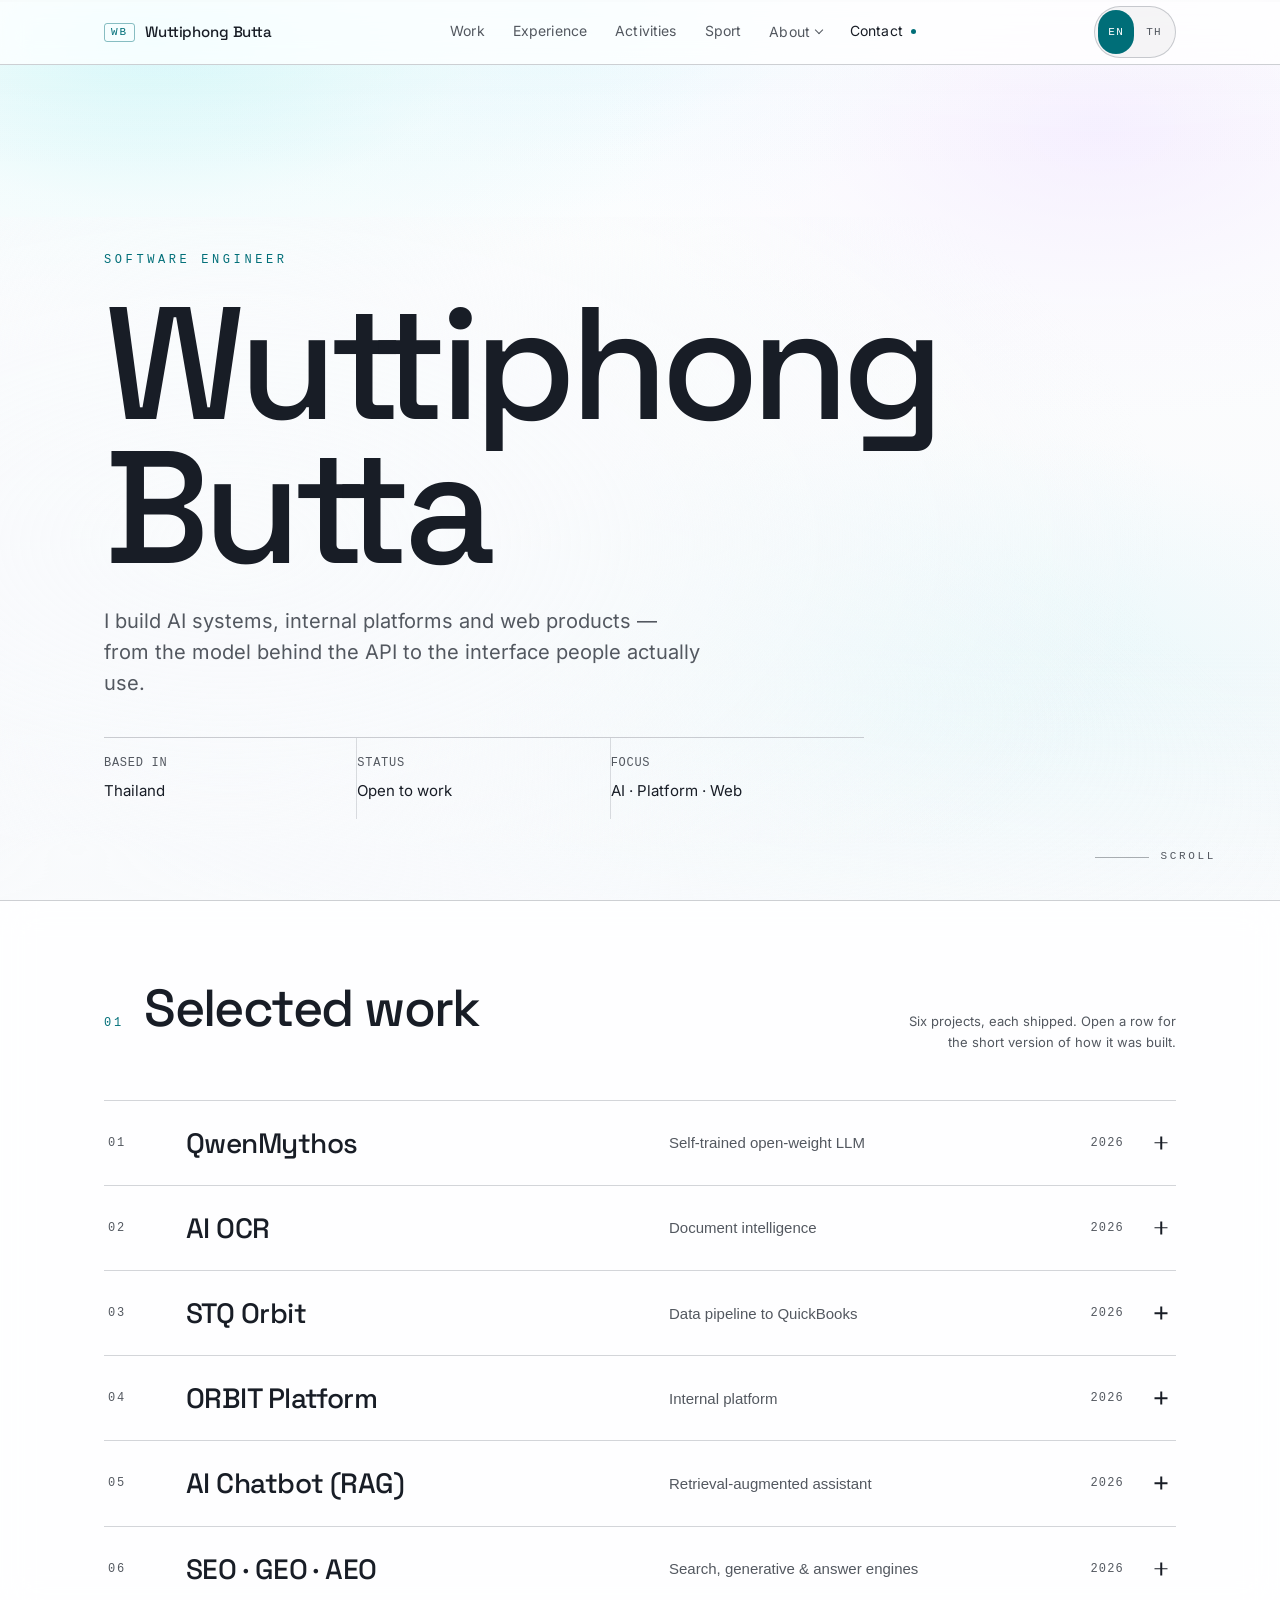
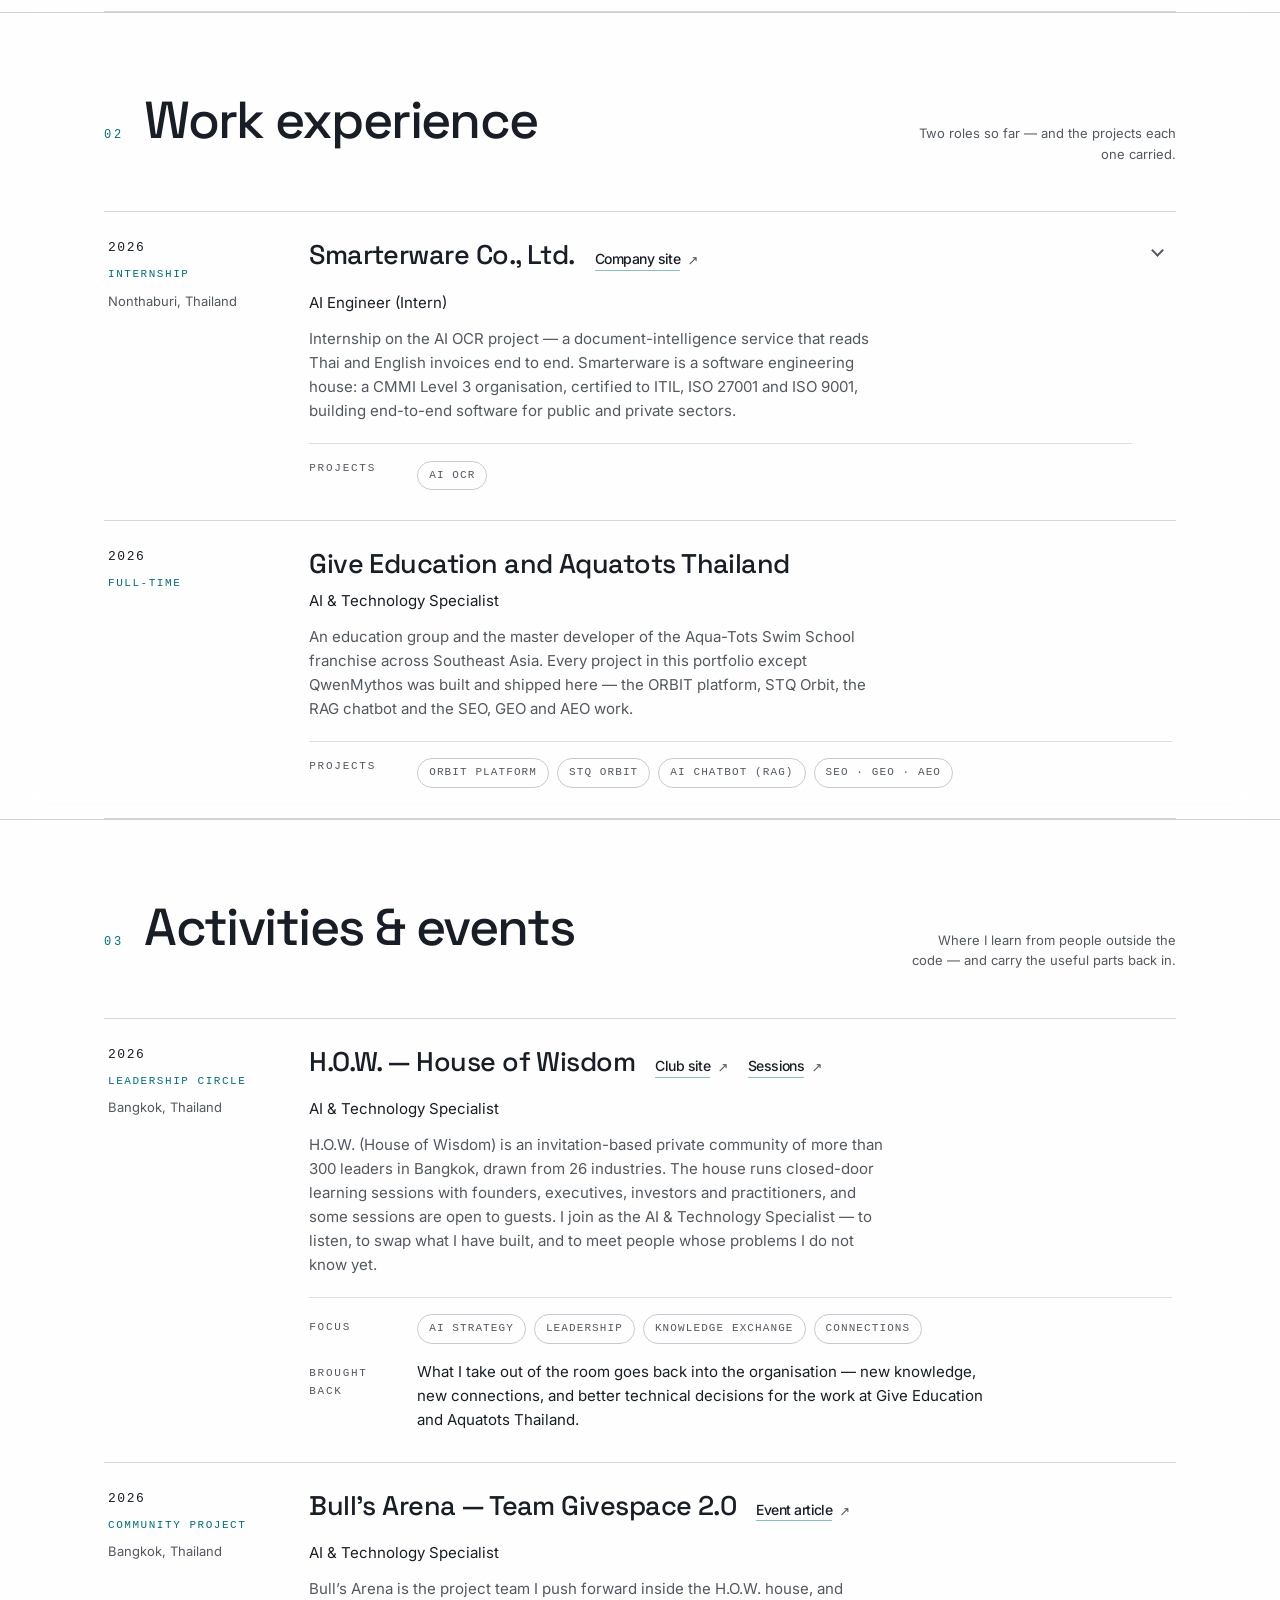
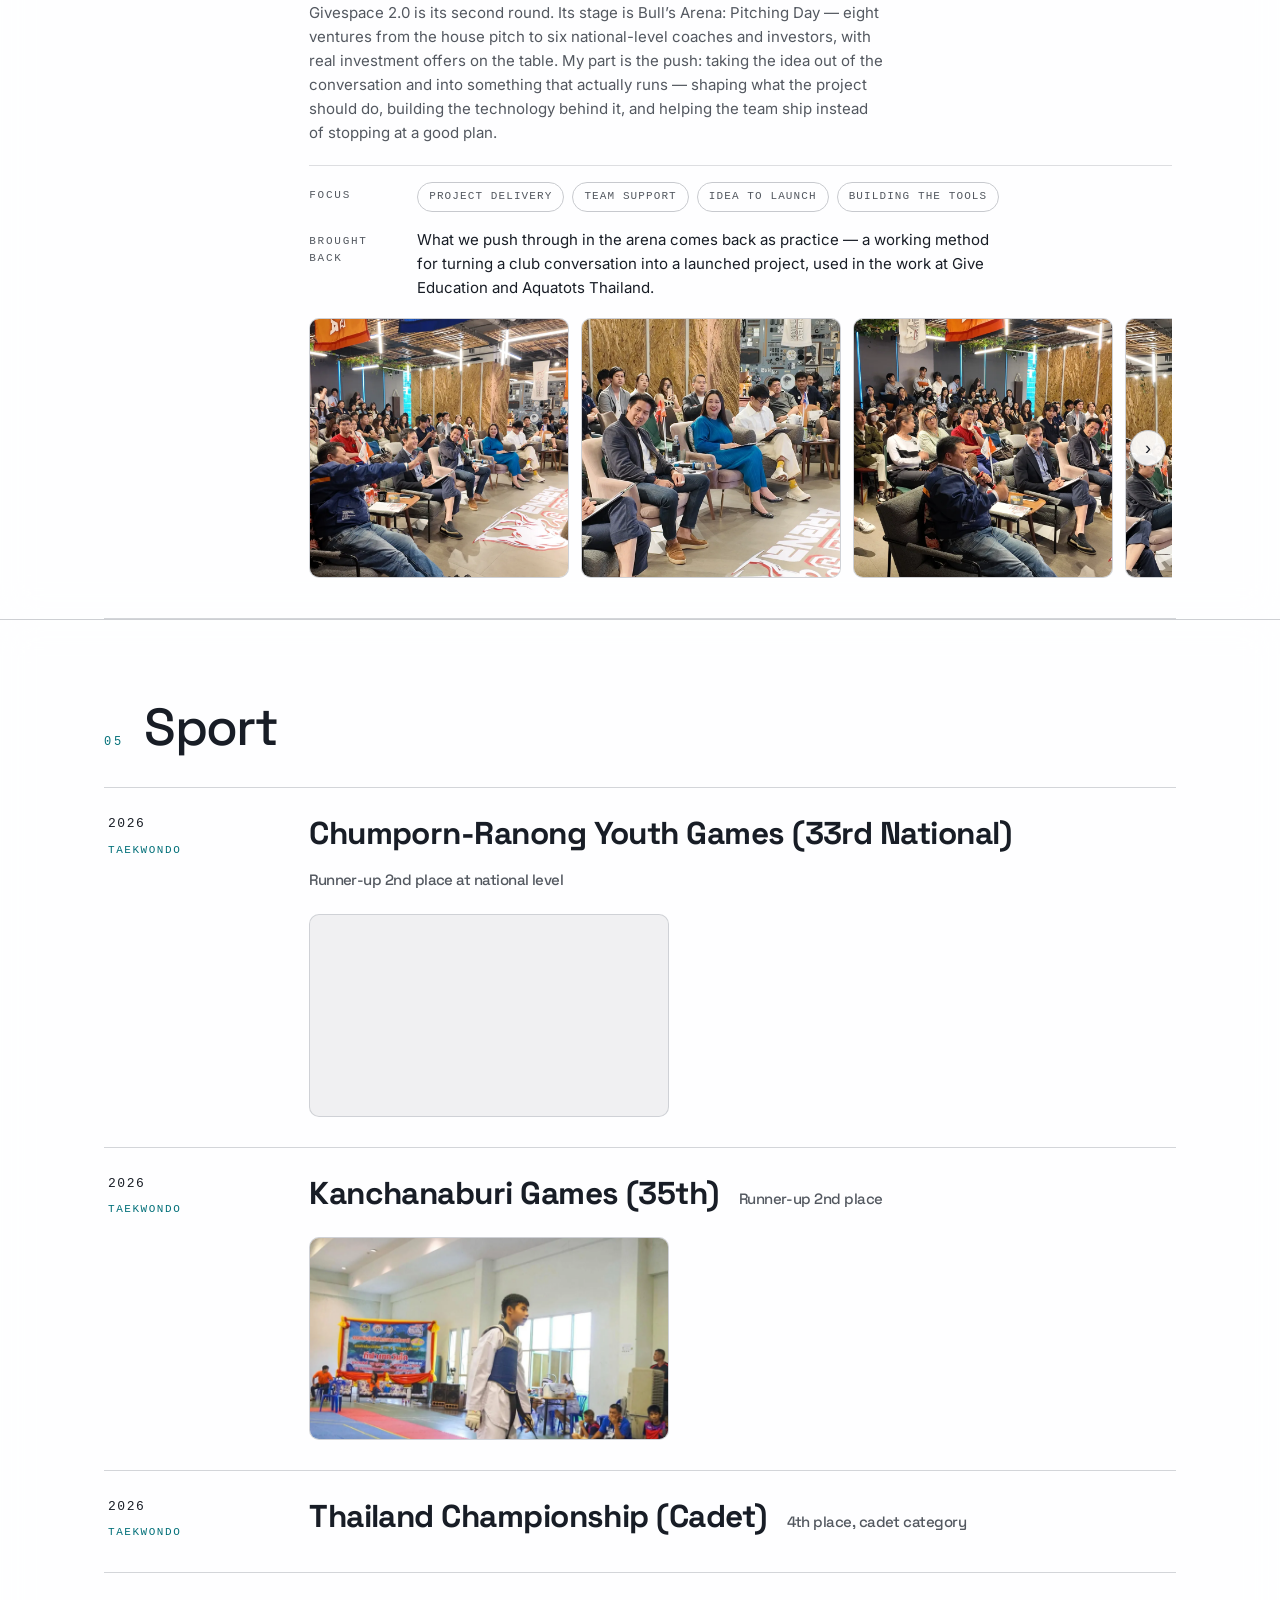
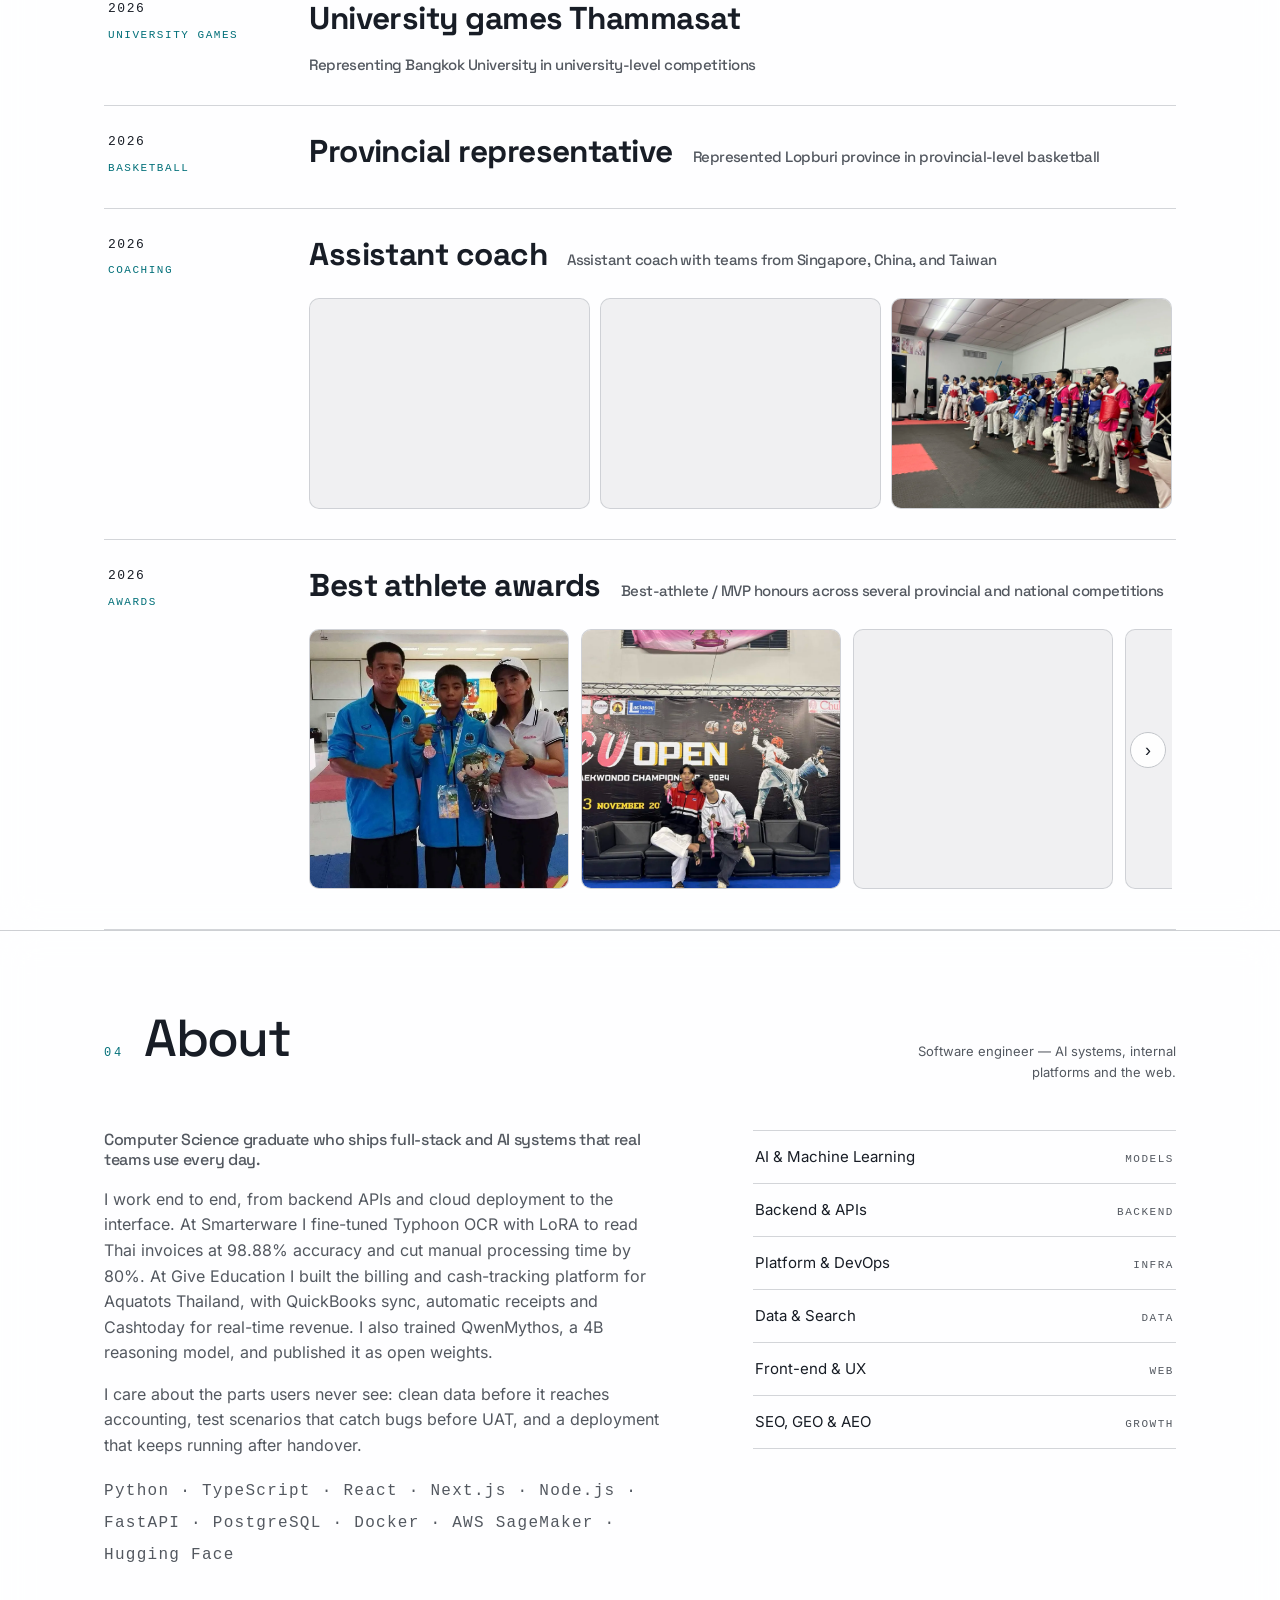
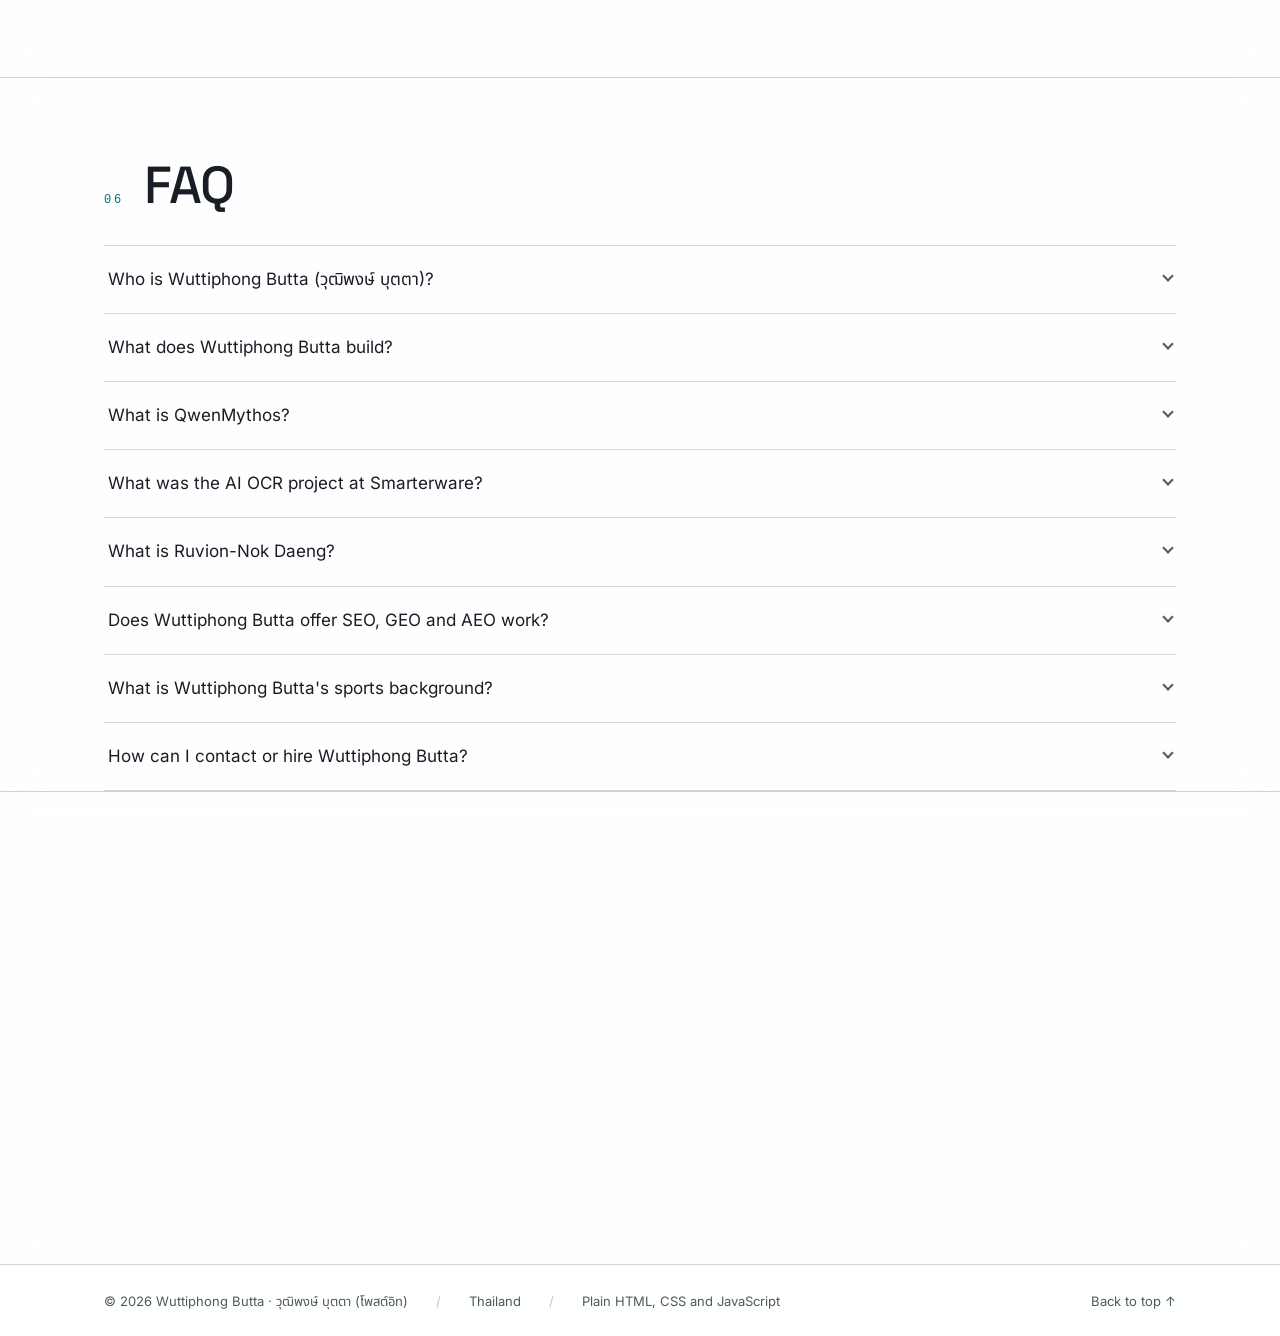
<file: index.html>
<!doctype html>
<html lang="en">
<head>
<meta charset="utf-8" />
<meta name="viewport" content="width=device-width, initial-scale=1" />
<link rel="canonical" href="https://wuttiphongbutta.netlify.app/" />
<title>Wuttiphong Butta (วุฒิพงษ์ บุตตา) — Software Engineer</title>
<meta name="description" content="Portfolio of Wuttiphong Butta (วุฒิพงษ์ บุตตา, โพสต์อิท) — AI systems, a self-trained open-weights LLM, an accounting pipeline that corrects and validates data before QuickBooks and issues receipts automatically, RAG chatbots and search visibility work across SEO, GEO and AEO." />
<meta name="author" content="Wuttiphong Butta" />
<meta name="robots" content="index, follow, max-image-preview:large" />
<meta name="theme-color" content="#f9fafc" />
<meta name="color-scheme" content="light" />
<meta property="og:type" content="profile" />
<meta property="og:site_name" content="Wuttiphong Butta" />
<meta property="og:title" content="Wuttiphong Butta (วุฒิพงษ์ บุตตา) — Software Engineer" />
<meta property="og:description" content="Portfolio of Wuttiphong Butta (วุฒิพงษ์ บุตตา, โพสต์อิท) — AI systems, a self-trained open-weights LLM, an accounting pipeline that corrects and validates data before QuickBooks and issues receipts automatically, RAG chatbots and search visibility work across SEO, GEO and AEO." />
<meta property="og:locale" content="en_US" />
<meta property="og:locale:alternate" content="th_TH" />
<meta name="twitter:card" content="summary" />
<meta name="twitter:title" content="Wuttiphong Butta (วุฒิพงษ์ บุตตา) — Software Engineer" />
<meta name="twitter:description" content="Portfolio of Wuttiphong Butta (วุฒิพงษ์ บุตตา, โพสต์อิท) — AI systems, a self-trained open-weights LLM, an accounting pipeline that corrects and validates data before QuickBooks and issues receipts automatically, RAG chatbots and search visibility work across SEO, GEO and AEO." />
<script type="application/ld+json">
{
"@context": "https://schema.org",
"@type": "Person",
"name": "Wuttiphong Butta",
  "alternateName": ["วุฒิพงษ์ บุตตา", "โพสต์อิท วุฒิพงษ์ บุตตา", "โพสต์อิท"],
"jobTitle": "Software Engineer",
  "description": "Software engineer working on AI systems, open-weights LLM training, an accounting pipeline that corrects and validates data before QuickBooks and issues receipts automatically, RAG chatbots and search visibility work across SEO, GEO and AEO.",
  "knowsAbout": [
    "Artificial Intelligence",
    "Machine Learning",
    "Large Language Models",
    "Model Fine-tuning",
    "Optical Character Recognition",
    "Retrieval-Augmented Generation",
    "Backend Engineering",
    "Platform Engineering",
    "DevOps",
    "Search Engine Optimization",
    "Generative Engine Optimization",
    "Answer Engine Optimization"
  ],
  "knowsLanguage": ["en", "th"],
  "email": "mailto:wuttiphong4work@gmail.com",
  "affiliation": [
    {
      "@type": "Organization",
      "name": "Smarterware Co., Ltd.",
      "url": "https://www.smarterware.co.th/"
    },
    {
      "@type": "Organization",
      "name": "Give Education and Aquatots Thailand"
    }
  ],
  "sameAs": [
    "https://huggingface.co/Wuttiphong23",
    "https://www.facebook.com/wuttiphong.butta.2024/",
    "https://fastwork.com/th/user/wuttiphongbutta",
    "https://www.linkedin.com/in/wuttiphong-butta",
    "https://github.com/WinnerX36"
  ],
  "founder": {
    "@type": "Organization",
    "name": "Ruvion-Nok Daeng",
    "url": "https://ruvionnokdaeng.vercel.app/"
  },
  "memberOf": {
    "@type": "Organization",
    "name": "H.O.W. — House of Wisdom, Bangkok",
    "url": "https://www.howbangkok.com/"
  }
}
</script>
<!-- head:start -->
<link rel="alternate" hreflang="en" href="https://wuttiphongbutta.netlify.app/" />
<link rel="alternate" hreflang="th" href="https://wuttiphongbutta.netlify.app/th/" />
<link rel="alternate" hreflang="x-default" href="https://wuttiphongbutta.netlify.app/" />
<script type="application/ld+json">
{
  "@context": "https://schema.org",
  "@type": "FAQPage",
  "inLanguage": "en",
  "mainEntity": [
    {
      "@type": "Question",
      "name": "Who is Wuttiphong Butta (วุฒิพงษ์ บุตตา)?",
      "acceptedAnswer": {
        "@type": "Answer",
        "text": "Wuttiphong Butta (Thai: วุฒิพงษ์ บุตตา, nickname โพสต์อิท) is a software engineer in Bangkok, Thailand. He is a Computer Science graduate of Bangkok University (2026) and works as AI & Technology Specialist at Give Education, building full-stack and AI systems."
      }
    },
    {
      "@type": "Question",
      "name": "What does Wuttiphong Butta build?",
      "acceptedAnswer": {
        "@type": "Answer",
        "text": "He builds production web apps and AI systems end to end: a billing and cash-tracking platform with QuickBooks sync for Aquatots Thailand, an AI OCR system for Thai invoices, a LINE OA chatbot, and QwenMythos, a 4B open-weight reasoning model. His stack includes React, Next.js, Node.js, FastAPI, Docker and AWS."
      }
    },
    {
      "@type": "Question",
      "name": "What is QwenMythos?",
      "acceptedAnswer": {
        "@type": "Answer",
        "text": "QwenMythos is a 4B-parameter open-weight reasoning model built by Wuttiphong Butta. It uses a looped (Recurrent-Depth) transformer fine-tuned from a Qwen base on a curated Thai reasoning dataset, and ships as safetensors and a Q4_K_M GGUF that runs locally with llama.cpp or Ollama."
      }
    },
    {
      "@type": "Question",
      "name": "What was the AI OCR project at Smarterware?",
      "acceptedAnswer": {
        "@type": "Answer",
        "text": "During his internship at Smarterware Co., Ltd. (a member of SAMART TELCOMS), Wuttiphong fine-tuned Typhoon OCR with LoRA adapters through Unsloth. The system reached 98.88% text-extraction accuracy on Thai invoices, cut manual processing time by 80%, and was deployed with FastAPI, Docker and AWS SageMaker."
      }
    },
    {
      "@type": "Question",
      "name": "What is Ruvion-Nok Daeng?",
      "acceptedAnswer": {
        "@type": "Answer",
        "text": "Ruvion-Nok Daeng is a startup founded by Wuttiphong Butta. Its website is ruvionnokdaeng.vercel.app."
      }
    },
    {
      "@type": "Question",
      "name": "Does Wuttiphong Butta offer SEO, GEO and AEO work?",
      "acceptedAnswer": {
        "@type": "Answer",
        "text": "Yes. He works as a freelance consultant on technical SEO, GEO (generative engine optimisation) and AEO (answer engine optimisation): audits, structured data and AI search intelligence tools. He takes freelance work through Fastwork and by email."
      }
    },
    {
      "@type": "Question",
      "name": "What is Wuttiphong Butta's sports background?",
      "acceptedAnswer": {
        "@type": "Answer",
        "text": "He was a rising TaeKwonDo prospect with two national podiums (runner-up at the 33rd National Youth Games and the 35th Kanchanaburi Games) and 4th place at the Thailand Championship (cadet). A left-knee injury ended his shot at the national team. He later represented Bangkok University and Lopburi province in basketball, and coached alongside teams from Singapore, China and Taiwan."
      }
    },
    {
      "@type": "Question",
      "name": "How can I contact or hire Wuttiphong Butta?",
      "acceptedAnswer": {
        "@type": "Answer",
        "text": "Email wuttiphong4work@gmail.com, or reach him on LinkedIn (linkedin.com/in/wuttiphong-butta) or Fastwork. He is open to software engineering work on AI systems, platforms and web products."
      }
    }
  ]
}
</script>
<!-- head:end -->
<link rel="stylesheet" href="assets/css/fonts.css">
<link rel="stylesheet" href="assets/css/site.css">
</head>

<body>

  <div class="aurora" aria-hidden="true"></div>
  <div class="scrim" aria-hidden="true"></div>
  <div class="progress" aria-hidden="true"><i id="progressBar"></i></div>

  <a class="skip" href="#work" data-i18n="skip">Skip to work</a>

  <header class="nav" data-od-id="site-header">
  <div class="nav-inner">
    <a class="brand" href="#top" data-od-id="brand-link">
      <span class="mark">WB</span>
      <span class="brand-name">Wuttiphong Butta</span>
    </a>
    <nav class="nav-links" id="navLinks" aria-label="Primary" data-i18n-aria="nav.primary">
      <a href="#work" data-od-id="nav-work" data-i18n="nav.work">Work</a>
      <a href="#experience" data-od-id="nav-experience" data-i18n="nav.experience">Experience</a>
      <a href="#activities" data-od-id="nav-activities" data-i18n="nav.activities">Activities</a>
      <a href="#sports" data-od-id="nav-sports" data-i18n="nav.sports">Sport</a>
      <details class="nav-drop" data-od-id="nav-about">
        <summary data-i18n="nav.about">About</summary>
        <div class="nav-drop-menu">
          <a href="#about" data-i18n="nav.aboutMe">About me</a>
          <a href="about.html" data-i18n="nav.sportStory">Sport story</a>
        </div>
      </details>
      <a href="#contact" data-od-id="nav-contact" data-i18n="nav.contact">Contact</a>
    </nav>
    <div class="nav-tools">
      <div class="lang" role="group" aria-label="Language" data-i18n-aria="nav.language" data-od-id="lang-switch">
        <button type="button" data-lang="en" aria-pressed="true">EN</button>
        <button type="button" data-lang="th" aria-pressed="false">TH</button>
      </div>
      <button class="menu-btn" type="button" id="menuBtn" aria-expanded="false" aria-controls="navLinks" data-od-id="menu-toggle">
        <span class="bars" aria-hidden="true"></span><span data-i18n="nav.menu">Menu</span>
      </button>
    </div>
  </div>
  </header>

  <main>
  <section class="hero" id="top" data-od-id="hero">
    <div class="wrap hero-inner">
      <p class="kicker" data-reveal style="--d:80ms" data-i18n="hero.kicker">Software Engineer</p>
      <h1 data-reveal style="--d:160ms">Wuttiphong<br />Butta</h1>
      <p class="sub" data-reveal style="--d:240ms" data-i18n="hero.sub">I build AI systems, internal platforms and web products — from the model behind the API to the interface people actually use.</p>
      <ul class="hero-meta" data-reveal style="--d:320ms">
        <li><span data-i18n="hero.based">Based in</span><b data-i18n="hero.city">Thailand</b></li>
        <li><span data-i18n="hero.available">Status</span><b data-i18n="hero.when">Open to work</b></li>
        <li><span data-i18n="hero.focus">Focus</span><b data-i18n="hero.focusVal">AI · Platform · Web</b></li>
      </ul>
    </div>
    <div class="scroll-cue" aria-hidden="true"><span class="cue-line"></span><span data-i18n="hero.scroll">Scroll</span></div>
  </section>

  <section class="panel" id="work" data-od-id="work-section">
    <div class="wrap">
      <div class="section-head" data-reveal>
        <span class="num">01</span>
        <h2 data-i18n="work.title">Selected work</h2>
        <p class="hint" data-i18n="work.hint">Six projects, each shipped. Open a row for the short version of how it was built.</p>
      </div>

      <div class="work-list" data-od-id="work-list">
        <article class="work-item" data-open="false" data-od-id="work-item-qwenmythos">
          <button class="work-btn" type="button" aria-expanded="false">
            <span class="work-idx">01</span>
            <span class="work-title" data-i18n="item.qwenmythos.title">QwenMythos</span>
            <span class="work-desc" data-i18n="item.qwenmythos.desc">Self-trained open-weight LLM</span>
            <span class="work-year">2026</span>
            <span class="work-toggle" aria-hidden="true"></span>
          </button>
          <div class="work-panel"><div><div class="work-detail">
            <dl>
              <div><dt data-i18n="work.role">Role</dt><dd data-i18n="item.qwenmythos.role">AI Engineer and model owner</dd></div>
              <div><dt data-i18n="work.approach">Approach</dt><dd data-i18n="item.qwenmythos.approach">Curated a Thai reasoning dataset (OpenMythos), fine-tuned a Qwen3.5 text base into a 4.2B Recurrent-Depth model, then published the safetensors weights and a Q4_K_M GGUF quantisation for a 262k context window</dd></div>
              <div><dt data-i18n="work.outcome">Outcome</dt><dd data-i18n="item.qwenmythos.outcome">Open weights anyone can download and run locally through llama.cpp or Ollama, with the training method written up in Thai</dd></div>
            </dl>
            <div class="work-tags"><span data-i18n="item.qwenmythos.t1">Qwen3.5</span><span data-i18n="item.qwenmythos.t2">Recurrent-Depth</span><span data-i18n="item.qwenmythos.t3">OpenMythos</span><span data-i18n="item.qwenmythos.t4">GGUF</span><span data-i18n="item.qwenmythos.t5">262k context</span></div>
            <div class="work-links">
              <span class="work-links-label" data-i18n="work.links">Links</span>
              <div class="work-links-list">
                <a class="work-link" href="https://huggingface.co/Wuttiphong23/qwenmythos_Version_1.0" target="_blank" rel="noopener noreferrer" data-od-id="work-link-qwenmythos-model" data-i18n-aria="item.qwenmythos.linkModelAria">
                  <span class="work-link-text" data-i18n="item.qwenmythos.linkModel">Model card</span><span class="work-link-arrow" aria-hidden="true">&#8599;</span>
                </a>
                <a class="work-link" href="https://huggingface.co/Wuttiphong23/qwenmythos_Version_1.0/tree/main" target="_blank" rel="noopener noreferrer" data-od-id="work-link-qwenmythos-files" data-i18n-aria="item.qwenmythos.linkFilesAria">
                  <span class="work-link-text" data-i18n="item.qwenmythos.linkFiles">Weights &amp; files</span><span class="work-link-arrow" aria-hidden="true">&#8599;</span>
                </a>
              </div>
            </div>
          </div></div></div>
        </article>

        <article class="work-item" data-open="false" data-od-id="work-item-ai-ocr">
          <button class="work-btn" type="button" aria-expanded="false">
            <span class="work-idx">02</span>
            <span class="work-title" data-i18n="item.aiOcr.title">AI OCR</span>
            <span class="work-desc" data-i18n="item.aiOcr.desc">Document intelligence</span>
            <span class="work-year">2026</span>
            <span class="work-toggle" aria-hidden="true"></span>
          </button>
          <div class="work-panel"><div><div class="work-detail">
            <dl>
              <div><dt data-i18n="work.role">Role</dt><dd data-i18n="item.aiOcr.role">AI Engineer</dd></div>
              <div><dt data-i18n="work.approach">Approach</dt><dd data-i18n="item.aiOcr.approach">Fine-tuned Typhoon OCR, an open-source Thai OCR model, with LoRA adapters through Unsloth, then served it with FastAPI and Docker on AWS SageMaker</dd></div>
              <div><dt data-i18n="work.outcome">Outcome</dt><dd data-i18n="item.aiOcr.outcome">98.88% text-extraction accuracy on Thai invoices and 80% less manual processing time</dd></div>
            </dl>
            <div class="work-tags"><span data-i18n="item.aiOcr.t1">Typhoon OCR</span><span data-i18n="item.aiOcr.t2">LoRA</span><span data-i18n="item.aiOcr.t3">FastAPI</span></div>
          </div></div></div>
        </article>

        <article class="work-item" data-open="false" data-od-id="work-item-stq-orbit">
          <button class="work-btn" type="button" aria-expanded="false">
            <span class="work-idx">03</span>
            <span class="work-title" data-i18n="item.stqOrbit.title">STQ Orbit</span>
            <span class="work-desc" data-i18n="item.stqOrbit.desc">Data pipeline to QuickBooks</span>
            <span class="work-year">2026</span>
            <span class="work-toggle" aria-hidden="true"></span>
          </button>
          <div class="work-panel"><div><div class="work-detail">
            <dl>
              <div><dt data-i18n="work.role">Role</dt><dd data-i18n="item.stqOrbit.role">AI &amp; Technology Specialist</dd></div>
              <div><dt data-i18n="work.approach">Approach</dt><dd data-i18n="item.stqOrbit.approach">A correction and validation layer in front of QuickBooks — every record can be edited and checked before it syncs, and receipts issue themselves once the data passes</dd></div>
              <div><dt data-i18n="work.outcome">Outcome</dt><dd data-i18n="item.stqOrbit.outcome">The accounting team spends up to 50% less time correcting data, filing receipts and chasing invoices</dd></div>
            </dl>
            <div class="work-tags"><span data-i18n="item.stqOrbit.t1">QuickBooks</span><span data-i18n="item.stqOrbit.t2">Data validation</span><span data-i18n="item.stqOrbit.t3">Receipt automation</span></div>
          </div></div></div>
        </article>

        <article class="work-item" data-open="false" data-od-id="work-item-orbit-platform">
          <button class="work-btn" type="button" aria-expanded="false">
            <span class="work-idx">04</span>
            <span class="work-title" data-i18n="item.orbit.title">ORBIT Platform</span>
            <span class="work-desc" data-i18n="item.orbit.desc">Internal platform</span>
            <span class="work-year">2026</span>
            <span class="work-toggle" aria-hidden="true"></span>
          </button>
          <div class="work-panel"><div><div class="work-detail">
            <dl>
              <div><dt data-i18n="work.role">Role</dt><dd data-i18n="item.orbit.role">AI &amp; Technology Specialist</dd></div>
              <div><dt data-i18n="work.approach">Approach</dt><dd data-i18n="item.orbit.approach">Shared services with one schema and a typed SDK, so every internal tool talks to the same data</dd></div>
              <div><dt data-i18n="work.outcome">Outcome</dt><dd data-i18n="item.orbit.outcome">Internal tools for the Give Education team built on one platform instead of separate systems</dd></div>
            </dl>
            <div class="work-tags"><span data-i18n="item.orbit.t1">TypeScript</span><span data-i18n="item.orbit.t2">Kubernetes</span><span data-i18n="item.orbit.t3">PostgreSQL</span></div>
          </div></div></div>
        </article>

        <article class="work-item" data-open="false" data-od-id="work-item-ai-chatbot-rag">
          <button class="work-btn" type="button" aria-expanded="false">
            <span class="work-idx">05</span>
            <span class="work-title" data-i18n="item.chatbot.title">AI Chatbot (RAG)</span>
            <span class="work-desc" data-i18n="item.chatbot.desc">Retrieval-augmented assistant</span>
            <span class="work-year">2026</span>
            <span class="work-toggle" aria-hidden="true"></span>
          </button>
          <div class="work-panel"><div><div class="work-detail">
            <dl>
              <div><dt data-i18n="work.role">Role</dt><dd data-i18n="item.chatbot.role">AI &amp; Technology Specialist</dd></div>
              <div><dt data-i18n="work.approach">Approach</dt><dd data-i18n="item.chatbot.approach">An AI chatbot on LINE OA for Aquatots Swimming School Pinkalo, connected to backend services and automated workflows</dd></div>
              <div><dt data-i18n="work.outcome">Outcome</dt><dd data-i18n="item.chatbot.outcome">FAQs, service information and customer support answered automatically on the channel parents already use</dd></div>
            </dl>
            <div class="work-tags"><span data-i18n="item.chatbot.t1">LINE OA</span><span data-i18n="item.chatbot.t2">RAG</span><span data-i18n="item.chatbot.t3">Automation</span></div>
          </div></div></div>
        </article>

        <article class="work-item" data-open="false" data-od-id="work-item-seo">
          <button class="work-btn" type="button" aria-expanded="false">
            <span class="work-idx">06</span>
            <span class="work-title" data-i18n="item.seo.title">SEO · GEO · AEO</span>
            <span class="work-desc" data-i18n="item.seo.desc">Search, generative &amp; answer engines</span>
            <span class="work-year">2026</span>
            <span class="work-toggle" aria-hidden="true"></span>
          </button>
          <div class="work-panel"><div><div class="work-detail">
            <dl>
              <div><dt data-i18n="work.role">Role</dt><dd data-i18n="item.seo.role">AI &amp; Technology Specialist</dd></div>
              <div><dt data-i18n="work.approach">Approach</dt><dd data-i18n="item.seo.approach">Technical SEO, GEO and AEO audits, structured data and AI search intelligence tools for automated analysis</dd></div>
              <div><dt data-i18n="work.outcome">Outcome</dt><dd data-i18n="item.seo.outcome">Better visibility and ranking trends for clients across Google and AI search, explained in plain reports</dd></div>
            </dl>
            <div class="work-tags"><span data-i18n="item.seo.t1">GEO</span><span data-i18n="item.seo.t2">AEO</span><span data-i18n="item.seo.t3">Schema.org</span></div>
          </div></div></div>
        </article>
      </div>
    </div>
  </section>

  <section class="panel" id="experience" data-od-id="experience-section">
    <div class="wrap">
      <div class="section-head" data-reveal>
        <span class="num">02</span>
        <h2 data-i18n="exp.title">Work experience</h2>
        <p class="hint" data-i18n="exp.hint">Two roles so far — and the projects each one carried.</p>
      </div>

      <ul class="exp-list" data-od-id="experience-list">
        <li class="exp-item" data-reveal style="--d:80ms" data-od-id="exp-smarterware">
          <div class="exp-meta">
            <span class="exp-period" data-i18n="exp.smarterware.period">2026</span>
            <span class="exp-type" data-i18n="exp.smarterware.type">Internship</span>
            <span class="exp-place" data-i18n="exp.smarterware.place">Nonthaburi, Thailand</span>
          </div>
          <div class="exp-main">
            <h3 class="exp-company">
              <span data-i18n="exp.smarterware.company">Smarterware Co., Ltd.</span>
              <a class="exp-site" href="https://www.smarterware.co.th/" target="_blank" rel="noopener noreferrer" data-od-id="exp-link-smarterware" data-i18n-aria="exp.smarterware.linkAria">
                <span class="exp-site-text" data-i18n="exp.smarterware.linkText">Company site</span><span class="exp-site-arrow" aria-hidden="true">&#8599;</span>
              </a>
            </h3>
            <p class="exp-role" data-i18n="exp.smarterware.role">AI Engineer (Intern)</p>
            <p class="exp-desc" data-i18n="exp.smarterware.desc">Internship on the AI OCR project — a document-intelligence service that reads Thai and English invoices end to end. Smarterware is a software engineering house: a CMMI Level 3 organisation, certified to ITIL, ISO 27001 and ISO 9001, building end-to-end software for public and private sectors.</p>
            <div class="exp-projects">
              <span class="exp-projects-label" data-i18n="exp.projects">Projects</span>
              <div class="exp-projects-list">
                <details class="exp-proj">
                  <summary><span data-i18n="item.aiOcr.title">AI OCR</span></summary>
                <div class="sport-media sport-media--strip" role="region" tabindex="0" aria-label="รูปภาพช่วงฝึกงานที่ Smarterware — เลื่อนหรือปัดเพื่อดูรูปถัดไป">
                  <img src="assets/img/experience/smarterware-certificate.webp" alt="รับเกียรติบัตรการฝึกงานจาก Smarterware Co., Ltd." loading="lazy" decoding="async">
                  <img src="assets/img/experience/smarterware-interns.webp" alt="นักศึกษาฝึกงานถือเกียรติบัตรถ่ายภาพร่วมกับทีม Smarterware" loading="lazy" decoding="async">
                  <img src="assets/img/experience/smarterware-team.webp" alt="ทีม Smarterware และนักศึกษาฝึกงานถือป้าย SMARTERWARE" loading="lazy" decoding="async">
                  <img src="assets/img/experience/smarterware-ocr-api.webp" alt="ผลลัพธ์ JSON จาก OCR API อ่านเลขที่และยอดรวมของใบแจ้งหนี้" loading="lazy" decoding="async">
                  <img src="assets/img/experience/smarterware-pipeline.webp" alt="ไฟล์ตั้งค่า data pipeline สำหรับเทรนโมเดลเลย์เอาต์เอกสาร" loading="lazy" decoding="async">
                  <img src="assets/img/experience/smarterware-training.webp" alt="หน้าจอเทรนโมเดล YOLO สำหรับตรวจจับเลย์เอาต์เอกสารบน SageMaker" loading="lazy" decoding="async">
                </div>
                </details>
              </div>
            </div>
          </div>
        </li>

        <li class="exp-item" data-reveal style="--d:160ms" data-od-id="exp-give-education">
          <div class="exp-meta">
            <span class="exp-period" data-i18n="exp.give.period">2026</span>
            <span class="exp-type" data-i18n="exp.give.type">Full-time</span>
          </div>
          <div class="exp-main">
            <h3 class="exp-company"><span data-i18n="exp.give.company">Give Education and Aquatots Thailand</span></h3>
            <p class="exp-role" data-i18n="exp.give.role">AI &amp; Technology Specialist</p>
            <p class="exp-desc" data-i18n="exp.give.desc">An education group and the master developer of the Aqua-Tots Swim School franchise across Southeast Asia. Every project in this portfolio except QwenMythos was built and shipped here — the ORBIT platform, STQ Orbit, the RAG chatbot and the SEO, GEO and AEO work.</p>
            <div class="exp-projects">
              <span class="exp-projects-label" data-i18n="exp.projects">Projects</span>
              <div class="exp-projects-list">
                <span data-i18n="item.orbit.title">ORBIT Platform</span>
                <span data-i18n="item.stqOrbit.title">STQ Orbit</span>
                <span data-i18n="item.chatbot.title">AI Chatbot (RAG)</span>
                <span data-i18n="item.seo.title">SEO · GEO · AEO</span>
              </div>
            </div>
          </div>
        </li>
      </ul>
    </div>
  </section>

  <section class="panel" id="activities" data-od-id="activities-section">
    <div class="wrap">
      <div class="section-head" data-reveal>
        <span class="num">03</span>
        <h2 data-i18n="act.title">Activities &amp; events</h2>
        <p class="hint" data-i18n="act.hint">Where I learn from people outside the code — and carry the useful parts back in.</p>
      </div>

      <ul class="act-list" data-od-id="activity-list">
        <li class="act-item" data-reveal style="--d:80ms" data-od-id="act-how">
          <div class="act-meta">
            <span class="act-period" data-i18n="act.how.period">2026</span>
            <span class="act-type" data-i18n="act.how.type">Leadership circle</span>
            <span class="act-place" data-i18n="act.how.place">Bangkok, Thailand</span>
          </div>
          <div class="act-main">
            <h3 class="act-name">
              <span data-i18n="act.how.name">H.O.W. — House of Wisdom</span>
              <a class="act-link" href="https://www.howbangkok.com/" target="_blank" rel="noopener noreferrer" data-od-id="act-link-how" data-i18n-aria="act.how.linkAria">
                <span class="act-link-text" data-i18n="act.how.linkText">Club site</span><span class="act-link-arrow" aria-hidden="true">&#8599;</span>
              </a>
              <a class="act-link" href="https://www.howbangkok.com/learning.html" target="_blank" rel="noopener noreferrer" data-od-id="act-link-how-sessions" data-i18n-aria="act.how.sessionsAria">
                <span class="act-link-text" data-i18n="act.how.sessionsText">Sessions</span><span class="act-link-arrow" aria-hidden="true">&#8599;</span>
              </a>
            </h3>
            <p class="act-role" data-i18n="act.how.role">AI &amp; Technology Specialist</p>
            <p class="act-desc" data-i18n="act.how.desc">H.O.W. (House of Wisdom) is an invitation-based private community of more than 300 leaders in Bangkok, drawn from 26 industries. The house runs closed-door learning sessions with founders, executives, investors and practitioners, and some sessions are open to guests. I join as the AI &amp; Technology Specialist — to listen, to swap what I have built, and to meet people whose problems I do not know yet.</p>
            <div class="act-detail">
              <span class="act-detail-label" data-i18n="act.focus">Focus</span>
              <div class="act-focus-list">
                <span data-i18n="act.how.f1">AI strategy</span>
                <span data-i18n="act.how.f2">Leadership</span>
                <span data-i18n="act.how.f3">Knowledge exchange</span>
                <span data-i18n="act.how.f4">Connections</span>
              </div>
              <span class="act-detail-label" data-i18n="act.bringBack">Brought back</span>
              <p class="act-back" data-i18n="act.how.back">What I take out of the room goes back into the organisation — new knowledge, new connections, and better technical decisions for the work at Give Education and Aquatots Thailand.</p>
            </div>
          </div>
        </li>

<li class="act-item" data-reveal style="--d:160ms" data-od-id="act-bulls-arena">
          <div class="act-meta">
            <span class="act-period" data-i18n="act.bulls.period">2026</span>
            <span class="act-type" data-i18n="act.bulls.type">Community project</span>
            <span class="act-place" data-i18n="act.bulls.place">Bangkok, Thailand</span>
          </div>
          <div class="act-main">
            <h3 class="act-name">
              <span data-i18n="act.bulls.name">Bull&rsquo;s Arena — Team Givespace 2.0</span>
              <a class="act-link" href="https://creativetalkconference.com/8-pitching-techniques-win-investors-bulls-arena/" target="_blank" rel="noopener noreferrer" data-od-id="act-link-bulls-arena" data-i18n-aria="act.bulls.linkAria">
                <span class="act-link-text" data-i18n="act.bulls.linkText">Event article</span><span class="act-link-arrow" aria-hidden="true">&#8599;</span>
              </a>
            </h3>
            <p class="act-role" data-i18n="act.bulls.role">AI & Technology Specialist</p>
            <p class="act-desc" data-i18n="act.bulls.desc">Bull&rsquo;s Arena is the project team I push forward inside the H.O.W. house, and Givespace 2.0 is its second round. Its stage is Bull&rsquo;s Arena: Pitching Day — eight ventures from the house pitch to six national-level coaches and investors, with real investment offers on the table. My part is the push: taking the idea out of the conversation and into something that actually runs — shaping what the project should do, building the technology behind it, and helping the team ship instead of stopping at a good plan.</p>
            <div class="act-detail">
              <span class="act-detail-label" data-i18n="act.focus">Focus</span>
              <div class="act-focus-list">
                <span data-i18n="act.bulls.f1">Project delivery</span>
                <span data-i18n="act.bulls.f2">Team support</span>
                <span data-i18n="act.bulls.f3">Idea to launch</span>
                <span data-i18n="act.bulls.f4">Building the tools</span>
              </div>
              <span class="act-detail-label" data-i18n="act.bringBack">Brought back</span>
              <p class="act-back" data-i18n="act.bulls.back">What we push through in the arena comes back as practice — a working method for turning a club conversation into a launched project, used in the work at Give Education and Aquatots Thailand.</p>
            </div>
            <div class="sport-media sport-media--strip" role="region" tabindex="0" aria-label="รูปภาพงาน Bull’s Arena: Pitching Day — เลื่อนหรือปัดเพื่อดูรูปถัดไป">
              <img src="assets/img/activities/how-1.webp" alt="โค้ชยกมือถามผู้พิชระหว่างงาน Bull’s Arena: Pitching Day" loading="lazy" decoding="async">
              <img src="assets/img/activities/how-2.webp" alt="คณะโค้ชและนักลงทุนนั่งฟังการพิชในงาน Bull’s Arena" loading="lazy" decoding="async">
              <img src="assets/img/activities/how-3.webp" alt="ผู้เข้าร่วมเต็มห้องในงาน Bull’s Arena: Pitching Day" loading="lazy" decoding="async">
              <img src="assets/img/activities/how-4.webp" alt="พิธีกรดำเนินรายการบนเวที Bull’s Arena ต่อหน้าผู้เข้าร่วม" loading="lazy" decoding="async">
            </div>
          </div>
        </li>

      </ul>
    </div>
  </section>

  <section class="panel" id="sports" data-od-id="sports-section">
    <div class="wrap">
      <div class="section-head" data-reveal>
        <span class="num">05</span>
        <h2 data-i18n="sports.title">Sport</h2>
      </div>

      <ul class="sport-list">
        <li class="sport-item" data-reveal style="--d:80ms">
          <div class="sport-meta">
            <span class="sport-period" data-i18n="sports.period1">2026</span>
            <span class="sport-type" data-i18n="sports.type1">TaeKwonDo</span>
          </div>
          <div class="sport-main">
            <h3 class="sport-name" data-i18n="sports.name1">Chumporn-Ranong Youth Games (33rd National)</h3>
            <p class="sport-desc" data-i18n="sports.desc1">Runner-up 2nd place at national level</p>
            <figure class="sport-media sport-media--single">
              <img src="assets/img/sports/chumporn-ranong-33rd.webp" alt="เหรียญรางวัลและเกียรติบัตรเทควันโด กีฬาเยาวชนแห่งชาติ ครั้งที่ 33 ชุมพร-ระนอง" loading="lazy" decoding="async">
            </figure>
          </div>
        </li>

        <li class="sport-item" data-reveal style="--d:160ms">
          <div class="sport-meta">
            <span class="sport-period" data-i18n="sports.period2">2026</span>
            <span class="sport-type" data-i18n="sports.type2">TaeKwonDo</span>
          </div>
          <div class="sport-main">
            <h3 class="sport-name" data-i18n="sports.name2">Kanchanaburi Games (35th)</h3>
            <p class="sport-desc" data-i18n="sports.desc2">Runner-up 2nd place</p>
            <figure class="sport-media sport-media--single">
              <img src="assets/img/sports/kanchanaburi-35th.webp" alt="นักกีฬาเทควันโดในชุดป้องกันยืนบนสนามแข่ง กาญจนบุรีเกมส์ ครั้งที่ 35" loading="lazy" decoding="async">
            </figure>
          </div>
        </li>

        <li class="sport-item" data-reveal style="--d:240ms">
          <div class="sport-meta">
            <span class="sport-period" data-i18n="sports.period3">2026</span>
            <span class="sport-type" data-i18n="sports.type3">TaeKwonDo</span>
          </div>
          <div class="sport-main">
            <h3 class="sport-name" data-i18n="sports.name3">Thailand Championship (Cadet)</h3>
            <p class="sport-desc" data-i18n="sports.desc3">4th place, cadet category</p>
          </div>
        </li>

        <li class="sport-item" data-reveal style="--d:320ms">
          <div class="sport-meta">
            <span class="sport-period" data-i18n="sports.period4">2026</span>
            <span class="sport-type" data-i18n="sports.type4">University games</span>
          </div>
          <div class="sport-main">
            <h3 class="sport-name" data-i18n="sports.name4">University games Thammasat</h3>
            <p class="sport-desc" data-i18n="sports.desc4">Representing Bangkok University in university-level competitions</p>
          </div>
        </li>

        <li class="sport-item" data-reveal style="--d:400ms">
          <div class="sport-meta">
            <span class="sport-period" data-i18n="sports.period5">2026</span>
            <span class="sport-type" data-i18n="sports.type5">Basketball</span>
          </div>
          <div class="sport-main">
            <h3 class="sport-name" data-i18n="sports.name5">Provincial representative</h3>
            <p class="sport-desc" data-i18n="sports.desc5">Represented Lopburi province in provincial-level basketball</p>
          </div>
        </li>

        <li class="sport-item" data-reveal style="--d:1040ms">
          <div class="sport-meta">
            <span class="sport-period" data-i18n="sports.period13">2026</span>
            <span class="sport-type" data-i18n="sports.type13">Coaching</span>
          </div>
          <div class="sport-main">
            <h3 class="sport-name" data-i18n="sports.name13">Assistant coach</h3>
            <p class="sport-desc" data-i18n="sports.desc13">Assistant coach with teams from Singapore, China, and Taiwan</p>
            <div class="sport-media">
              <img src="assets/img/sports/coaching-role-1.webp" alt="ฝึกซ้อมเทควันโดกับทีมจากต่างประเทศ — ผู้ฝึกสอนให้จังหวะการเตะ" loading="lazy" decoding="async">
              <img src="assets/img/sports/coaching-role-2.webp" alt="บรรยายและให้คำแนะนำนักกีฬาในโรงยิมเทควันโด" loading="lazy" decoding="async">
              <img src="assets/img/sports/coaching-role-3.webp" alt="นักกีฬาเข้าแถวซ้อมในชุดป้องกันครบเซ็ต" loading="lazy" decoding="async">
            </div>
          </div>
        </li>

        <li class="sport-item" data-reveal style="--d:1200ms">
          <div class="sport-meta">
            <span class="sport-period" data-i18n="sports.period15">2026</span>
            <span class="sport-type" data-i18n="sports.type15">Awards</span>
          </div>
          <div class="sport-main">
            <h3 class="sport-name" data-i18n="sports.name15">Best athlete awards</h3>
            <p class="sport-desc" data-i18n="sports.desc15">Best-athlete / MVP honours across several provincial and national competitions</p>
            <div class="sport-media sport-media--strip" role="region" tabindex="0" aria-label="รูปภาพรางวัลนักกีฬาดีเด่น — เลื่อนหรือปัดเพื่อดูรูปถัดไป">
              <img src="assets/img/sports/best-athlete-1.webp" alt="นักกีฬาดีเด่นถือเหรียญรางวัลและมาสคอต ถ่ายคู่กับผู้ฝึกสอน" loading="lazy" decoding="async">
              <img src="assets/img/sports/best-athlete-2.webp" alt="นักกีฬาสองคนถือเหรียญและถ้วยรางวัลหน้างาน CU Open Taekwondo Championship 2024" loading="lazy" decoding="async">
              <img src="assets/img/sports/best-athlete-3.webp" alt="นักกีฬารับเกียรติบัตรพร้อมมาสคอตบนเวทีพิธีมอบรางวัล" loading="lazy" decoding="async">
              <img src="assets/img/sports/best-athlete-4.webp" alt="นักกีฬาและผู้ฝึกสอนถ่ายภาพหมู่บนเวทีโครงการ Sports Hero ประจำปี 2560" loading="lazy" decoding="async">
              <img src="assets/img/sports/best-athlete-5.webp" alt="พิธีมอบเหรียญรางวัลบนแท่นรับรางวัลในการแข่งขันเทควันโด" loading="lazy" decoding="async">
              <img src="assets/img/sports/best-athlete-6.webp" alt="การแข่งขันเทควันโดช่วงต่อสู้จริงบนสนาม" loading="lazy" decoding="async">
            </div>
          </div>
        </li>
      </ul>
    </div>
  </section>

  <section class="panel" id="about" data-od-id="about-section">
    <div class="wrap">
      <div class="section-head" data-reveal>
        <span class="num">04</span>
        <h2 data-i18n="about.title">About</h2>
        <p class="hint" data-i18n="about.hint">Software engineer — AI systems, internal platforms and the web.</p>
      </div>
      <div class="about-grid">
        <div class="about-body" data-reveal style="--d:80ms">
          <p class="about-lead" data-i18n="about.lead">Computer Science graduate who ships full-stack and AI systems that real teams use every day.</p>
          <p data-i18n="about.p1">I work end to end, from backend APIs and cloud deployment to the interface. At Smarterware I fine-tuned Typhoon OCR with LoRA to read Thai invoices at 98.88% accuracy and cut manual processing time by 80%. At Give Education I built the billing and cash-tracking platform for Aquatots Thailand, with QuickBooks sync, automatic receipts and Cashtoday for real-time revenue. I also trained QwenMythos, a 4B reasoning model, and published it as open weights.</p>
          <p data-i18n="about.p2">I care about the parts users never see: clean data before it reaches accounting, test scenarios that catch bugs before UAT, and a deployment that keeps running after handover.</p>
          <p class="tool-row" data-i18n="about.tools">Python · TypeScript · React · Next.js · Node.js · FastAPI · PostgreSQL · Docker · AWS SageMaker · Hugging Face</p>
        </div>
        <div data-reveal style="--d:160ms">
          <ul class="cap-list">
            <li><span data-i18n="cap.1">AI &amp; Machine Learning</span><em data-i18n="cap.1t">Models</em></li>
            <li><span data-i18n="cap.2">Backend &amp; APIs</span><em data-i18n="cap.2t">Backend</em></li>
            <li><span data-i18n="cap.3">Platform &amp; DevOps</span><em data-i18n="cap.3t">Infra</em></li>
            <li><span data-i18n="cap.4">Data &amp; Search</span><em data-i18n="cap.4t">Data</em></li>
            <li><span data-i18n="cap.5">Front-end &amp; UX</span><em data-i18n="cap.5t">Web</em></li>
            <li><span data-i18n="cap.6">SEO, GEO &amp; AEO</span><em data-i18n="cap.6t">Growth</em></li>
          </ul>
        </div>
      </div>
    </div>
  </section>

  <!-- faq:start -->
  <section class="panel" id="faq" data-od-id="faq-section">
    <div class="wrap">
      <div class="section-head" data-reveal>
        <span class="num">06</span>
        <h2 data-i18n="faq.title">FAQ</h2>
      </div>
      <div class="faq-list">
        <details class="faq-item">
          <summary data-i18n="faq.q1">Who is Wuttiphong Butta (วุฒิพงษ์ บุตตา)?</summary>
          <p data-i18n="faq.a1">Wuttiphong Butta (Thai: วุฒิพงษ์ บุตตา, nickname โพสต์อิท) is a software engineer in Bangkok, Thailand. He is a Computer Science graduate of Bangkok University (2026) and works as AI &amp; Technology Specialist at Give Education, building full-stack and AI systems.</p>
        </details>
        <details class="faq-item">
          <summary data-i18n="faq.q2">What does Wuttiphong Butta build?</summary>
          <p data-i18n="faq.a2">He builds production web apps and AI systems end to end: a billing and cash-tracking platform with QuickBooks sync for Aquatots Thailand, an AI OCR system for Thai invoices, a LINE OA chatbot, and QwenMythos, a 4B open-weight reasoning model. His stack includes React, Next.js, Node.js, FastAPI, Docker and AWS.</p>
        </details>
        <details class="faq-item">
          <summary data-i18n="faq.q3">What is QwenMythos?</summary>
          <p data-i18n="faq.a3">QwenMythos is a 4B-parameter open-weight reasoning model built by Wuttiphong Butta. It uses a looped (Recurrent-Depth) transformer fine-tuned from a Qwen base on a curated Thai reasoning dataset, and ships as safetensors and a Q4_K_M GGUF that runs locally with llama.cpp or Ollama.</p>
        </details>
        <details class="faq-item">
          <summary data-i18n="faq.q4">What was the AI OCR project at Smarterware?</summary>
          <p data-i18n="faq.a4">During his internship at Smarterware Co., Ltd. (a member of SAMART TELCOMS), Wuttiphong fine-tuned Typhoon OCR with LoRA adapters through Unsloth. The system reached 98.88% text-extraction accuracy on Thai invoices, cut manual processing time by 80%, and was deployed with FastAPI, Docker and AWS SageMaker.</p>
        </details>
        <details class="faq-item">
          <summary data-i18n="faq.q5">What is Ruvion-Nok Daeng?</summary>
          <p data-i18n="faq.a5">Ruvion-Nok Daeng is a startup founded by Wuttiphong Butta. Its website is ruvionnokdaeng.vercel.app.</p>
        </details>
        <details class="faq-item">
          <summary data-i18n="faq.q6">Does Wuttiphong Butta offer SEO, GEO and AEO work?</summary>
          <p data-i18n="faq.a6">Yes. He works as a freelance consultant on technical SEO, GEO (generative engine optimisation) and AEO (answer engine optimisation): audits, structured data and AI search intelligence tools. He takes freelance work through Fastwork and by email.</p>
        </details>
        <details class="faq-item">
          <summary data-i18n="faq.q7">What is Wuttiphong Butta&#x27;s sports background?</summary>
          <p data-i18n="faq.a7">He was a rising TaeKwonDo prospect with two national podiums (runner-up at the 33rd National Youth Games and the 35th Kanchanaburi Games) and 4th place at the Thailand Championship (cadet). A left-knee injury ended his shot at the national team. He later represented Bangkok University and Lopburi province in basketball, and coached alongside teams from Singapore, China and Taiwan.</p>
        </details>
        <details class="faq-item">
          <summary data-i18n="faq.q8">How can I contact or hire Wuttiphong Butta?</summary>
          <p data-i18n="faq.a8">Email wuttiphong4work@gmail.com, or reach him on LinkedIn (linkedin.com/in/wuttiphong-butta) or Fastwork. He is open to software engineering work on AI systems, platforms and web products.</p>
        </details>
      </div>
    </div>
  </section>
  <!-- faq:end -->

  <section class="panel contact" id="contact" data-od-id="contact-section">
    <div class="wrap">
      <p class="kicker" data-reveal data-i18n="contact.kicker">05 — Contact</p>
      <h2 data-reveal style="--d:80ms" data-i18n="contact.title">Let’s build something that works.</h2>
      <p data-reveal style="--d:160ms" data-i18n="contact.body">Open to software engineering work on AI systems, platforms and web products. Tell me what you are building and where it is stuck.</p>
      <a class="btn" href="mailto:wuttiphong4work@gmail.com" data-od-id="contact-cta" data-reveal style="--d:240ms">
        wuttiphong4work@gmail.com
        <svg viewBox="0 0 16 16" fill="none" aria-hidden="true"><path d="M2 8h11M9 4l4 4-4 4" stroke="currentColor" stroke-width="1.5" stroke-linecap="round" stroke-linejoin="round"/></svg>
      </a>
      <div class="contact-links" data-reveal style="--d:320ms">
        <a class="exp-site" href="assets/Resume_WuttiphongButta.pdf" target="_blank" rel="noopener" type="application/pdf"><span class="exp-site-text">Resume (PDF)</span><span class="exp-site-arrow" aria-hidden="true">&#8599;</span></a>
        <a class="exp-site" href="https://www.linkedin.com/in/wuttiphong-butta" target="_blank" rel="me noopener noreferrer"><span class="exp-site-text">LinkedIn</span><span class="exp-site-arrow" aria-hidden="true">&#8599;</span></a>
        <a class="exp-site" href="https://github.com/WinnerX36" target="_blank" rel="me noopener noreferrer"><span class="exp-site-text">GitHub</span><span class="exp-site-arrow" aria-hidden="true">&#8599;</span></a>
        <a class="exp-site" href="https://ruvionnokdaeng.vercel.app/" target="_blank" rel="me noopener noreferrer"><span class="exp-site-text">Ruvion-Nok Daeng (startup)</span><span class="exp-site-arrow" aria-hidden="true">&#8599;</span></a>
        <a class="exp-site" href="https://fastwork.com/th/user/wuttiphongbutta" target="_blank" rel="me noopener noreferrer"><span class="exp-site-text">Fastwork</span><span class="exp-site-arrow" aria-hidden="true">&#8599;</span></a>
        <a class="exp-site" href="https://www.facebook.com/wuttiphong.butta.2024/" target="_blank" rel="me noopener noreferrer"><span class="exp-site-text">Facebook</span><span class="exp-site-arrow" aria-hidden="true">&#8599;</span></a>
        <a class="exp-site" href="https://huggingface.co/Wuttiphong23" target="_blank" rel="me noopener noreferrer"><span class="exp-site-text">Hugging Face</span><span class="exp-site-arrow" aria-hidden="true">&#8599;</span></a>
      </div>
    </div>
  </section>
  </main>

  <footer data-od-id="site-footer">
  <div class="foot-inner">
    <span>© 2026 Wuttiphong Butta · <span lang="th">วุฒิพงษ์ บุตตา (โพสต์อิท)</span></span>
    <span class="sep">/</span>
    <span data-i18n="foot.city">Thailand</span>
    <span class="sep">/</span>
    <span data-i18n="foot.render">Plain HTML, CSS and JavaScript</span>
    <a class="push" href="#top" data-od-id="back-to-top" data-i18n="foot.top">Back to top ↑</a>
  </div>
  </footer>

<script src="assets/js/core.js" defer></script>
<script src="assets/js/faq-i18n.js" defer></script>
<script src="assets/js/i18n.js" defer></script>
<script src="assets/js/site.js" defer></script>
</body>
</html>
</file>
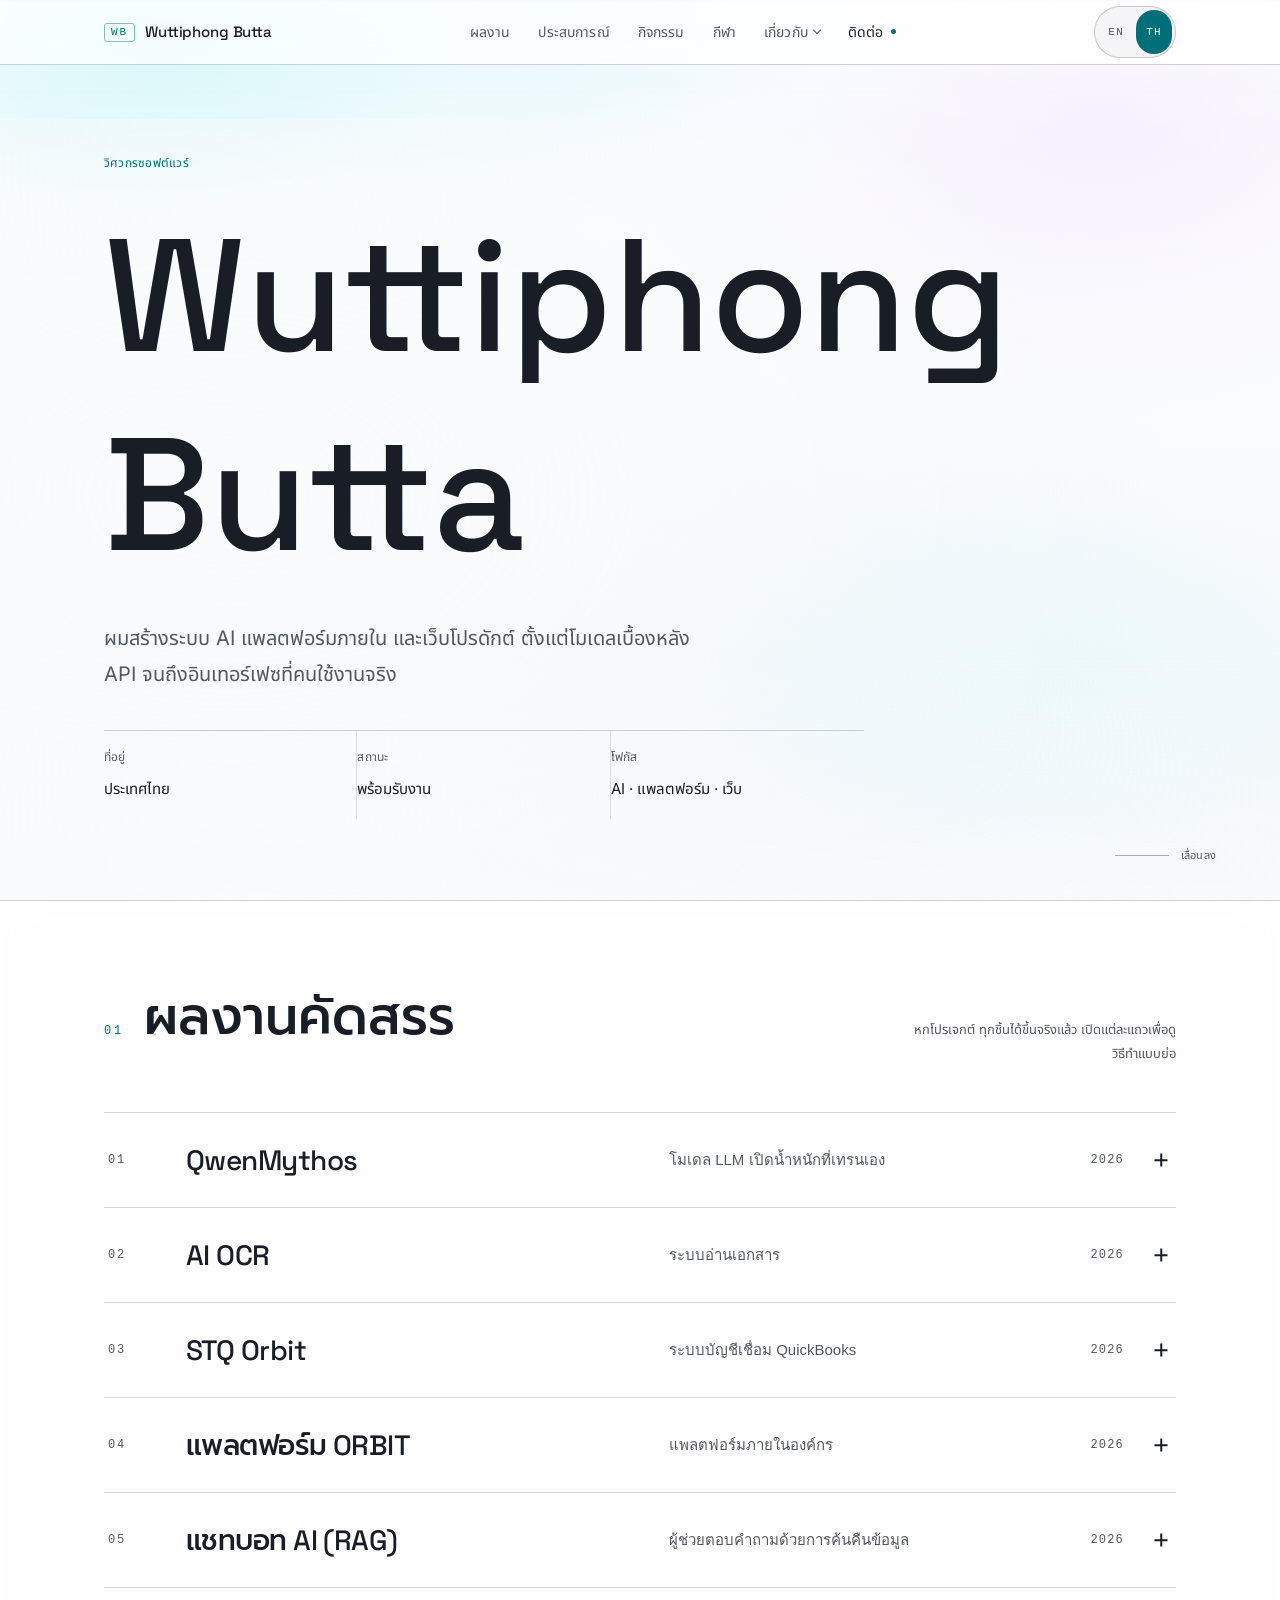
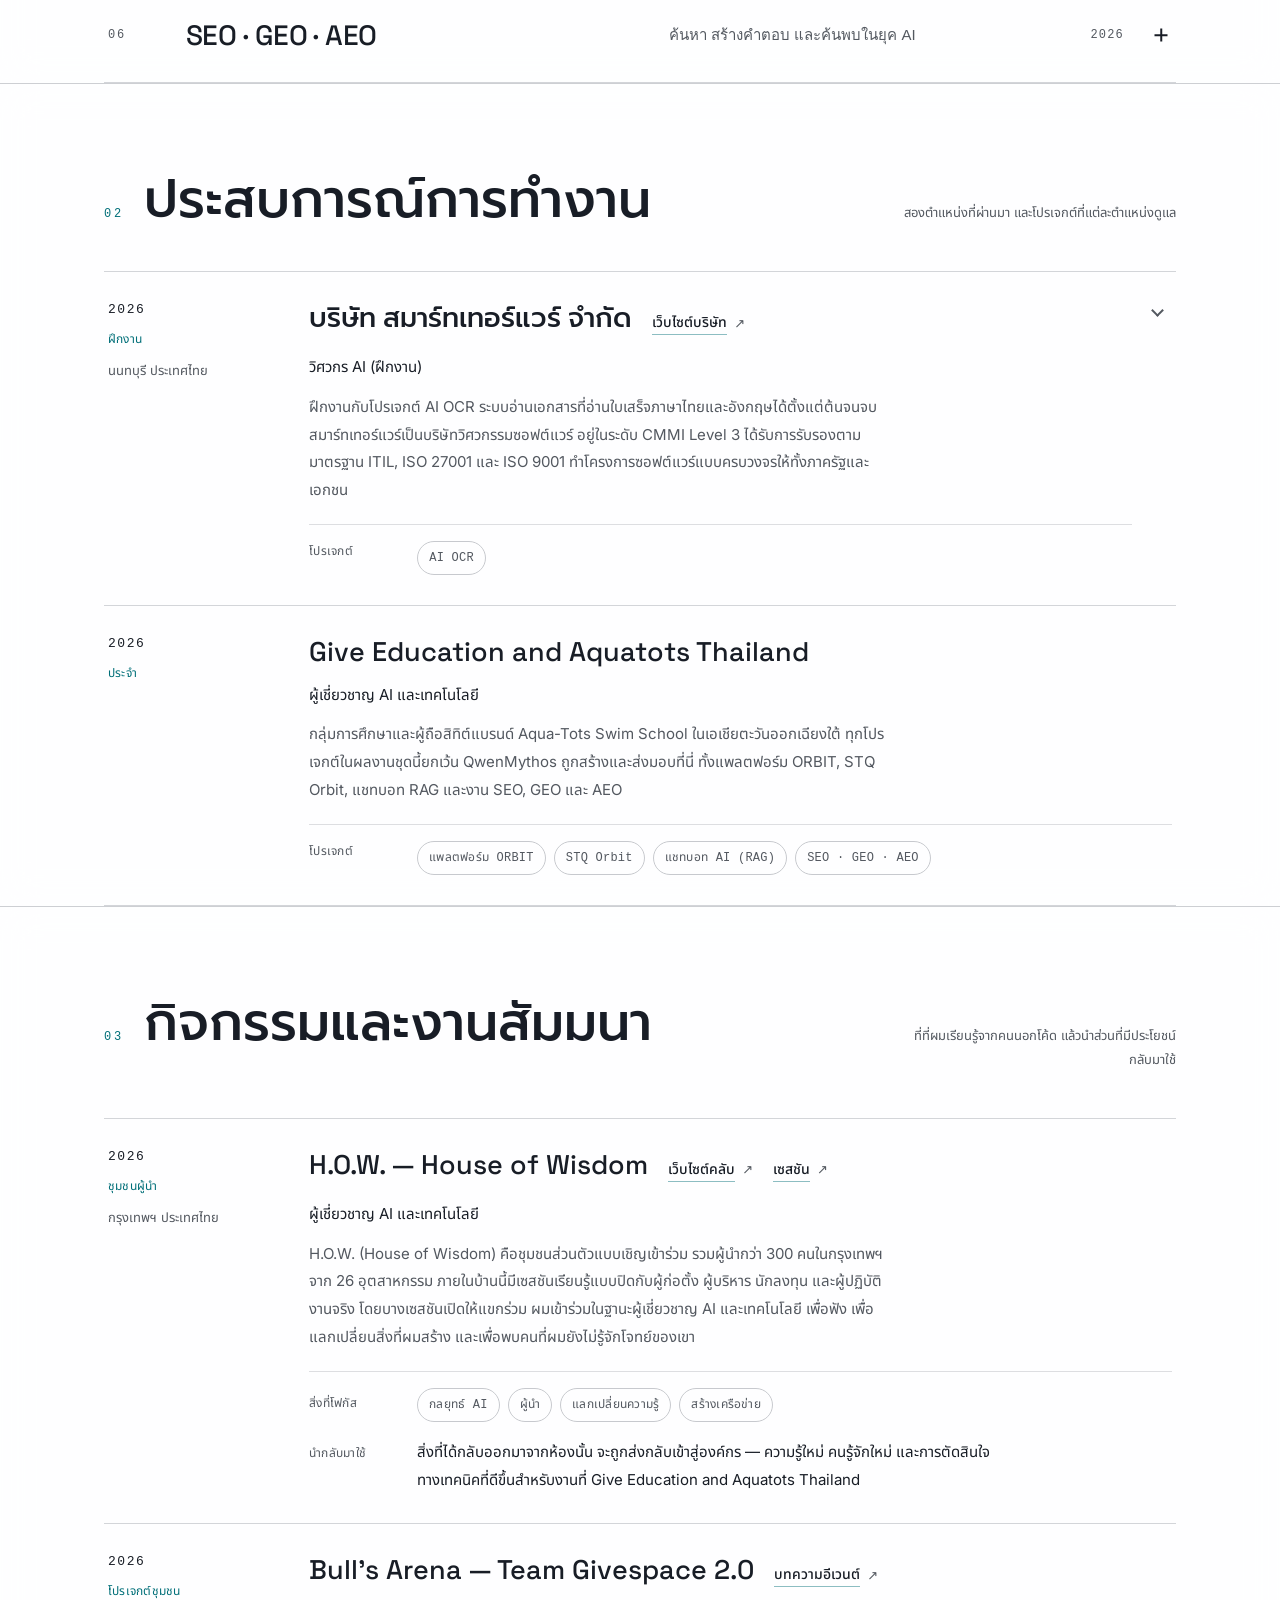
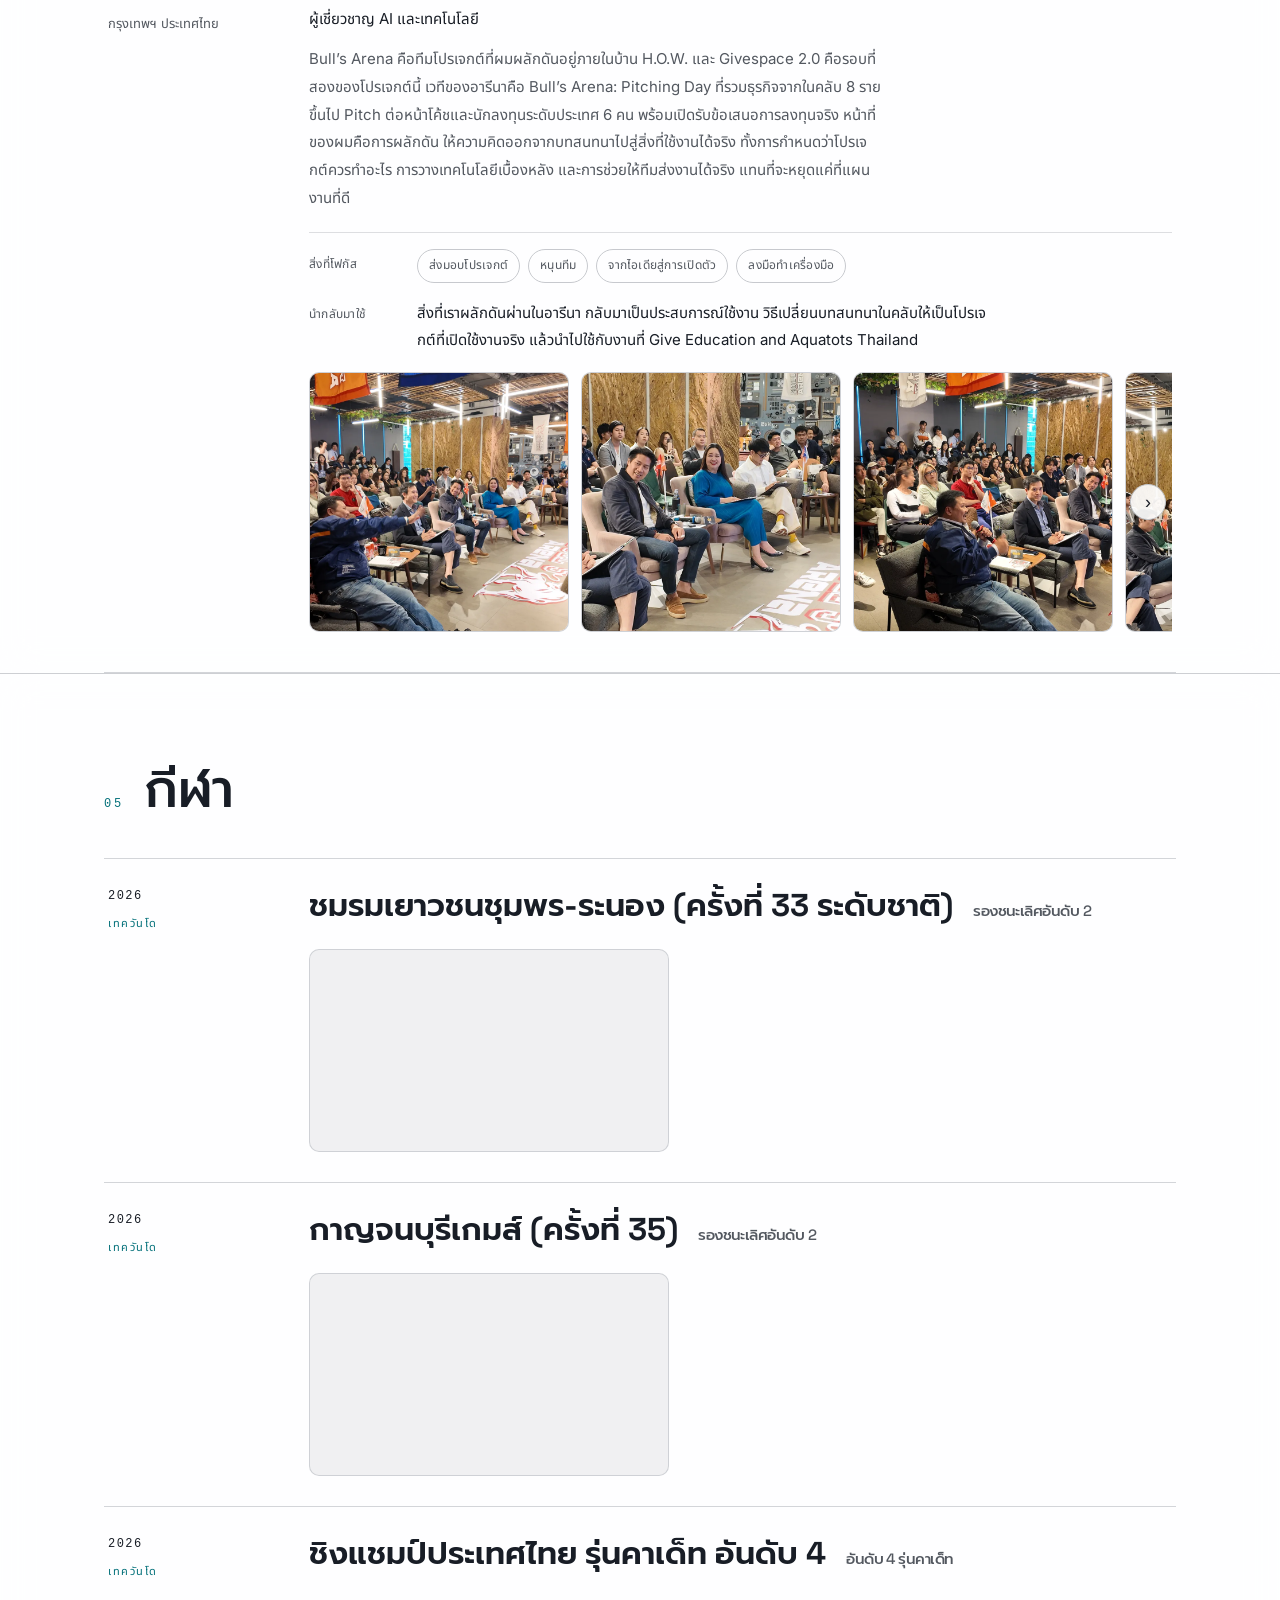
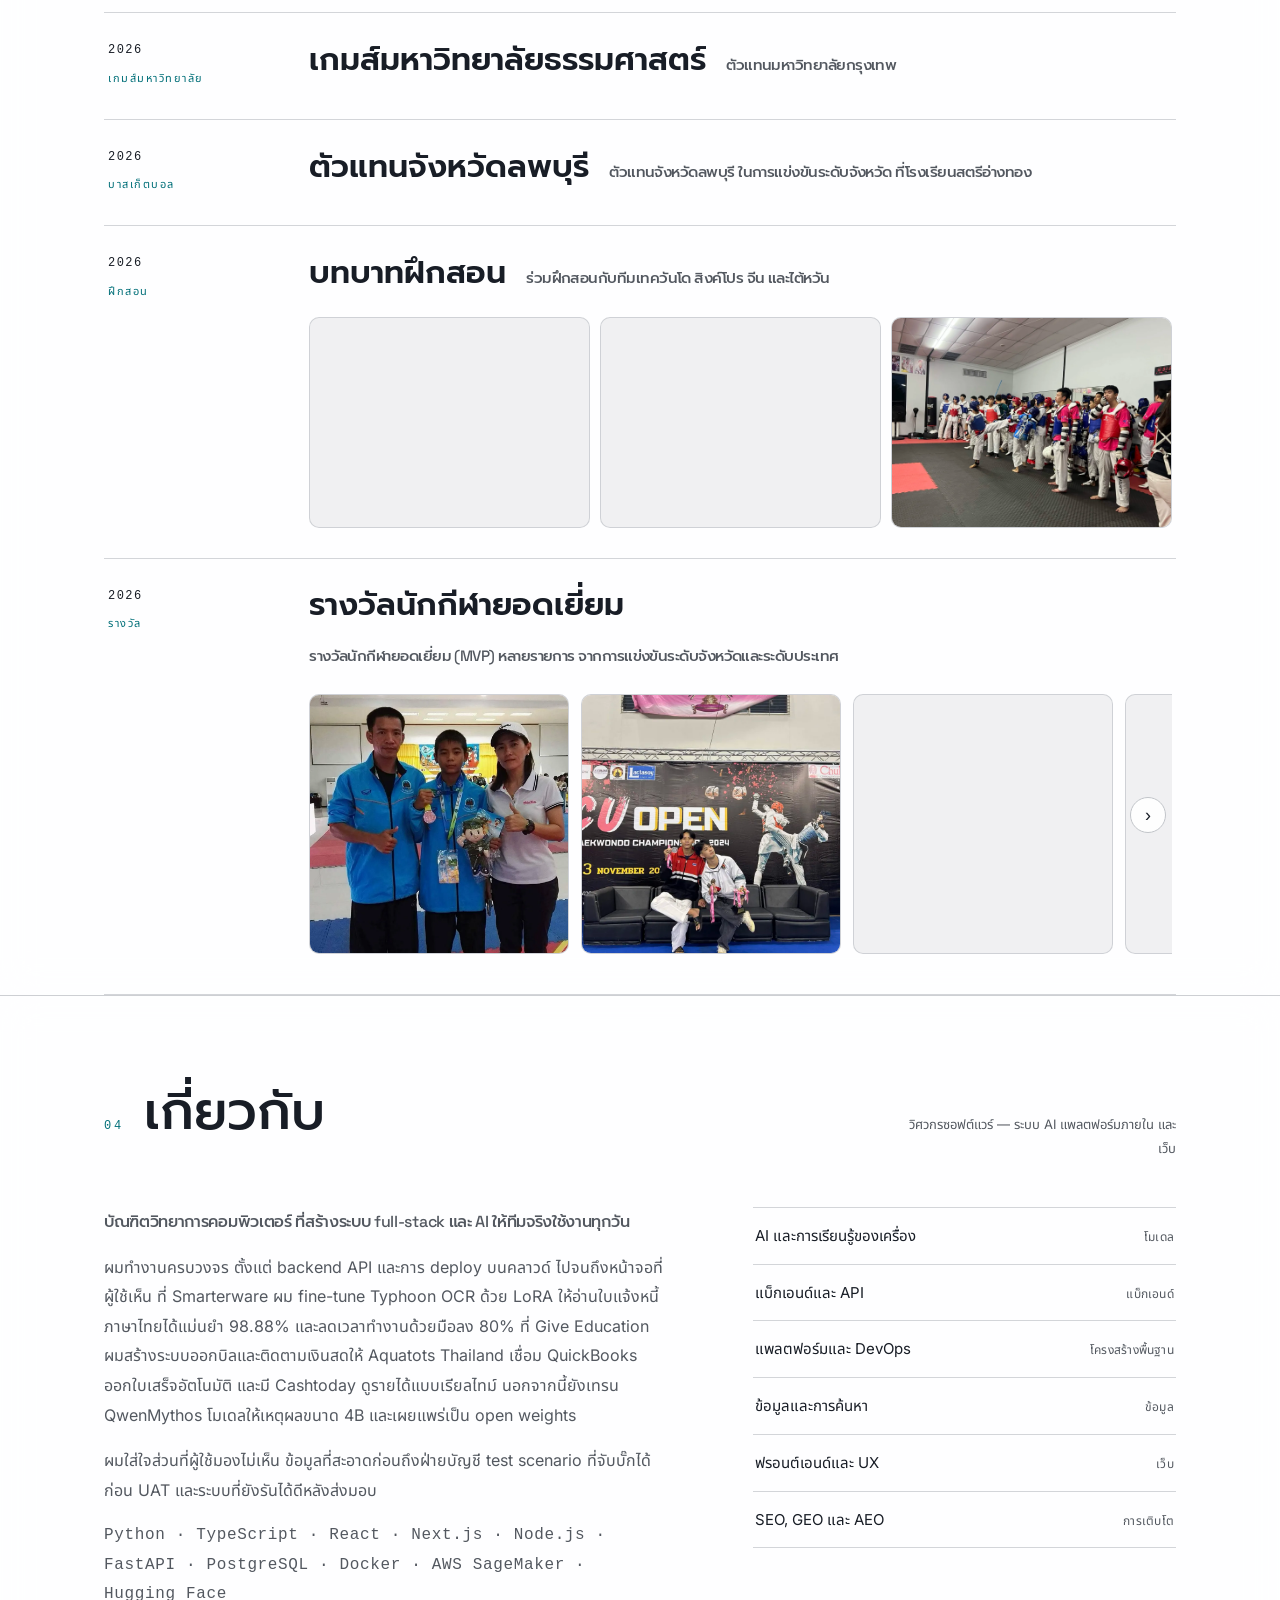
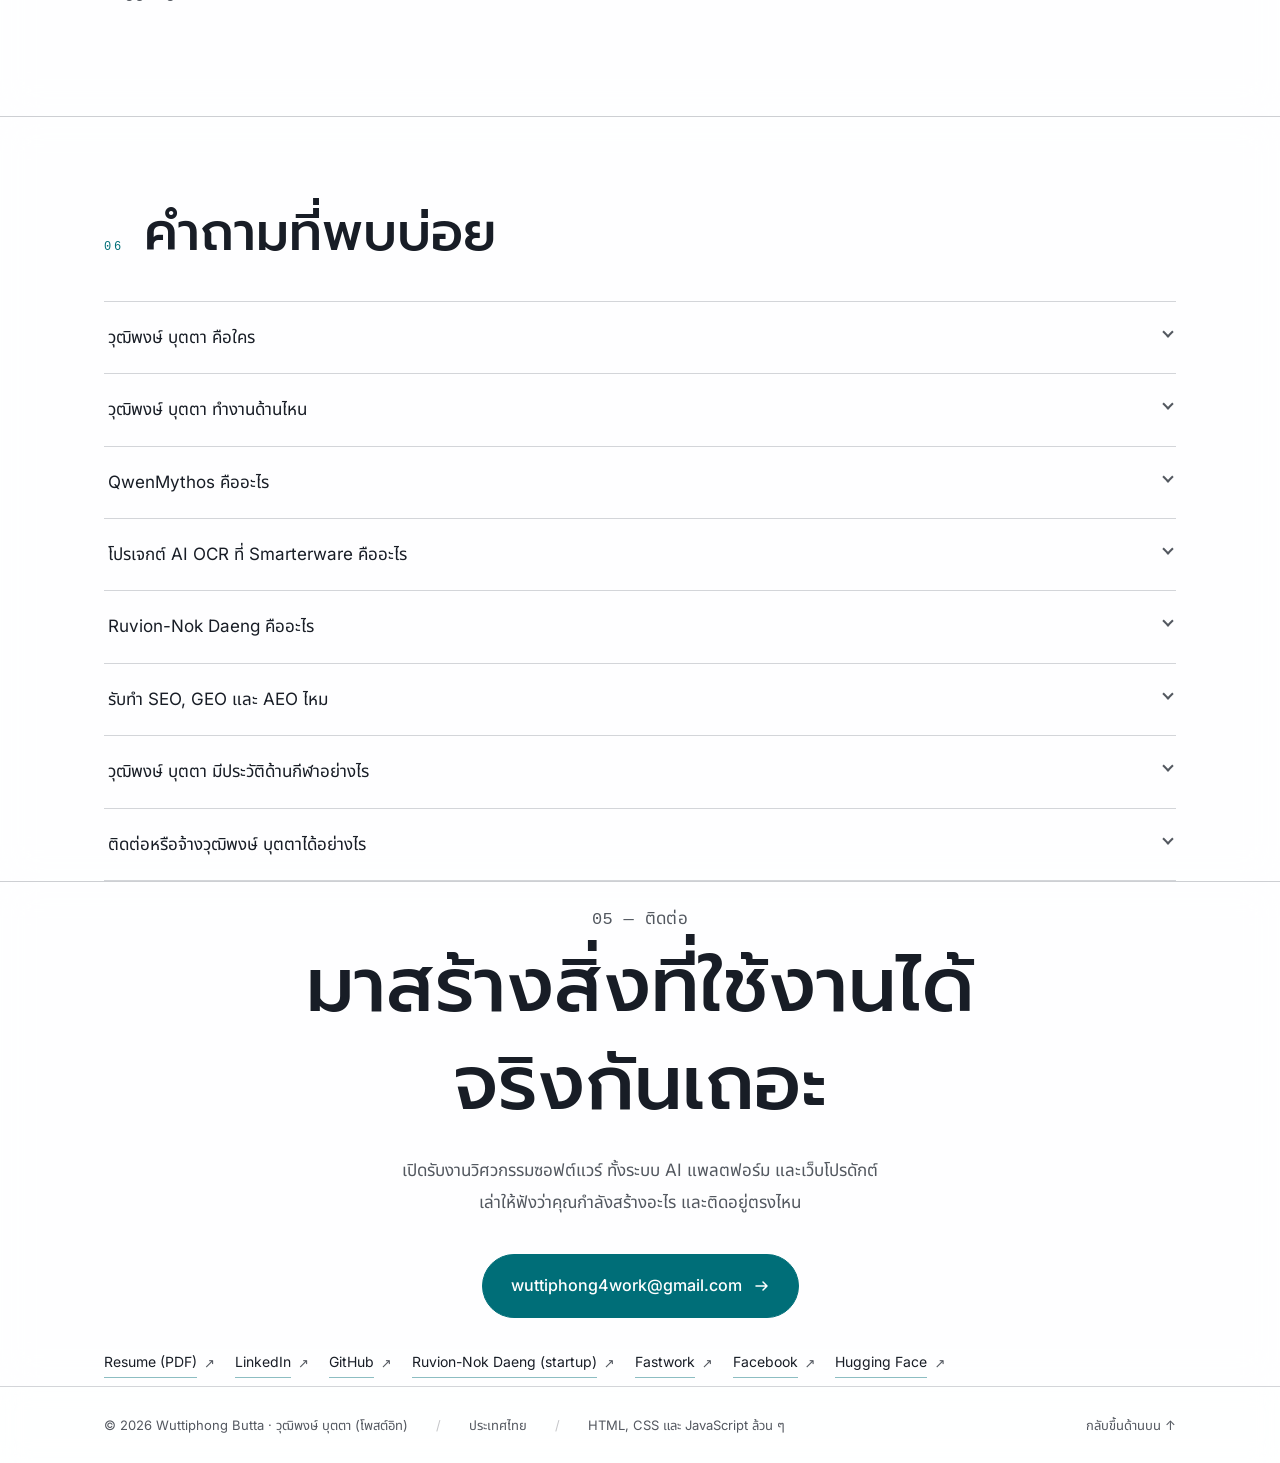
<file: th/index.html>
<!doctype html>
<!-- Generated by tools/build.py from index.html. Do not edit. -->
<html lang="th" data-lang="th">
<head>
<meta charset="utf-8" />
<meta name="viewport" content="width=device-width, initial-scale=1" />
<link rel="canonical" href="https://wuttiphongbutta.netlify.app/th/" />
<title>วุฒิพงษ์ บุตตา (โพสต์อิท) — วิศวกรซอฟต์แวร์ | Wuttiphong Butta</title>
<meta name="description" content="ผลงานของ วุฒิพงษ์ บุตตา (โพสต์อิท, Wuttiphong Butta) — ระบบ AI โมเดล LLM เปิดน้ำหนักที่เทรนเอง ระบบที่แก้ไขและตรวจสอบข้อมูลก่อนส่งเข้า QuickBooks และออกใบเสร็จอัตโนมัติ แชทบอท RAG และงานค้นหาแบบ SEO, GEO และ AEO" />
<meta name="author" content="Wuttiphong Butta" />
<meta name="robots" content="index, follow, max-image-preview:large" />
<meta name="theme-color" content="#f9fafc" />
<meta name="color-scheme" content="light" />
<meta property="og:type" content="profile" />
<meta property="og:site_name" content="Wuttiphong Butta" />
<meta property="og:title" content="วุฒิพงษ์ บุตตา (โพสต์อิท) — วิศวกรซอฟต์แวร์ | Wuttiphong Butta" />
<meta property="og:description" content="ผลงานของ วุฒิพงษ์ บุตตา (โพสต์อิท, Wuttiphong Butta) — ระบบ AI โมเดล LLM เปิดน้ำหนักที่เทรนเอง ระบบที่แก้ไขและตรวจสอบข้อมูลก่อนส่งเข้า QuickBooks และออกใบเสร็จอัตโนมัติ แชทบอท RAG และงานค้นหาแบบ SEO, GEO และ AEO" />
<meta property="og:locale" content="th_TH" />
<meta property="og:locale:alternate" content="en_US" />
<meta name="twitter:card" content="summary" />
<meta name="twitter:title" content="วุฒิพงษ์ บุตตา (โพสต์อิท) — วิศวกรซอฟต์แวร์ | Wuttiphong Butta" />
<meta name="twitter:description" content="ผลงานของ วุฒิพงษ์ บุตตา (โพสต์อิท, Wuttiphong Butta) — ระบบ AI โมเดล LLM เปิดน้ำหนักที่เทรนเอง ระบบที่แก้ไขและตรวจสอบข้อมูลก่อนส่งเข้า QuickBooks และออกใบเสร็จอัตโนมัติ แชทบอท RAG และงานค้นหาแบบ SEO, GEO และ AEO" />
<script type="application/ld+json">
{
"@context": "https://schema.org",
"@type": "Person",
"name": "Wuttiphong Butta",
  "alternateName": ["วุฒิพงษ์ บุตตา", "โพสต์อิท วุฒิพงษ์ บุตตา", "โพสต์อิท"],
"jobTitle": "Software Engineer",
  "description": "Software engineer working on AI systems, open-weights LLM training, an accounting pipeline that corrects and validates data before QuickBooks and issues receipts automatically, RAG chatbots and search visibility work across SEO, GEO and AEO.",
  "knowsAbout": [
    "Artificial Intelligence",
    "Machine Learning",
    "Large Language Models",
    "Model Fine-tuning",
    "Optical Character Recognition",
    "Retrieval-Augmented Generation",
    "Backend Engineering",
    "Platform Engineering",
    "DevOps",
    "Search Engine Optimization",
    "Generative Engine Optimization",
    "Answer Engine Optimization"
  ],
  "knowsLanguage": ["en", "th"],
  "email": "mailto:wuttiphong4work@gmail.com",
  "affiliation": [
    {
      "@type": "Organization",
      "name": "Smarterware Co., Ltd.",
      "url": "https://www.smarterware.co.th/"
    },
    {
      "@type": "Organization",
      "name": "Give Education and Aquatots Thailand"
    }
  ],
  "sameAs": [
    "https://huggingface.co/Wuttiphong23",
    "https://www.facebook.com/wuttiphong.butta.2024/",
    "https://fastwork.com/th/user/wuttiphongbutta",
    "https://www.linkedin.com/in/wuttiphong-butta",
    "https://github.com/WinnerX36"
  ],
  "founder": {
    "@type": "Organization",
    "name": "Ruvion-Nok Daeng",
    "url": "https://ruvionnokdaeng.vercel.app/"
  },
  "memberOf": {
    "@type": "Organization",
    "name": "H.O.W. — House of Wisdom, Bangkok",
    "url": "https://www.howbangkok.com/"
  }
}
</script>
<!-- head:start -->
<link rel="alternate" hreflang="en" href="https://wuttiphongbutta.netlify.app/" />
<link rel="alternate" hreflang="th" href="https://wuttiphongbutta.netlify.app/th/" />
<link rel="alternate" hreflang="x-default" href="https://wuttiphongbutta.netlify.app/" />
<script type="application/ld+json">
{
  "@context": "https://schema.org",
  "@type": "FAQPage",
  "inLanguage": "th",
  "mainEntity": [
    {
      "@type": "Question",
      "name": "วุฒิพงษ์ บุตตา คือใคร",
      "acceptedAnswer": {
        "@type": "Answer",
        "text": "วุฒิพงษ์ บุตตา (Wuttiphong Butta) ชื่อเล่นโพสต์อิท เป็นวิศวกรซอฟต์แวร์ในกรุงเทพฯ จบวิทยาการคอมพิวเตอร์ มหาวิทยาลัยกรุงเทพ ปี 2026 ปัจจุบันเป็น AI & Technology Specialist ที่ Give Education สร้างระบบ full-stack และระบบ AI"
      }
    },
    {
      "@type": "Question",
      "name": "วุฒิพงษ์ บุตตา ทำงานด้านไหน",
      "acceptedAnswer": {
        "@type": "Answer",
        "text": "สร้างเว็บแอปและระบบ AI ที่ใช้งานจริงครบวงจร ได้แก่ ระบบออกบิลและติดตามเงินสดที่เชื่อม QuickBooks ให้ Aquatots Thailand ระบบ AI OCR อ่านใบแจ้งหนี้ภาษาไทย แชทบอท LINE OA และ QwenMythos โมเดลให้เหตุผลขนาด 4B แบบ open weights ใช้ React, Next.js, Node.js, FastAPI, Docker และ AWS"
      }
    },
    {
      "@type": "Question",
      "name": "QwenMythos คืออะไร",
      "acceptedAnswer": {
        "@type": "Answer",
        "text": "QwenMythos คือโมเดลให้เหตุผลขนาด 4B แบบ open weights ที่วุฒิพงษ์ บุตตาสร้างเอง ใช้สถาปัตยกรรม Looped (Recurrent-Depth) Transformer ปรับจูนจาก Qwen ด้วยชุดข้อมูลการให้เหตุผลภาษาไทย เผยแพร่ทั้งไฟล์ safetensors และ GGUF แบบ Q4_K_M รันบนเครื่องตัวเองได้ผ่าน llama.cpp หรือ Ollama"
      }
    },
    {
      "@type": "Question",
      "name": "โปรเจกต์ AI OCR ที่ Smarterware คืออะไร",
      "acceptedAnswer": {
        "@type": "Answer",
        "text": "ช่วงฝึกงานที่ Smarterware Co., Ltd. (บริษัทในเครือ SAMART TELCOMS) วุฒิพงษ์ปรับจูน Typhoon OCR ด้วย LoRA ผ่าน Unsloth ระบบอ่านข้อความจากใบแจ้งหนี้ภาษาไทยได้แม่นยำ 98.88% ลดเวลาทำงานด้วยมือลง 80% และ deploy ด้วย FastAPI, Docker และ AWS SageMaker"
      }
    },
    {
      "@type": "Question",
      "name": "Ruvion-Nok Daeng คืออะไร",
      "acceptedAnswer": {
        "@type": "Answer",
        "text": "Ruvion-Nok Daeng คือสตาร์ทอัพที่วุฒิพงษ์ บุตตาเป็นผู้ก่อตั้ง เว็บไซต์คือ ruvionnokdaeng.vercel.app"
      }
    },
    {
      "@type": "Question",
      "name": "รับทำ SEO, GEO และ AEO ไหม",
      "acceptedAnswer": {
        "@type": "Answer",
        "text": "รับ วุฒิพงษ์รับงานฟรีแลนซ์ด้าน SEO เชิงเทคนิค GEO (การทำให้ AI ค้นเจอ) และ AEO (การทำให้ได้เป็นคำตอบ) ทั้งตรวจเว็บ ใส่ข้อมูลโครงสร้าง และเครื่องมือวิเคราะห์การค้นหาด้วย AI ติดต่อได้ทาง Fastwork หรืออีเมล"
      }
    },
    {
      "@type": "Question",
      "name": "วุฒิพงษ์ บุตตา มีประวัติด้านกีฬาอย่างไร",
      "acceptedAnswer": {
        "@type": "Answer",
        "text": "เคยเป็นดาวรุ่งเทควันโด ขึ้นโพเดียมระดับชาติ 2 ครั้ง (รองชนะเลิศกีฬาเยาวชนแห่งชาติครั้งที่ 33 และกาญจนบุรีเกมส์ครั้งที่ 35) และอันดับ 4 ชิงแชมป์ประเทศไทยรุ่นคาเด็ต อาการบาดเจ็บที่เข่าซ้ายทำให้พลาดโอกาสติดทีมชาติ ภายหลังเป็นตัวแทนมหาวิทยาลัยกรุงเทพ ตัวแทนจังหวัดลพบุรีในบาสเกตบอล และเป็นผู้ช่วยโค้ชให้ทีมจากสิงคโปร์ จีน และไต้หวัน"
      }
    },
    {
      "@type": "Question",
      "name": "ติดต่อหรือจ้างวุฒิพงษ์ บุตตาได้อย่างไร",
      "acceptedAnswer": {
        "@type": "Answer",
        "text": "อีเมล wuttiphong4work@gmail.com หรือติดต่อทาง LinkedIn (linkedin.com/in/wuttiphong-butta) และ Fastwork เปิดรับงานวิศวกรรมซอฟต์แวร์ด้านระบบ AI แพลตฟอร์ม และเว็บ"
      }
    }
  ]
}
</script>
<!-- head:end -->
<link rel="stylesheet" href="../assets/css/fonts.css">
<link rel="stylesheet" href="../assets/css/site.css">
</head>

<body>

  <div class="aurora" aria-hidden="true"></div>
  <div class="scrim" aria-hidden="true"></div>
  <div class="progress" aria-hidden="true"><i id="progressBar"></i></div>

  <a class="skip" href="#work" data-i18n="skip">ข้ามไปยังผลงาน</a>

  <header class="nav" data-od-id="site-header">
  <div class="nav-inner">
    <a class="brand" href="#top" data-od-id="brand-link">
      <span class="mark">WB</span>
      <span class="brand-name">Wuttiphong Butta</span>
    </a>
    <nav class="nav-links" id="navLinks" aria-label="Primary" data-i18n-aria="nav.primary">
      <a href="#work" data-od-id="nav-work" data-i18n="nav.work">ผลงาน</a>
      <a href="#experience" data-od-id="nav-experience" data-i18n="nav.experience">ประสบการณ์</a>
      <a href="#activities" data-od-id="nav-activities" data-i18n="nav.activities">กิจกรรม</a>
      <a href="#sports" data-od-id="nav-sports" data-i18n="nav.sports">กีฬา</a>
      <details class="nav-drop" data-od-id="nav-about">
        <summary data-i18n="nav.about">เกี่ยวกับ</summary>
        <div class="nav-drop-menu">
          <a href="#about" data-i18n="nav.aboutMe">เกี่ยวกับผม</a>
          <a href="../about.html" data-i18n="nav.sportStory">เรื่องราวด้านกีฬา</a>
        </div>
      </details>
      <a href="#contact" data-od-id="nav-contact" data-i18n="nav.contact">ติดต่อ</a>
    </nav>
    <div class="nav-tools">
      <div class="lang" role="group" aria-label="Language" data-i18n-aria="nav.language" data-od-id="lang-switch">
        <button type="button" data-lang="en" aria-pressed="true">EN</button>
        <button type="button" data-lang="th" aria-pressed="false">TH</button>
      </div>
      <button class="menu-btn" type="button" id="menuBtn" aria-expanded="false" aria-controls="navLinks" data-od-id="menu-toggle">
        <span class="bars" aria-hidden="true"></span><span data-i18n="nav.menu">เมนู</span>
      </button>
    </div>
  </div>
  </header>

  <main>
  <section class="hero" id="top" data-od-id="hero">
    <div class="wrap hero-inner">
      <p class="kicker" data-reveal style="--d:80ms" data-i18n="hero.kicker">วิศวกรซอฟต์แวร์</p>
      <h1 data-reveal style="--d:160ms">Wuttiphong<br />Butta</h1>
      <p class="sub" data-reveal style="--d:240ms" data-i18n="hero.sub">ผมสร้างระบบ AI แพลตฟอร์มภายใน และเว็บโปรดักต์ ตั้งแต่โมเดลเบื้องหลัง API จนถึงอินเทอร์เฟซที่คนใช้งานจริง</p>
      <ul class="hero-meta" data-reveal style="--d:320ms">
        <li><span data-i18n="hero.based">ที่อยู่</span><b data-i18n="hero.city">ประเทศไทย</b></li>
        <li><span data-i18n="hero.available">สถานะ</span><b data-i18n="hero.when">พร้อมรับงาน</b></li>
        <li><span data-i18n="hero.focus">โฟกัส</span><b data-i18n="hero.focusVal">AI · แพลตฟอร์ม · เว็บ</b></li>
      </ul>
    </div>
    <div class="scroll-cue" aria-hidden="true"><span class="cue-line"></span><span data-i18n="hero.scroll">เลื่อนลง</span></div>
  </section>

  <section class="panel" id="work" data-od-id="work-section">
    <div class="wrap">
      <div class="section-head" data-reveal>
        <span class="num">01</span>
        <h2 data-i18n="work.title">ผลงานคัดสรร</h2>
        <p class="hint" data-i18n="work.hint">หกโปรเจกต์ ทุกชิ้นได้ขึ้นจริงแล้ว เปิดแต่ละแถวเพื่อดูวิธีทำแบบย่อ</p>
      </div>

      <div class="work-list" data-od-id="work-list">
        <article class="work-item" data-open="false" data-od-id="work-item-qwenmythos">
          <button class="work-btn" type="button" aria-expanded="false">
            <span class="work-idx">01</span>
            <span class="work-title" data-i18n="item.qwenmythos.title">QwenMythos</span>
            <span class="work-desc" data-i18n="item.qwenmythos.desc">โมเดล LLM เปิดน้ำหนักที่เทรนเอง</span>
            <span class="work-year">2026</span>
            <span class="work-toggle" aria-hidden="true"></span>
          </button>
          <div class="work-panel"><div><div class="work-detail">
            <dl>
              <div><dt data-i18n="work.role">บทบาท</dt><dd data-i18n="item.qwenmythos.role">วิศวกร AI และเจ้าของโมเดล</dd></div>
              <div><dt data-i18n="work.approach">แนวทาง</dt><dd data-i18n="item.qwenmythos.approach">รวบรวมชุดข้อมูลเหตุผลภาษาไทย (OpenMythos) แล้ว fine-tune ฐาน Qwen3.5 ให้เป็นโมเดล Recurrent-Depth 4.2 พันล้านพารามิเตอร์ จากนั้นเผยแพร่ไฟล์ safetensors พร้อม GGUF แบบควอนไทซ์ Q4_K_M ตั้งค่าคอนเท็กซต์ 262k</dd></div>
              <div><dt data-i18n="work.outcome">ผลลัพธ์</dt><dd data-i18n="item.qwenmythos.outcome">เปิดน้ำหนักโมเดลให้ดาวน์โหลดและรันในเครื่องตัวเองผ่าน llama.cpp หรือ Ollama ได้ พร้อมเขียนวิธีเทรนไว้เป็นภาษาไทย</dd></div>
            </dl>
            <div class="work-tags"><span data-i18n="item.qwenmythos.t1">Qwen3.5</span><span data-i18n="item.qwenmythos.t2">Recurrent-Depth</span><span data-i18n="item.qwenmythos.t3">OpenMythos</span><span data-i18n="item.qwenmythos.t4">GGUF</span><span data-i18n="item.qwenmythos.t5">คอนเท็กซต์ 262k</span></div>
            <div class="work-links">
              <span class="work-links-label" data-i18n="work.links">ลิงก์</span>
              <div class="work-links-list">
                <a class="work-link" href="https://huggingface.co/Wuttiphong23/qwenmythos_Version_1.0" target="_blank" rel="noopener noreferrer" data-od-id="work-link-qwenmythos-model" data-i18n-aria="item.qwenmythos.linkModelAria">
                  <span class="work-link-text" data-i18n="item.qwenmythos.linkModel">โมเดลการ์ด</span><span class="work-link-arrow" aria-hidden="true">&#8599;</span>
                </a>
                <a class="work-link" href="https://huggingface.co/Wuttiphong23/qwenmythos_Version_1.0/tree/main" target="_blank" rel="noopener noreferrer" data-od-id="work-link-qwenmythos-files" data-i18n-aria="item.qwenmythos.linkFilesAria">
                  <span class="work-link-text" data-i18n="item.qwenmythos.linkFiles">ไฟล์น้ำหนัก</span><span class="work-link-arrow" aria-hidden="true">&#8599;</span>
                </a>
              </div>
            </div>
          </div></div></div>
        </article>

        <article class="work-item" data-open="false" data-od-id="work-item-ai-ocr">
          <button class="work-btn" type="button" aria-expanded="false">
            <span class="work-idx">02</span>
            <span class="work-title" data-i18n="item.aiOcr.title">AI OCR</span>
            <span class="work-desc" data-i18n="item.aiOcr.desc">ระบบอ่านเอกสาร</span>
            <span class="work-year">2026</span>
            <span class="work-toggle" aria-hidden="true"></span>
          </button>
          <div class="work-panel"><div><div class="work-detail">
            <dl>
              <div><dt data-i18n="work.role">บทบาท</dt><dd data-i18n="item.aiOcr.role">วิศวกร AI</dd></div>
              <div><dt data-i18n="work.approach">แนวทาง</dt><dd data-i18n="item.aiOcr.approach">ปรับจูน Typhoon OCR โมเดล OCR ภาษาไทยแบบโอเพนซอร์ส ด้วย LoRA ผ่าน Unsloth แล้วให้บริการผ่าน FastAPI และ Docker บน AWS SageMaker</dd></div>
              <div><dt data-i18n="work.outcome">ผลลัพธ์</dt><dd data-i18n="item.aiOcr.outcome">อ่านข้อความจากใบแจ้งหนี้ภาษาไทยได้แม่นยำ 98.88% และลดเวลาทำงานด้วยมือลง 80%</dd></div>
            </dl>
            <div class="work-tags"><span data-i18n="item.aiOcr.t1">Typhoon OCR</span><span data-i18n="item.aiOcr.t2">LoRA</span><span data-i18n="item.aiOcr.t3">FastAPI</span></div>
          </div></div></div>
        </article>

        <article class="work-item" data-open="false" data-od-id="work-item-stq-orbit">
          <button class="work-btn" type="button" aria-expanded="false">
            <span class="work-idx">03</span>
            <span class="work-title" data-i18n="item.stqOrbit.title">STQ Orbit</span>
            <span class="work-desc" data-i18n="item.stqOrbit.desc">ระบบบัญชีเชื่อม QuickBooks</span>
            <span class="work-year">2026</span>
            <span class="work-toggle" aria-hidden="true"></span>
          </button>
          <div class="work-panel"><div><div class="work-detail">
            <dl>
              <div><dt data-i18n="work.role">บทบาท</dt><dd data-i18n="item.stqOrbit.role">ผู้เชี่ยวชาญ AI และเทคโนโลยี</dd></div>
              <div><dt data-i18n="work.approach">แนวทาง</dt><dd data-i18n="item.stqOrbit.approach">ชั้นตรวจสอบและแก้ไขข้อมูลก่อนส่งเข้า QuickBooks — ทุกรายการแก้ไขและตรวจทานได้ก่อนซิงก์ และออกใบเสร็จอัตโนมัติเมื่อข้อมูลผ่าน</dd></div>
              <div><dt data-i18n="work.outcome">ผลลัพธ์</dt><dd data-i18n="item.stqOrbit.outcome">เวลาทำงานของฝ่ายบัญชีลดลงสูงสุด 50% ตั้งแต่แก้ข้อมูล ลงใบเสร็จ ไปจนถึงติดตามใบแจ้งหนี้</dd></div>
            </dl>
            <div class="work-tags"><span data-i18n="item.stqOrbit.t1">QuickBooks</span><span data-i18n="item.stqOrbit.t2">Data validation</span><span data-i18n="item.stqOrbit.t3">Receipt automation</span></div>
          </div></div></div>
        </article>

        <article class="work-item" data-open="false" data-od-id="work-item-orbit-platform">
          <button class="work-btn" type="button" aria-expanded="false">
            <span class="work-idx">04</span>
            <span class="work-title" data-i18n="item.orbit.title">แพลตฟอร์ม ORBIT</span>
            <span class="work-desc" data-i18n="item.orbit.desc">แพลตฟอร์มภายในองค์กร</span>
            <span class="work-year">2026</span>
            <span class="work-toggle" aria-hidden="true"></span>
          </button>
          <div class="work-panel"><div><div class="work-detail">
            <dl>
              <div><dt data-i18n="work.role">บทบาท</dt><dd data-i18n="item.orbit.role">ผู้เชี่ยวชาญ AI และเทคโนโลยี</dd></div>
              <div><dt data-i18n="work.approach">แนวทาง</dt><dd data-i18n="item.orbit.approach">บริการกลางที่ใช้ schema เดียวและ SDK ที่กำหนดชนิดข้อมูลชัดเจน ให้เครื่องมือภายในทุกตัวใช้ข้อมูลชุดเดียวกัน</dd></div>
              <div><dt data-i18n="work.outcome">ผลลัพธ์</dt><dd data-i18n="item.orbit.outcome">เครื่องมือภายในของทีม Give Education อยู่บนแพลตฟอร์มเดียว แทนระบบที่แยกกัน</dd></div>
            </dl>
            <div class="work-tags"><span data-i18n="item.orbit.t1">TypeScript</span><span data-i18n="item.orbit.t2">Kubernetes</span><span data-i18n="item.orbit.t3">PostgreSQL</span></div>
          </div></div></div>
        </article>

        <article class="work-item" data-open="false" data-od-id="work-item-ai-chatbot-rag">
          <button class="work-btn" type="button" aria-expanded="false">
            <span class="work-idx">05</span>
            <span class="work-title" data-i18n="item.chatbot.title">แชทบอท AI (RAG)</span>
            <span class="work-desc" data-i18n="item.chatbot.desc">ผู้ช่วยตอบคำถามด้วยการค้นคืนข้อมูล</span>
            <span class="work-year">2026</span>
            <span class="work-toggle" aria-hidden="true"></span>
          </button>
          <div class="work-panel"><div><div class="work-detail">
            <dl>
              <div><dt data-i18n="work.role">บทบาท</dt><dd data-i18n="item.chatbot.role">ผู้เชี่ยวชาญ AI และเทคโนโลยี</dd></div>
              <div><dt data-i18n="work.approach">แนวทาง</dt><dd data-i18n="item.chatbot.approach">แชทบอท AI บน LINE OA ของ Aquatots Swimming School สาขาพิงคาโล เชื่อมกับระบบหลังบ้านและเวิร์กโฟลว์อัตโนมัติ</dd></div>
              <div><dt data-i18n="work.outcome">ผลลัพธ์</dt><dd data-i18n="item.chatbot.outcome">ตอบคำถามที่พบบ่อย ข้อมูลบริการ และงานดูแลลูกค้าได้อัตโนมัติ บนช่องทางที่ผู้ปกครองใช้อยู่แล้ว</dd></div>
            </dl>
            <div class="work-tags"><span data-i18n="item.chatbot.t1">LINE OA</span><span data-i18n="item.chatbot.t2">RAG</span><span data-i18n="item.chatbot.t3">Automation</span></div>
          </div></div></div>
        </article>

        <article class="work-item" data-open="false" data-od-id="work-item-seo">
          <button class="work-btn" type="button" aria-expanded="false">
            <span class="work-idx">06</span>
            <span class="work-title" data-i18n="item.seo.title">SEO · GEO · AEO</span>
            <span class="work-desc" data-i18n="item.seo.desc">ค้นหา สร้างคำตอบ และค้นพบในยุค AI</span>
            <span class="work-year">2026</span>
            <span class="work-toggle" aria-hidden="true"></span>
          </button>
          <div class="work-panel"><div><div class="work-detail">
            <dl>
              <div><dt data-i18n="work.role">บทบาท</dt><dd data-i18n="item.seo.role">ผู้เชี่ยวชาญ AI และเทคโนโลยี</dd></div>
              <div><dt data-i18n="work.approach">แนวทาง</dt><dd data-i18n="item.seo.approach">ตรวจ SEO, GEO และ AEO เชิงเทคนิค ใส่ข้อมูลโครงสร้าง และสร้างเครื่องมือวิเคราะห์การค้นหาด้วย AI แบบอัตโนมัติ</dd></div>
              <div><dt data-i18n="work.outcome">ผลลัพธ์</dt><dd data-i18n="item.seo.outcome">ลูกค้ามองเห็นได้ดีขึ้นและอันดับมีแนวโน้มดีขึ้น ทั้งบน Google และการค้นหาด้วย AI พร้อมรายงานที่อ่านเข้าใจง่าย</dd></div>
            </dl>
            <div class="work-tags"><span data-i18n="item.seo.t1">GEO</span><span data-i18n="item.seo.t2">AEO</span><span data-i18n="item.seo.t3">Schema.org</span></div>
          </div></div></div>
        </article>
      </div>
    </div>
  </section>

  <section class="panel" id="experience" data-od-id="experience-section">
    <div class="wrap">
      <div class="section-head" data-reveal>
        <span class="num">02</span>
        <h2 data-i18n="exp.title">ประสบการณ์การทำงาน</h2>
        <p class="hint" data-i18n="exp.hint">สองตำแหน่งที่ผ่านมา และโปรเจกต์ที่แต่ละตำแหน่งดูแล</p>
      </div>

      <ul class="exp-list" data-od-id="experience-list">
        <li class="exp-item" data-reveal style="--d:80ms" data-od-id="exp-smarterware">
          <div class="exp-meta">
            <span class="exp-period" data-i18n="exp.smarterware.period">2026</span>
            <span class="exp-type" data-i18n="exp.smarterware.type">ฝึกงาน</span>
            <span class="exp-place" data-i18n="exp.smarterware.place">นนทบุรี ประเทศไทย</span>
          </div>
          <div class="exp-main">
            <h3 class="exp-company">
              <span data-i18n="exp.smarterware.company">บริษัท สมาร์ทเทอร์แวร์ จำกัด</span>
              <a class="exp-site" href="https://www.smarterware.co.th/" target="_blank" rel="noopener noreferrer" data-od-id="exp-link-smarterware" data-i18n-aria="exp.smarterware.linkAria">
                <span class="exp-site-text" data-i18n="exp.smarterware.linkText">เว็บไซต์บริษัท</span><span class="exp-site-arrow" aria-hidden="true">&#8599;</span>
              </a>
            </h3>
            <p class="exp-role" data-i18n="exp.smarterware.role">วิศวกร AI (ฝึกงาน)</p>
            <p class="exp-desc" data-i18n="exp.smarterware.desc">ฝึกงานกับโปรเจกต์ AI OCR ระบบอ่านเอกสารที่อ่านใบเสร็จภาษาไทยและอังกฤษได้ตั้งแต่ต้นจนจบ สมาร์ทเทอร์แวร์เป็นบริษัทวิศวกรรมซอฟต์แวร์ อยู่ในระดับ CMMI Level 3 ได้รับการรับรองตามมาตรฐาน ITIL, ISO 27001 และ ISO 9001 ทำโครงการซอฟต์แวร์แบบครบวงจรให้ทั้งภาครัฐและเอกชน</p>
            <div class="exp-projects">
              <span class="exp-projects-label" data-i18n="exp.projects">โปรเจกต์</span>
              <div class="exp-projects-list">
                <details class="exp-proj">
                  <summary><span data-i18n="item.aiOcr.title">AI OCR</span></summary>
                <div class="sport-media sport-media--strip" role="region" tabindex="0" aria-label="รูปภาพช่วงฝึกงานที่ Smarterware — เลื่อนหรือปัดเพื่อดูรูปถัดไป">
                  <img src="../assets/img/experience/smarterware-certificate.webp" alt="รับเกียรติบัตรการฝึกงานจาก Smarterware Co., Ltd." loading="lazy" decoding="async">
                  <img src="../assets/img/experience/smarterware-interns.webp" alt="นักศึกษาฝึกงานถือเกียรติบัตรถ่ายภาพร่วมกับทีม Smarterware" loading="lazy" decoding="async">
                  <img src="../assets/img/experience/smarterware-team.webp" alt="ทีม Smarterware และนักศึกษาฝึกงานถือป้าย SMARTERWARE" loading="lazy" decoding="async">
                  <img src="../assets/img/experience/smarterware-ocr-api.webp" alt="ผลลัพธ์ JSON จาก OCR API อ่านเลขที่และยอดรวมของใบแจ้งหนี้" loading="lazy" decoding="async">
                  <img src="../assets/img/experience/smarterware-pipeline.webp" alt="ไฟล์ตั้งค่า data pipeline สำหรับเทรนโมเดลเลย์เอาต์เอกสาร" loading="lazy" decoding="async">
                  <img src="../assets/img/experience/smarterware-training.webp" alt="หน้าจอเทรนโมเดล YOLO สำหรับตรวจจับเลย์เอาต์เอกสารบน SageMaker" loading="lazy" decoding="async">
                </div>
                </details>
              </div>
            </div>
          </div>
        </li>

        <li class="exp-item" data-reveal style="--d:160ms" data-od-id="exp-give-education">
          <div class="exp-meta">
            <span class="exp-period" data-i18n="exp.give.period">2026</span>
            <span class="exp-type" data-i18n="exp.give.type">ประจำ</span>
          </div>
          <div class="exp-main">
            <h3 class="exp-company"><span data-i18n="exp.give.company">Give Education and Aquatots Thailand</span></h3>
            <p class="exp-role" data-i18n="exp.give.role">ผู้เชี่ยวชาญ AI และเทคโนโลยี</p>
            <p class="exp-desc" data-i18n="exp.give.desc">กลุ่มการศึกษาและผู้ถือสิทิต์แบรนด์ Aqua-Tots Swim School ในเอเชียตะวันออกเฉียงใต้ ทุกโปรเจกต์ในผลงานชุดนี้ยกเว้น QwenMythos ถูกสร้างและส่งมอบที่นี่ ทั้งแพลตฟอร์ม ORBIT, STQ Orbit, แชทบอท RAG และงาน SEO, GEO และ AEO</p>
            <div class="exp-projects">
              <span class="exp-projects-label" data-i18n="exp.projects">โปรเจกต์</span>
              <div class="exp-projects-list">
                <span data-i18n="item.orbit.title">แพลตฟอร์ม ORBIT</span>
                <span data-i18n="item.stqOrbit.title">STQ Orbit</span>
                <span data-i18n="item.chatbot.title">แชทบอท AI (RAG)</span>
                <span data-i18n="item.seo.title">SEO · GEO · AEO</span>
              </div>
            </div>
          </div>
        </li>
      </ul>
    </div>
  </section>

  <section class="panel" id="activities" data-od-id="activities-section">
    <div class="wrap">
      <div class="section-head" data-reveal>
        <span class="num">03</span>
        <h2 data-i18n="act.title">กิจกรรมและงานสัมมนา</h2>
        <p class="hint" data-i18n="act.hint">ที่ที่ผมเรียนรู้จากคนนอกโค้ด แล้วนำส่วนที่มีประโยชน์กลับมาใช้</p>
      </div>

      <ul class="act-list" data-od-id="activity-list">
        <li class="act-item" data-reveal style="--d:80ms" data-od-id="act-how">
          <div class="act-meta">
            <span class="act-period" data-i18n="act.how.period">2026</span>
            <span class="act-type" data-i18n="act.how.type">ชุมชนผู้นำ</span>
            <span class="act-place" data-i18n="act.how.place">กรุงเทพฯ ประเทศไทย</span>
          </div>
          <div class="act-main">
            <h3 class="act-name">
              <span data-i18n="act.how.name">H.O.W. — House of Wisdom</span>
              <a class="act-link" href="https://www.howbangkok.com/" target="_blank" rel="noopener noreferrer" data-od-id="act-link-how" data-i18n-aria="act.how.linkAria">
                <span class="act-link-text" data-i18n="act.how.linkText">เว็บไซต์คลับ</span><span class="act-link-arrow" aria-hidden="true">&#8599;</span>
              </a>
              <a class="act-link" href="https://www.howbangkok.com/learning.html" target="_blank" rel="noopener noreferrer" data-od-id="act-link-how-sessions" data-i18n-aria="act.how.sessionsAria">
                <span class="act-link-text" data-i18n="act.how.sessionsText">เซสชัน</span><span class="act-link-arrow" aria-hidden="true">&#8599;</span>
              </a>
            </h3>
            <p class="act-role" data-i18n="act.how.role">ผู้เชี่ยวชาญ AI และเทคโนโลยี</p>
            <p class="act-desc" data-i18n="act.how.desc">H.O.W. (House of Wisdom) คือชุมชนส่วนตัวแบบเชิญเข้าร่วม รวมผู้นำกว่า 300 คนในกรุงเทพฯ จาก 26 อุตสาหกรรม ภายในบ้านนี้มีเซสชันเรียนรู้แบบปิดกับผู้ก่อตั้ง ผู้บริหาร นักลงทุน และผู้ปฏิบัติงานจริง โดยบางเซสชันเปิดให้แขกร่วม ผมเข้าร่วมในฐานะผู้เชี่ยวชาญ AI และเทคโนโลยี เพื่อฟัง เพื่อแลกเปลี่ยนสิ่งที่ผมสร้าง และเพื่อพบคนที่ผมยังไม่รู้จักโจทย์ของเขา</p>
            <div class="act-detail">
              <span class="act-detail-label" data-i18n="act.focus">สิ่งที่โฟกัส</span>
              <div class="act-focus-list">
                <span data-i18n="act.how.f1">กลยุทธ์ AI</span>
                <span data-i18n="act.how.f2">ผู้นำ</span>
                <span data-i18n="act.how.f3">แลกเปลี่ยนความรู้</span>
                <span data-i18n="act.how.f4">สร้างเครือข่าย</span>
              </div>
              <span class="act-detail-label" data-i18n="act.bringBack">นำกลับมาใช้</span>
              <p class="act-back" data-i18n="act.how.back">สิ่งที่ได้กลับออกมาจากห้องนั้น จะถูกส่งกลับเข้าสู่องค์กร — ความรู้ใหม่ คนรู้จักใหม่ และการตัดสินใจทางเทคนิคที่ดีขึ้นสำหรับงานที่ Give Education and Aquatots Thailand</p>
            </div>
          </div>
        </li>

<li class="act-item" data-reveal style="--d:160ms" data-od-id="act-bulls-arena">
          <div class="act-meta">
            <span class="act-period" data-i18n="act.bulls.period">2026</span>
            <span class="act-type" data-i18n="act.bulls.type">โปรเจกต์ชุมชน</span>
            <span class="act-place" data-i18n="act.bulls.place">กรุงเทพฯ ประเทศไทย</span>
          </div>
          <div class="act-main">
            <h3 class="act-name">
              <span data-i18n="act.bulls.name">Bull’s Arena — Team Givespace 2.0</span>
              <a class="act-link" href="https://creativetalkconference.com/8-pitching-techniques-win-investors-bulls-arena/" target="_blank" rel="noopener noreferrer" data-od-id="act-link-bulls-arena" data-i18n-aria="act.bulls.linkAria">
                <span class="act-link-text" data-i18n="act.bulls.linkText">บทความอีเวนต์</span><span class="act-link-arrow" aria-hidden="true">&#8599;</span>
              </a>
            </h3>
            <p class="act-role" data-i18n="act.bulls.role">ผู้เชี่ยวชาญ AI และเทคโนโลยี</p>
            <p class="act-desc" data-i18n="act.bulls.desc">Bull’s Arena คือทีมโปรเจกต์ที่ผมผลักดันอยู่ภายในบ้าน H.O.W. และ Givespace 2.0 คือรอบที่สองของโปรเจกต์นี้ เวทีของอารีนาคือ Bull’s Arena: Pitching Day ที่รวมธุรกิจจากในคลับ 8 รายขึ้นไป Pitch ต่อหน้าโค้ชและนักลงทุนระดับประเทศ 6 คน พร้อมเปิดรับข้อเสนอการลงทุนจริง หน้าที่ของผมคือการผลักดัน ให้ความคิดออกจากบทสนทนาไปสู่สิ่งที่ใช้งานได้จริง ทั้งการกำหนดว่าโปรเจกต์ควรทำอะไร การวางเทคโนโลยีเบื้องหลัง และการช่วยให้ทีมส่งงานได้จริง แทนที่จะหยุดแค่ที่แผนงานที่ดี</p>
            <div class="act-detail">
              <span class="act-detail-label" data-i18n="act.focus">สิ่งที่โฟกัส</span>
              <div class="act-focus-list">
                <span data-i18n="act.bulls.f1">ส่งมอบโปรเจกต์</span>
                <span data-i18n="act.bulls.f2">หนุนทีม</span>
                <span data-i18n="act.bulls.f3">จากไอเดียสู่การเปิดตัว</span>
                <span data-i18n="act.bulls.f4">ลงมือทำเครื่องมือ</span>
              </div>
              <span class="act-detail-label" data-i18n="act.bringBack">นำกลับมาใช้</span>
              <p class="act-back" data-i18n="act.bulls.back">สิ่งที่เราผลักดันผ่านในอารีนา กลับมาเป็นประสบการณ์ใช้งาน วิธีเปลี่ยนบทสนทนาในคลับให้เป็นโปรเจกต์ที่เปิดใช้งานจริง แล้วนำไปใช้กับงานที่ Give Education and Aquatots Thailand</p>
            </div>
            <div class="sport-media sport-media--strip" role="region" tabindex="0" aria-label="รูปภาพงาน Bull’s Arena: Pitching Day — เลื่อนหรือปัดเพื่อดูรูปถัดไป">
              <img src="../assets/img/activities/how-1.webp" alt="โค้ชยกมือถามผู้พิชระหว่างงาน Bull’s Arena: Pitching Day" loading="lazy" decoding="async">
              <img src="../assets/img/activities/how-2.webp" alt="คณะโค้ชและนักลงทุนนั่งฟังการพิชในงาน Bull’s Arena" loading="lazy" decoding="async">
              <img src="../assets/img/activities/how-3.webp" alt="ผู้เข้าร่วมเต็มห้องในงาน Bull’s Arena: Pitching Day" loading="lazy" decoding="async">
              <img src="../assets/img/activities/how-4.webp" alt="พิธีกรดำเนินรายการบนเวที Bull’s Arena ต่อหน้าผู้เข้าร่วม" loading="lazy" decoding="async">
            </div>
          </div>
        </li>

      </ul>
    </div>
  </section>

  <section class="panel" id="sports" data-od-id="sports-section">
    <div class="wrap">
      <div class="section-head" data-reveal>
        <span class="num">05</span>
        <h2 data-i18n="sports.title">กีฬา</h2>
      </div>

      <ul class="sport-list">
        <li class="sport-item" data-reveal style="--d:80ms">
          <div class="sport-meta">
            <span class="sport-period" data-i18n="sports.period1">2026</span>
            <span class="sport-type" data-i18n="sports.type1">เทควันโด</span>
          </div>
          <div class="sport-main">
            <h3 class="sport-name" data-i18n="sports.name1">ชมรมเยาวชนชุมพร-ระนอง (ครั้งที่ 33 ระดับชาติ)</h3>
            <p class="sport-desc" data-i18n="sports.desc1">รองชนะเลิศอันดับ 2</p>
            <figure class="sport-media sport-media--single">
              <img src="../assets/img/sports/chumporn-ranong-33rd.webp" alt="เหรียญรางวัลและเกียรติบัตรเทควันโด กีฬาเยาวชนแห่งชาติ ครั้งที่ 33 ชุมพร-ระนอง" loading="lazy" decoding="async">
            </figure>
          </div>
        </li>

        <li class="sport-item" data-reveal style="--d:160ms">
          <div class="sport-meta">
            <span class="sport-period" data-i18n="sports.period2">2026</span>
            <span class="sport-type" data-i18n="sports.type2">เทควันโด</span>
          </div>
          <div class="sport-main">
            <h3 class="sport-name" data-i18n="sports.name2">กาญจนบุรีเกมส์ (ครั้งที่ 35)</h3>
            <p class="sport-desc" data-i18n="sports.desc2">รองชนะเลิศอันดับ 2</p>
            <figure class="sport-media sport-media--single">
              <img src="../assets/img/sports/kanchanaburi-35th.webp" alt="นักกีฬาเทควันโดในชุดป้องกันยืนบนสนามแข่ง กาญจนบุรีเกมส์ ครั้งที่ 35" loading="lazy" decoding="async">
            </figure>
          </div>
        </li>

        <li class="sport-item" data-reveal style="--d:240ms">
          <div class="sport-meta">
            <span class="sport-period" data-i18n="sports.period3">2026</span>
            <span class="sport-type" data-i18n="sports.type3">เทควันโด</span>
          </div>
          <div class="sport-main">
            <h3 class="sport-name" data-i18n="sports.name3">ชิงแชมป์ประเทศไทย รุ่นคาเด็ท อันดับ 4</h3>
            <p class="sport-desc" data-i18n="sports.desc3">อันดับ 4 รุ่นคาเด็ท</p>
          </div>
        </li>

        <li class="sport-item" data-reveal style="--d:320ms">
          <div class="sport-meta">
            <span class="sport-period" data-i18n="sports.period4">2026</span>
            <span class="sport-type" data-i18n="sports.type4">เกมส์มหาวิทยาลัย</span>
          </div>
          <div class="sport-main">
            <h3 class="sport-name" data-i18n="sports.name4">เกมส์มหาวิทยาลัยธรรมศาสตร์</h3>
            <p class="sport-desc" data-i18n="sports.desc4">ตัวแทนมหาวิทยาลัยกรุงเทพ</p>
          </div>
        </li>

        <li class="sport-item" data-reveal style="--d:400ms">
          <div class="sport-meta">
            <span class="sport-period" data-i18n="sports.period5">2026</span>
            <span class="sport-type" data-i18n="sports.type5">บาสเก็ตบอล</span>
          </div>
          <div class="sport-main">
            <h3 class="sport-name" data-i18n="sports.name5">ตัวแทนจังหวัดลพบุรี</h3>
            <p class="sport-desc" data-i18n="sports.desc5">ตัวแทนจังหวัดลพบุรี ในการแข่งขันระดับจังหวัด ที่โรงเรียนสตรีอ่างทอง</p>
          </div>
        </li>

        <li class="sport-item" data-reveal style="--d:1040ms">
          <div class="sport-meta">
            <span class="sport-period" data-i18n="sports.period13">2026</span>
            <span class="sport-type" data-i18n="sports.type13">ฝึกสอน</span>
          </div>
          <div class="sport-main">
            <h3 class="sport-name" data-i18n="sports.name13">บทบาทฝึกสอน</h3>
            <p class="sport-desc" data-i18n="sports.desc13">ร่วมฝึกสอนกับทีมเทควันโด สิงค์โปร จีน และไต้หวัน</p>
            <div class="sport-media">
              <img src="../assets/img/sports/coaching-role-1.webp" alt="ฝึกซ้อมเทควันโดกับทีมจากต่างประเทศ — ผู้ฝึกสอนให้จังหวะการเตะ" loading="lazy" decoding="async">
              <img src="../assets/img/sports/coaching-role-2.webp" alt="บรรยายและให้คำแนะนำนักกีฬาในโรงยิมเทควันโด" loading="lazy" decoding="async">
              <img src="../assets/img/sports/coaching-role-3.webp" alt="นักกีฬาเข้าแถวซ้อมในชุดป้องกันครบเซ็ต" loading="lazy" decoding="async">
            </div>
          </div>
        </li>

        <li class="sport-item" data-reveal style="--d:1200ms">
          <div class="sport-meta">
            <span class="sport-period" data-i18n="sports.period15">2026</span>
            <span class="sport-type" data-i18n="sports.type15">รางวัล</span>
          </div>
          <div class="sport-main">
            <h3 class="sport-name" data-i18n="sports.name15">รางวัลนักกีฬายอดเยี่ยม</h3>
            <p class="sport-desc" data-i18n="sports.desc15">รางวัลนักกีฬายอดเยี่ยม (MVP) หลายรายการ จากการแข่งขันระดับจังหวัดและระดับประเทศ</p>
            <div class="sport-media sport-media--strip" role="region" tabindex="0" aria-label="รูปภาพรางวัลนักกีฬาดีเด่น — เลื่อนหรือปัดเพื่อดูรูปถัดไป">
              <img src="../assets/img/sports/best-athlete-1.webp" alt="นักกีฬาดีเด่นถือเหรียญรางวัลและมาสคอต ถ่ายคู่กับผู้ฝึกสอน" loading="lazy" decoding="async">
              <img src="../assets/img/sports/best-athlete-2.webp" alt="นักกีฬาสองคนถือเหรียญและถ้วยรางวัลหน้างาน CU Open Taekwondo Championship 2024" loading="lazy" decoding="async">
              <img src="../assets/img/sports/best-athlete-3.webp" alt="นักกีฬารับเกียรติบัตรพร้อมมาสคอตบนเวทีพิธีมอบรางวัล" loading="lazy" decoding="async">
              <img src="../assets/img/sports/best-athlete-4.webp" alt="นักกีฬาและผู้ฝึกสอนถ่ายภาพหมู่บนเวทีโครงการ Sports Hero ประจำปี 2560" loading="lazy" decoding="async">
              <img src="../assets/img/sports/best-athlete-5.webp" alt="พิธีมอบเหรียญรางวัลบนแท่นรับรางวัลในการแข่งขันเทควันโด" loading="lazy" decoding="async">
              <img src="../assets/img/sports/best-athlete-6.webp" alt="การแข่งขันเทควันโดช่วงต่อสู้จริงบนสนาม" loading="lazy" decoding="async">
            </div>
          </div>
        </li>
      </ul>
    </div>
  </section>

  <section class="panel" id="about" data-od-id="about-section">
    <div class="wrap">
      <div class="section-head" data-reveal>
        <span class="num">04</span>
        <h2 data-i18n="about.title">เกี่ยวกับ</h2>
        <p class="hint" data-i18n="about.hint">วิศวกรซอฟต์แวร์ — ระบบ AI แพลตฟอร์มภายใน และเว็บ</p>
      </div>
      <div class="about-grid">
        <div class="about-body" data-reveal style="--d:80ms">
          <p class="about-lead" data-i18n="about.lead">บัณฑิตวิทยาการคอมพิวเตอร์ ที่สร้างระบบ full-stack และ AI ให้ทีมจริงใช้งานทุกวัน</p>
          <p data-i18n="about.p1">ผมทำงานครบวงจร ตั้งแต่ backend API และการ deploy บนคลาวด์ ไปจนถึงหน้าจอที่ผู้ใช้เห็น ที่ Smarterware ผม fine-tune Typhoon OCR ด้วย LoRA ให้อ่านใบแจ้งหนี้ภาษาไทยได้แม่นยำ 98.88% และลดเวลาทำงานด้วยมือลง 80% ที่ Give Education ผมสร้างระบบออกบิลและติดตามเงินสดให้ Aquatots Thailand เชื่อม QuickBooks ออกใบเสร็จอัตโนมัติ และมี Cashtoday ดูรายได้แบบเรียลไทม์ นอกจากนี้ยังเทรน QwenMythos โมเดลให้เหตุผลขนาด 4B และเผยแพร่เป็น open weights</p>
          <p data-i18n="about.p2">ผมใส่ใจส่วนที่ผู้ใช้มองไม่เห็น ข้อมูลที่สะอาดก่อนถึงฝ่ายบัญชี test scenario ที่จับบั๊กได้ก่อน UAT และระบบที่ยังรันได้ดีหลังส่งมอบ</p>
          <p class="tool-row" data-i18n="about.tools">Python · TypeScript · React · Next.js · Node.js · FastAPI · PostgreSQL · Docker · AWS SageMaker · Hugging Face</p>
        </div>
        <div data-reveal style="--d:160ms">
          <ul class="cap-list">
            <li><span data-i18n="cap.1">AI และการเรียนรู้ของเครื่อง', 'cap.1t': 'โมเดล</span><em data-i18n="cap.1t">Models</em></li>
            <li><span data-i18n="cap.2">แบ็กเอนด์และ API', 'cap.2t': 'แบ็กเอนด์</span><em data-i18n="cap.2t">Backend</em></li>
            <li><span data-i18n="cap.3">แพลตฟอร์มและ DevOps', 'cap.3t': 'โครงสร้างพื้นฐาน</span><em data-i18n="cap.3t">Infra</em></li>
            <li><span data-i18n="cap.4">ข้อมูลและการค้นหา', 'cap.4t': 'ข้อมูล</span><em data-i18n="cap.4t">Data</em></li>
            <li><span data-i18n="cap.5">ฟรอนต์เอนด์และ UX', 'cap.5t': 'เว็บ</span><em data-i18n="cap.5t">Web</em></li>
            <li><span data-i18n="cap.6">SEO, GEO และ AEO', 'cap.6t': 'การเติบโต</span><em data-i18n="cap.6t">Growth</em></li>
          </ul>
        </div>
      </div>
    </div>
  </section>

  <!-- faq:start -->
  <section class="panel" id="faq" data-od-id="faq-section">
    <div class="wrap">
      <div class="section-head" data-reveal>
        <span class="num">06</span>
        <h2 data-i18n="faq.title">คำถามที่พบบ่อย</h2>
      </div>
      <div class="faq-list">
        <details class="faq-item">
          <summary data-i18n="faq.q1">วุฒิพงษ์ บุตตา คือใคร</summary>
          <p data-i18n="faq.a1">วุฒิพงษ์ บุตตา (Wuttiphong Butta) ชื่อเล่นโพสต์อิท เป็นวิศวกรซอฟต์แวร์ในกรุงเทพฯ จบวิทยาการคอมพิวเตอร์ มหาวิทยาลัยกรุงเทพ ปี 2026 ปัจจุบันเป็น AI &amp; Technology Specialist ที่ Give Education สร้างระบบ full-stack และระบบ AI</p>
        </details>
        <details class="faq-item">
          <summary data-i18n="faq.q2">วุฒิพงษ์ บุตตา ทำงานด้านไหน</summary>
          <p data-i18n="faq.a2">สร้างเว็บแอปและระบบ AI ที่ใช้งานจริงครบวงจร ได้แก่ ระบบออกบิลและติดตามเงินสดที่เชื่อม QuickBooks ให้ Aquatots Thailand ระบบ AI OCR อ่านใบแจ้งหนี้ภาษาไทย แชทบอท LINE OA และ QwenMythos โมเดลให้เหตุผลขนาด 4B แบบ open weights ใช้ React, Next.js, Node.js, FastAPI, Docker และ AWS</p>
        </details>
        <details class="faq-item">
          <summary data-i18n="faq.q3">QwenMythos คืออะไร</summary>
          <p data-i18n="faq.a3">QwenMythos คือโมเดลให้เหตุผลขนาด 4B แบบ open weights ที่วุฒิพงษ์ บุตตาสร้างเอง ใช้สถาปัตยกรรม Looped (Recurrent-Depth) Transformer ปรับจูนจาก Qwen ด้วยชุดข้อมูลการให้เหตุผลภาษาไทย เผยแพร่ทั้งไฟล์ safetensors และ GGUF แบบ Q4_K_M รันบนเครื่องตัวเองได้ผ่าน llama.cpp หรือ Ollama</p>
        </details>
        <details class="faq-item">
          <summary data-i18n="faq.q4">โปรเจกต์ AI OCR ที่ Smarterware คืออะไร</summary>
          <p data-i18n="faq.a4">ช่วงฝึกงานที่ Smarterware Co., Ltd. (บริษัทในเครือ SAMART TELCOMS) วุฒิพงษ์ปรับจูน Typhoon OCR ด้วย LoRA ผ่าน Unsloth ระบบอ่านข้อความจากใบแจ้งหนี้ภาษาไทยได้แม่นยำ 98.88% ลดเวลาทำงานด้วยมือลง 80% และ deploy ด้วย FastAPI, Docker และ AWS SageMaker</p>
        </details>
        <details class="faq-item">
          <summary data-i18n="faq.q5">Ruvion-Nok Daeng คืออะไร</summary>
          <p data-i18n="faq.a5">Ruvion-Nok Daeng คือสตาร์ทอัพที่วุฒิพงษ์ บุตตาเป็นผู้ก่อตั้ง เว็บไซต์คือ ruvionnokdaeng.vercel.app</p>
        </details>
        <details class="faq-item">
          <summary data-i18n="faq.q6">รับทำ SEO, GEO และ AEO ไหม</summary>
          <p data-i18n="faq.a6">รับ วุฒิพงษ์รับงานฟรีแลนซ์ด้าน SEO เชิงเทคนิค GEO (การทำให้ AI ค้นเจอ) และ AEO (การทำให้ได้เป็นคำตอบ) ทั้งตรวจเว็บ ใส่ข้อมูลโครงสร้าง และเครื่องมือวิเคราะห์การค้นหาด้วย AI ติดต่อได้ทาง Fastwork หรืออีเมล</p>
        </details>
        <details class="faq-item">
          <summary data-i18n="faq.q7">วุฒิพงษ์ บุตตา มีประวัติด้านกีฬาอย่างไร</summary>
          <p data-i18n="faq.a7">เคยเป็นดาวรุ่งเทควันโด ขึ้นโพเดียมระดับชาติ 2 ครั้ง (รองชนะเลิศกีฬาเยาวชนแห่งชาติครั้งที่ 33 และกาญจนบุรีเกมส์ครั้งที่ 35) และอันดับ 4 ชิงแชมป์ประเทศไทยรุ่นคาเด็ต อาการบาดเจ็บที่เข่าซ้ายทำให้พลาดโอกาสติดทีมชาติ ภายหลังเป็นตัวแทนมหาวิทยาลัยกรุงเทพ ตัวแทนจังหวัดลพบุรีในบาสเกตบอล และเป็นผู้ช่วยโค้ชให้ทีมจากสิงคโปร์ จีน และไต้หวัน</p>
        </details>
        <details class="faq-item">
          <summary data-i18n="faq.q8">ติดต่อหรือจ้างวุฒิพงษ์ บุตตาได้อย่างไร</summary>
          <p data-i18n="faq.a8">อีเมล wuttiphong4work@gmail.com หรือติดต่อทาง LinkedIn (linkedin.com/in/wuttiphong-butta) และ Fastwork เปิดรับงานวิศวกรรมซอฟต์แวร์ด้านระบบ AI แพลตฟอร์ม และเว็บ</p>
        </details>
      </div>
    </div>
  </section>
  <!-- faq:end -->

  <section class="panel contact" id="contact" data-od-id="contact-section">
    <div class="wrap">
      <p class="kicker" data-reveal data-i18n="contact.kicker">05 — ติดต่อ</p>
      <h2 data-reveal style="--d:80ms" data-i18n="contact.title">มาสร้างสิ่งที่ใช้งานได้จริงกันเถอะ</h2>
      <p data-reveal style="--d:160ms" data-i18n="contact.body">เปิดรับงานวิศวกรรมซอฟต์แวร์ ทั้งระบบ AI แพลตฟอร์ม และเว็บโปรดักต์ เล่าให้ฟังว่าคุณกำลังสร้างอะไร และติดอยู่ตรงไหน</p>
      <a class="btn" href="mailto:wuttiphong4work@gmail.com" data-od-id="contact-cta" data-reveal style="--d:240ms">
        wuttiphong4work@gmail.com
        <svg viewBox="0 0 16 16" fill="none" aria-hidden="true"><path d="M2 8h11M9 4l4 4-4 4" stroke="currentColor" stroke-width="1.5" stroke-linecap="round" stroke-linejoin="round"/></svg>
      </a>
      <div class="contact-links" data-reveal style="--d:320ms">
        <a class="exp-site" href="../assets/Resume_WuttiphongButta.pdf" target="_blank" rel="noopener" type="application/pdf"><span class="exp-site-text">Resume (PDF)</span><span class="exp-site-arrow" aria-hidden="true">&#8599;</span></a>
        <a class="exp-site" href="https://www.linkedin.com/in/wuttiphong-butta" target="_blank" rel="me noopener noreferrer"><span class="exp-site-text">LinkedIn</span><span class="exp-site-arrow" aria-hidden="true">&#8599;</span></a>
        <a class="exp-site" href="https://github.com/WinnerX36" target="_blank" rel="me noopener noreferrer"><span class="exp-site-text">GitHub</span><span class="exp-site-arrow" aria-hidden="true">&#8599;</span></a>
        <a class="exp-site" href="https://ruvionnokdaeng.vercel.app/" target="_blank" rel="me noopener noreferrer"><span class="exp-site-text">Ruvion-Nok Daeng (startup)</span><span class="exp-site-arrow" aria-hidden="true">&#8599;</span></a>
        <a class="exp-site" href="https://fastwork.com/th/user/wuttiphongbutta" target="_blank" rel="me noopener noreferrer"><span class="exp-site-text">Fastwork</span><span class="exp-site-arrow" aria-hidden="true">&#8599;</span></a>
        <a class="exp-site" href="https://www.facebook.com/wuttiphong.butta.2024/" target="_blank" rel="me noopener noreferrer"><span class="exp-site-text">Facebook</span><span class="exp-site-arrow" aria-hidden="true">&#8599;</span></a>
        <a class="exp-site" href="https://huggingface.co/Wuttiphong23" target="_blank" rel="me noopener noreferrer"><span class="exp-site-text">Hugging Face</span><span class="exp-site-arrow" aria-hidden="true">&#8599;</span></a>
      </div>
    </div>
  </section>
  </main>

  <footer data-od-id="site-footer">
  <div class="foot-inner">
    <span>© 2026 Wuttiphong Butta · <span lang="th">วุฒิพงษ์ บุตตา (โพสต์อิท)</span></span>
    <span class="sep">/</span>
    <span data-i18n="foot.city">ประเทศไทย</span>
    <span class="sep">/</span>
    <span data-i18n="foot.render">HTML, CSS และ JavaScript ล้วน ๆ</span>
    <a class="push" href="#top" data-od-id="back-to-top" data-i18n="foot.top">กลับขึ้นด้านบน ↑</a>
  </div>
  </footer>

<script src="../assets/js/core.js" defer></script>
<script src="../assets/js/faq-i18n.js" defer></script>
<script src="../assets/js/i18n.js" defer></script>
<script src="../assets/js/site.js" defer></script>
</body>
</html>
</file>
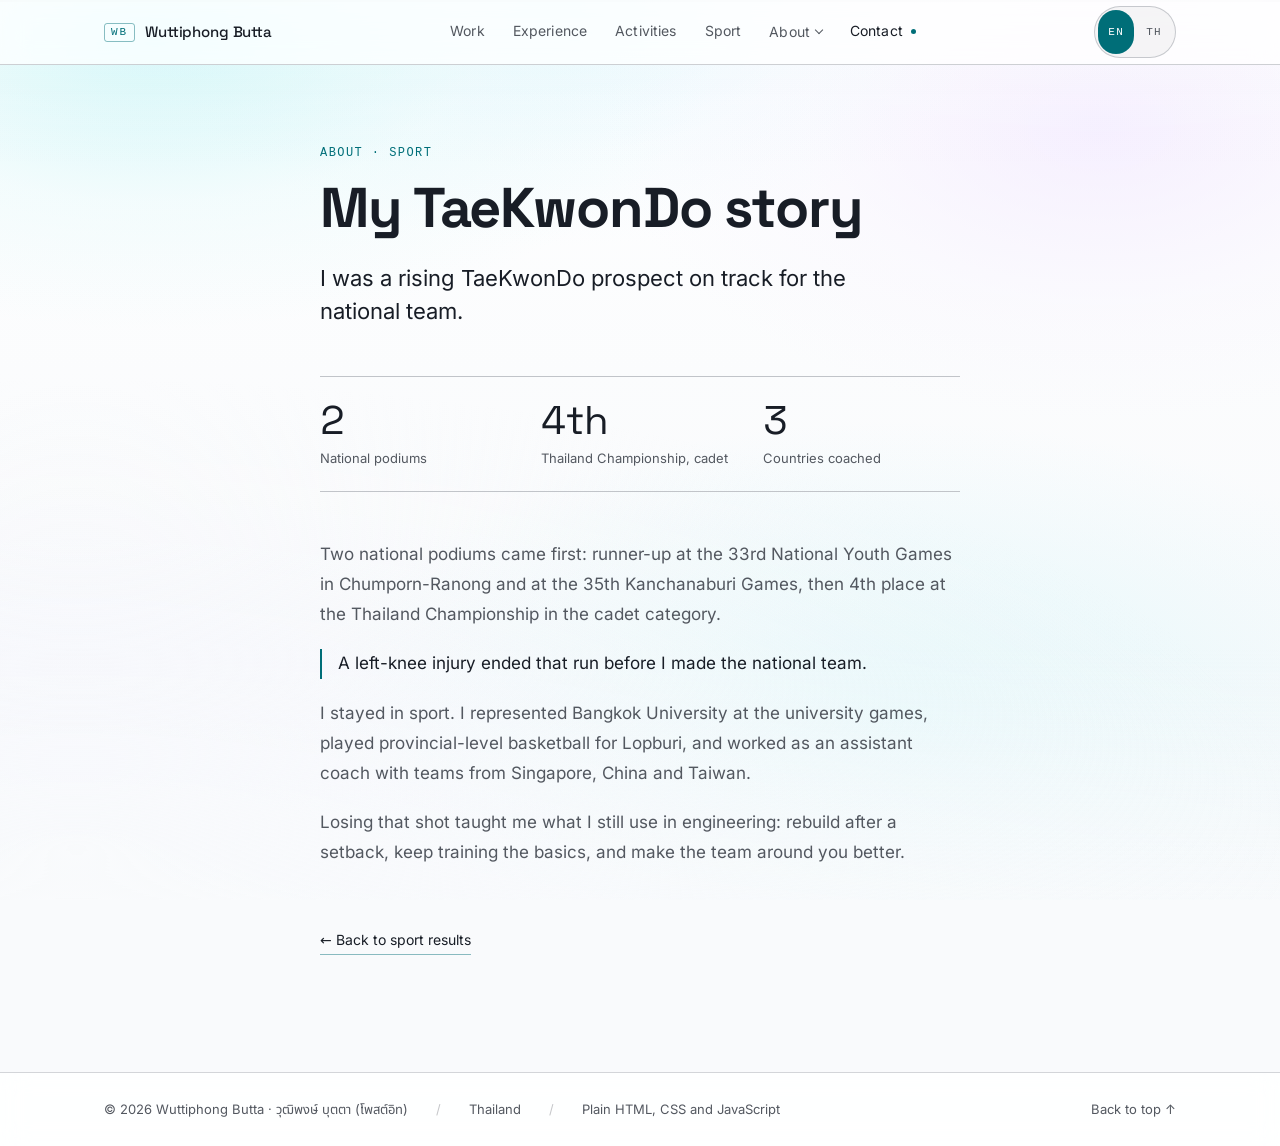
<file: about.html>
<!doctype html>
<html lang="en">
<head>
<meta charset="utf-8" />
<meta name="viewport" content="width=device-width, initial-scale=1" />
<link rel="canonical" href="https://wuttiphongbutta.netlify.app/about.html" />
<title>About — Wuttiphong Butta (วุฒิพงษ์ บุตตา)</title>
<meta name="description" content="Portfolio of Wuttiphong Butta (วุฒิพงษ์ บุตตา, โพสต์อิท) — AI systems, a self-trained open-weights LLM, an accounting pipeline that corrects and validates data before QuickBooks and issues receipts automatically, RAG chatbots and search visibility work across SEO, GEO and AEO." />
<meta name="author" content="Wuttiphong Butta" />
<meta name="robots" content="index, follow, max-image-preview:large" />
<meta name="theme-color" content="#f9fafc" />
<meta name="color-scheme" content="light" />
<meta property="og:type" content="profile" />
<meta property="og:site_name" content="Wuttiphong Butta" />
<meta property="og:title" content="About — Wuttiphong Butta (วุฒิพงษ์ บุตตา)" />
<meta property="og:description" content="Portfolio of Wuttiphong Butta (วุฒิพงษ์ บุตตา, โพสต์อิท) — AI systems, a self-trained open-weights LLM, an accounting pipeline that corrects and validates data before QuickBooks and issues receipts automatically, RAG chatbots and search visibility work across SEO, GEO and AEO." />
<meta property="og:locale" content="en_US" />
<meta property="og:locale:alternate" content="th_TH" />
<meta name="twitter:card" content="summary" />
<meta name="twitter:title" content="About — Wuttiphong Butta (วุฒิพงษ์ บุตตา)" />
<meta name="twitter:description" content="Portfolio of Wuttiphong Butta (วุฒิพงษ์ บุตตา, โพสต์อิท) — AI systems, a self-trained open-weights LLM, an accounting pipeline that corrects and validates data before QuickBooks and issues receipts automatically, RAG chatbots and search visibility work across SEO, GEO and AEO." />
<link rel="stylesheet" href="assets/css/fonts.css">
<link rel="stylesheet" href="assets/css/site.css">
</head>

<body data-title-key="story.meta">

  <div class="aurora" aria-hidden="true"></div>
  <div class="scrim" aria-hidden="true"></div>
  <div class="progress" aria-hidden="true"><i id="progressBar"></i></div>

  <header class="nav" data-od-id="site-header">
  <div class="nav-inner">
    <a class="brand" href="index.html#top" data-od-id="brand-link">
      <span class="mark">WB</span>
      <span class="brand-name">Wuttiphong Butta</span>
    </a>
    <nav class="nav-links" id="navLinks" aria-label="Primary" data-i18n-aria="nav.primary">
      <a href="index.html#work" data-od-id="nav-work" data-i18n="nav.work">Work</a>
      <a href="index.html#experience" data-od-id="nav-experience" data-i18n="nav.experience">Experience</a>
      <a href="index.html#activities" data-od-id="nav-activities" data-i18n="nav.activities">Activities</a>
      <a href="index.html#sports" data-od-id="nav-sports" data-i18n="nav.sports">Sport</a>
      <details class="nav-drop" data-od-id="nav-about">
        <summary data-i18n="nav.about">About</summary>
        <div class="nav-drop-menu">
          <a href="index.html#about" data-i18n="nav.aboutMe">About me</a>
          <a href="about.html" aria-current="page" data-i18n="nav.sportStory">Sport story</a>
        </div>
      </details>
      <a href="index.html#contact" data-od-id="nav-contact" data-i18n="nav.contact">Contact</a>
    </nav>
    <div class="nav-tools">
      <div class="lang" role="group" aria-label="Language" data-i18n-aria="nav.language" data-od-id="lang-switch">
        <button type="button" data-lang="en" aria-pressed="true">EN</button>
        <button type="button" data-lang="th" aria-pressed="false">TH</button>
      </div>
      <button class="menu-btn" type="button" id="menuBtn" aria-expanded="false" aria-controls="navLinks" data-od-id="menu-toggle">
        <span class="bars" aria-hidden="true"></span><span data-i18n="nav.menu">Menu</span>
      </button>
    </div>
  </div>
  </header>

  <main class="story">
    <article class="story-col" id="story">
      <p class="story-kicker" data-reveal data-i18n="story.kicker">About · Sport</p>
      <h1 class="story-title" data-reveal data-i18n="story.title">My TaeKwonDo story</h1>
      <p class="story-lead" data-reveal data-i18n="story.lead">I was a rising TaeKwonDo prospect on track for the national team.</p>

      <dl class="story-stats" data-reveal>
        <div><dt>2</dt><dd data-i18n="story.s1">National podiums</dd></div>
        <div><dt>4th</dt><dd data-i18n="story.s2">Thailand Championship, cadet</dd></div>
        <div><dt>3</dt><dd data-i18n="story.s3">Countries coached</dd></div>
      </dl>

      <div class="story-body" data-reveal>
        <p data-i18n="story.p1">Two national podiums came first: runner-up at the 33rd National Youth Games in Chumporn-Ranong and at the 35th Kanchanaburi Games, then 4th place at the Thailand Championship in the cadet category.</p>
        <p class="story-turn" data-i18n="story.p2">A left-knee injury ended that run before I made the national team.</p>
        <p data-i18n="story.p3">I stayed in sport. I represented Bangkok University at the university games, played provincial-level basketball for Lopburi, and worked as an assistant coach with teams from Singapore, China and Taiwan.</p>
        <p data-i18n="story.p4">Losing that shot taught me what I still use in engineering: rebuild after a setback, keep training the basics, and make the team around you better.</p>
      </div>

      <a class="exp-site story-back" href="index.html#sports"><span class="exp-site-text" data-i18n="story.back">← Back to sport results</span></a>
    </article>
  </main>

  <footer data-od-id="site-footer">
  <div class="foot-inner">
    <span>© 2026 Wuttiphong Butta · <span lang="th">วุฒิพงษ์ บุตตา (โพสต์อิท)</span></span>
    <span class="sep">/</span>
    <span data-i18n="foot.city">Thailand</span>
    <span class="sep">/</span>
    <span data-i18n="foot.render">Plain HTML, CSS and JavaScript</span>
    <a class="push" href="#story" data-od-id="back-to-top" data-i18n="foot.top">Back to top ↑</a>
  </div>
  </footer>

<script src="assets/js/core.js" defer></script>
<script src="assets/js/i18n.js" defer></script>
<script src="assets/js/site.js" defer></script>
</body>
</html>
</file>
<file: assets/css/fonts.css>
@font-face{font-family:'Space Grotesk';font-style:normal;font-weight:300..700;font-display:swap;src:url([data-uri]) format('woff2');}
@font-face{font-family:'Inter';font-style:normal;font-weight:100..900;font-display:swap;src:url([data-uri]) format('woff2');}

@font-face{font-family:'Prompt';font-style:normal;font-weight:500;font-display:swap;src:url([data-uri]) format('woff2');unicode-range:U+02D7,U+0303,U+0331,U+0E01-0E5B,U+200C-200D,U+25CC;}
@font-face{font-family:'Prompt';font-style:normal;font-weight:600;font-display:swap;src:url([data-uri]) format('woff2');unicode-range:U+02D7,U+0303,U+0331,U+0E01-0E5B,U+200C-200D,U+25CC;}
@font-face{font-family:'Noto Sans Thai';font-style:normal;font-weight:300..800;font-display:swap;src:url([data-uri]) format('woff2');unicode-range:U+02D7,U+0303,U+0331,U+0E01-0E5B,U+200C-200D,U+25CC;}
</file>
<file: assets/css/site.css>
:root{
 --bg:      oklch(98.5% 0.003 250);
 --surface: oklch(100% 0 0);
 --fg:      oklch(23% 0.018 262);
 --muted:   oklch(46% 0.014 258);
 --border:  oklch(82% 0.008 258);
 --accent:  oklch(48% 0.105 203);
 --accent-deep: oklch(39% 0.1 203);
 --on-accent: oklch(100% 0 0);

--font-display: 'Space Grotesk', 'Prompt', ui-sans-serif, system-ui, -apple-system, 'Segoe UI', sans-serif;
--font-body:    'Inter', 'Noto Sans Thai', ui-sans-serif, system-ui, -apple-system, 'Segoe UI', sans-serif;
--font-mono:    ui-monospace, 'JetBrains Mono', 'Cascadia Code', Consolas, 'Noto Sans Thai', monospace;

--ease: cubic-bezier(0.2, 0, 0, 1);
--pad: clamp(20px, 5vw, 76px);
--maxw: 1200px;
 --panel: color-mix(in oklab, var(--surface) 82%, transparent);
 color-scheme: light;
}

*,*::before,*::after{ box-sizing:border-box; }

html{
scroll-behavior:smooth;
-webkit-text-size-adjust:100%;
}

body{
margin:0;
min-height:100%;
background:var(--bg);
color:var(--fg);
font-family:var(--font-body);
font-size:16px;
line-height:1.6;
-webkit-font-smoothing:antialiased;
overflow-x:hidden;
}

/* Static aurora field. Painted once by the compositor — no GPU loop, no
   requestAnimationFrame, no shader. The teal / ice / violet curtains are
   layered radial gradients so the page keeps its identity without the
   per-frame cost of the WebGL version. On the light ground the same hues
   are held at very low chroma and high lightness, so they read as a
   pastel tint rather than a wash of colour. */
.aurora{
  position:fixed;
  inset:0;
  z-index:0;
  pointer-events:none;
  background:
    radial-gradient(60% 44% at 12% 4%,   oklch(93% 0.055 200 / 0.72) 0%, oklch(96% 0.03 200 / 0.3) 42%, transparent 74%),
    radial-gradient(46% 38% at 44% 0%,   oklch(95% 0.038 232 / 0.62) 0%, oklch(97% 0.02 232 / 0.26) 44%, transparent 72%),
    radial-gradient(52% 44% at 86% 14%,  oklch(94% 0.048 300 / 0.58) 0%, oklch(96.5% 0.025 300 / 0.26) 44%, transparent 74%),
    radial-gradient(64% 46% at 70% 80%,  oklch(94.5% 0.04 205 / 0.5) 0%, transparent 72%),
    radial-gradient(70% 50% at 6% 90%,   oklch(95% 0.036 288 / 0.46) 0%, transparent 74%),
    linear-gradient(180deg, oklch(100% 0 0) 0%, oklch(99% 0.002 252) 44%, oklch(98% 0.003 254) 100%);
}


.scrim{
 position:fixed;
 inset:0;
 z-index:1;
 pointer-events:none;
 background:
  radial-gradient(130% 70% at 6% 94%, color-mix(in oklab, var(--bg) 86%, transparent) 0%, color-mix(in oklab, var(--bg) 34%, transparent) 48%, transparent 74%),
  linear-gradient(180deg, color-mix(in oklab, var(--bg) 32%, transparent) 0%, transparent 18%, transparent 72%, color-mix(in oklab, var(--bg) 74%, transparent) 100%);
}

.progress{
position:fixed;
top:0; left:0; right:0;
height:2px;
z-index:40;
background:color-mix(in oklab, var(--fg) 8%, transparent);
pointer-events:none;
}
.progress i{
display:block;
height:100%;
width:100%;
transform:scaleX(0);
transform-origin:0 50%;
background:var(--accent);
}

.skip{
position:absolute;
left:-9999px;
top:0;
z-index:60;
padding:12px 18px;
background:var(--surface);
color:var(--fg);
border:1px solid var(--border);
border-radius:4px;
text-decoration:none;
font-size:14px;
}
.skip:focus{ left:16px; top:16px; }

:focus-visible{
outline:2px solid var(--fg);
outline-offset:3px;
border-radius:3px;
}

.wrap{
max-width:var(--maxw);
margin:0 auto;
padding-left:var(--pad);
padding-right:var(--pad);
}

/* ---------- nav ---------- */

.nav{
position:fixed;
top:0; left:0; right:0;
z-index:50;
backdrop-filter:blur(14px) saturate(140%);
-webkit-backdrop-filter:blur(14px) saturate(140%);
 background:color-mix(in oklab, var(--surface) 76%, transparent);
 border-bottom:1px solid color-mix(in oklab, var(--border) 80%, transparent);
}
.nav-inner{
max-width:var(--maxw);
margin:0 auto;
padding:0 var(--pad);
height:64px;
display:flex;
align-items:center;
justify-content:space-between;
gap:24px;
}
.brand{
display:flex;
align-items:baseline;
gap:10px;
font-family:var(--font-display);
font-size:15px;
font-weight:500;
letter-spacing:-0.01em;
color:var(--fg);
text-decoration:none;
min-height:44px;
align-items:center;
}
.brand .mark{
font-family:var(--font-mono);
font-size:11px;
letter-spacing:0.18em;
color:var(--accent);
border:1px solid color-mix(in oklab, var(--accent) 45%, transparent);
border-radius:3px;
padding:3px 6px;
line-height:1;
}
.brand-name{ white-space:nowrap; }

.nav-links{
display:flex;
align-items:center;
gap:4px;
}
.nav-links a{
color:var(--muted);
text-decoration:none;
font-size:14px;
letter-spacing:0.01em;
padding:0 12px;
min-height:44px;
display:inline-flex;
align-items:center;
border-bottom:1px solid transparent;
transition:color 150ms var(--ease), border-color 150ms var(--ease);
}
.nav-links a:hover,
.nav-links a:focus-visible{ color:var(--fg); border-bottom-color:var(--accent); }
.nav-links a:last-child{ color:var(--fg); }
.nav-links a:last-child::after{
content:"";
display:inline-block;
width:5px; height:5px;
margin-left:8px;
border-radius:50%;
background:var(--accent);
vertical-align:middle;
}

.nav-tools{
display:flex;
align-items:center;
gap:12px;
}

.menu-btn{
appearance:none;
display:none;
align-items:center;
gap:8px;
min-height:44px;
padding:0 16px;
border-radius:999px;
border:1px solid color-mix(in oklab, var(--border) 90%, transparent);
background:transparent;
color:var(--fg);
font-family:var(--font-body);
font-size:13px;
letter-spacing:0.02em;
cursor:pointer;
transition:background-color 150ms var(--ease), border-color 150ms var(--ease);
}
.menu-btn:hover{ background:color-mix(in oklab, var(--fg) 8%, transparent); }
.menu-btn .bars{ position:relative; width:14px; height:10px; }
.menu-btn .bars::before,
.menu-btn .bars::after{
content:"";
position:absolute;
left:0; right:0;
height:1.5px;
background:currentColor;
transition:transform 200ms var(--ease);
}
.menu-btn .bars::before{ top:0; }
.menu-btn .bars::after{ bottom:0; }
.menu-btn[aria-expanded="true"] .bars::before{ transform:translateY(4.25px) rotate(45deg); }
.menu-btn[aria-expanded="true"] .bars::after{ transform:translateY(-4.25px) rotate(-45deg); }

/* ---------- language switch ---------- */

.lang{
 display:flex;
 align-items:center;
 gap:2px;
 padding:3px;
 border:1px solid color-mix(in oklab, var(--border) 90%, transparent);
 border-radius:999px;
 background:color-mix(in oklab, var(--fg) 4%, transparent);
}
.lang button{
 appearance:none;
 border:0;
 background:transparent;
 color:var(--muted);
 font-family:var(--font-mono);
 font-size:11px;
 font-weight:500;
 letter-spacing:0.12em;
 line-height:1;
 padding:0 10px;
 height:44px;
 border-radius:999px;
 cursor:pointer;
 transition:color 150ms var(--ease), background-color 150ms var(--ease);
}
.lang button:hover{ color:var(--fg); background:color-mix(in oklab, var(--fg) 8%, transparent); }
.lang button[aria-pressed="true"]{ color:var(--on-accent); background:var(--accent); }
.lang button[aria-pressed="true"]:hover{ color:var(--on-accent); background:var(--accent-deep); }

/* ---------- hero ---------- */


.hero{
position:relative;
z-index:2;
min-height:100svh;
display:flex;
align-items:flex-end;
padding:120px 0 clamp(56px, 9vh, 104px);
}
.hero-inner{ position:relative; width:100%; }
.hero-inner::before{
 content:"";
 position:absolute;
 inset:-34px -40px -24px -40px;
 z-index:-1;
 pointer-events:none;
 background:radial-gradient(
  76% 84% at 18% 52%,
  color-mix(in oklab, var(--bg) 90%, transparent) 0%,
  color-mix(in oklab, var(--bg) 74%, transparent) 42%,
  color-mix(in oklab, var(--bg) 32%, transparent) 74%,
  transparent 96%
 );
}
.kicker{
 font-family:var(--font-mono);
 font-size:12px;
 letter-spacing:0.3em;
 text-transform:uppercase;
 color:var(--accent);
 margin:0 0 22px;
}
.hero h1{
 font-family:var(--font-display);
 font-weight:500;
 font-size:clamp(56px, 12.5vw, 168px);
 line-height:0.9;
 letter-spacing:-0.045em;
 margin:0;
 max-width:12ch;
}
.hero .sub{
 margin:26px 0 0;
 max-width:46ch;
 font-size:clamp(16px, 1.6vw, 20px);
 color:var(--muted);
 line-height:1.55;
}
.hero-meta{
 margin:38px 0 0;
padding:0;
list-style:none;
display:flex;
flex-wrap:wrap;
gap:0;
border-top:1px solid color-mix(in oklab, var(--border) 85%, transparent);
max-width:760px;
}
.hero-meta li{
flex:1 1 200px;
padding:16px 20px 16px 0;
font-family:var(--font-mono);
font-size:12px;
letter-spacing:0.06em;
color:var(--muted);
text-transform:uppercase;
border-right:1px solid color-mix(in oklab, var(--border) 60%, transparent);
}
.hero-meta li:last-child{ border-right:0; }
.hero-meta b{
display:block;
font-family:var(--font-body);
font-size:15px;
letter-spacing:0;
text-transform:none;
color:var(--fg);
font-weight:400;
margin-top:6px;
}
.scroll-cue{
position:absolute;
right:var(--pad);
bottom:34px;
display:flex;
align-items:center;
gap:12px;
font-family:var(--font-mono);
font-size:11px;
letter-spacing:0.24em;
text-transform:uppercase;
color:var(--muted);
}
.scroll-cue .cue-line{
display:block;
width:54px; height:1px;
background:color-mix(in oklab, var(--fg) 35%, transparent);
position:relative;
overflow:hidden;
}
.scroll-cue .cue-line::after{
content:"";
position:absolute;
inset:0;
background:var(--accent);
transform:translateX(-100%);
animation:sweep 2.6s var(--ease) infinite;
}
@keyframes sweep{
0%{ transform:translateX(-100%); }
55%{ transform:translateX(0); }
100%{ transform:translateX(100%); }
}

/* ---------- sections ---------- */

main{ position:relative; z-index:2; }
section{ position:relative; }
section[id]{ scroll-margin-top:78px; }
.panel{
background:var(--panel);
backdrop-filter:blur(18px) saturate(130%);
-webkit-backdrop-filter:blur(18px) saturate(130%);
border-top:1px solid color-mix(in oklab, var(--border) 80%, transparent);
}
.section-head{
display:flex;
align-items:baseline;
gap:20px;
padding:clamp(56px, 9vh, 104px) 0 0;
}
.section-head .num{
font-family:var(--font-mono);
font-size:12px;
letter-spacing:0.24em;
color:var(--accent);
}
.section-head :is(h1,h2){
font-family:var(--font-display);
font-weight:500;
font-size:clamp(30px, 4.4vw, 52px);
line-height:1;
letter-spacing:-0.03em;
margin:0;
}
.section-head .hint{
margin-left:auto;
font-size:13px;
color:var(--muted);
max-width:34ch;
text-align:right;
}

/* ---------- work ---------- */

.work-list{ margin:34px 0 0; }
.work-item{ border-bottom:1px solid color-mix(in oklab, var(--border) 70%, transparent); }
.work-item:first-child{ border-top:1px solid color-mix(in oklab, var(--border) 70%, transparent); }
.work-btn{
appearance:none;
width:100%;
display:grid;
grid-template-columns:58px minmax(0,1.35fr) minmax(0,1fr) 92px 28px;
align-items:center;
gap:20px;
padding:26px 4px;
background:transparent;
border:0;
color:inherit;
text-align:left;
cursor:pointer;
min-height:44px;
transition:background-color 150ms var(--ease);
}
.work-btn:hover{ background:color-mix(in oklab, var(--fg) 6%, transparent); }
.work-btn:focus-visible{ outline:2px solid var(--fg); outline-offset:-2px; }
.work-idx{
font-family:var(--font-mono);
font-size:12px;
letter-spacing:0.14em;
color:var(--muted);
font-variant-numeric:tabular-nums;
transition:color 150ms var(--ease);
}
.work-btn:hover .work-idx{ color:var(--accent); }
.work-title{
font-family:var(--font-display);
font-weight:500;
font-size:clamp(20px, 2.3vw, 28px);
letter-spacing:-0.02em;
line-height:1.15;
color:var(--fg);
transition:transform 150ms var(--ease);
}
.work-btn:hover .work-title{ transform:translateX(4px); }
.work-desc{ font-size:15px; color:var(--muted); }
.work-year{
font-family:var(--font-mono);
font-size:12px;
letter-spacing:0.1em;
color:var(--muted);
text-align:right;
font-variant-numeric:tabular-nums;
}
.work-toggle{
justify-self:end;
position:relative;
width:22px; height:22px;
}
.work-toggle::before,
.work-toggle::after{
content:"";
position:absolute;
left:50%; top:50%;
background:var(--fg);
transform:translate(-50%,-50%);
transition:transform 200ms var(--ease), background-color 150ms var(--ease);
}
.work-toggle::before{ width:13px; height:1.5px; }
.work-toggle::after{ width:1.5px; height:13px; }
.work-btn:hover .work-toggle::before,
.work-btn:hover .work-toggle::after{ background:var(--accent); }
.work-item[data-open="true"] .work-toggle::after{ transform:translate(-50%,-50%) rotate(90deg); }
.work-panel{
display:grid;
grid-template-rows:0fr;
transition:grid-template-rows 300ms var(--ease);
}
.work-item[data-open="true"] .work-panel{ grid-template-rows:1fr; }
.work-panel > div{ overflow:hidden; }
.work-detail{
display:grid;
grid-template-columns:58px minmax(0,1.35fr) minmax(0,1fr) 92px;
gap:20px;
padding:0 4px 30px;
}
.work-detail dl{ margin:0; display:grid; gap:12px; grid-column:2 / 4; }
.work-detail dl div{ display:grid; grid-template-columns:92px minmax(0,1fr); gap:16px; align-items:start; }
.work-detail dt{
font-family:var(--font-mono);
font-size:11px;
letter-spacing:0.16em;
text-transform:uppercase;
color:var(--muted);
padding-top:3px;
}
.work-detail dd{ margin:0; font-size:15px; color:var(--fg); opacity:0.86; }
.work-tags{
grid-column:2 / 4;
display:flex;
flex-wrap:wrap;
gap:8px;
padding-bottom:4px;
}
.work-tags span{
font-family:var(--font-mono);
font-size:11px;
letter-spacing:0.1em;
text-transform:uppercase;
color:var(--muted);
border:1px solid color-mix(in oklab, var(--border) 90%, transparent);
border-radius:999px;
padding:5px 11px;
}
.work-links{
grid-column:2 / 4;
display:grid;
grid-template-columns:92px minmax(0,1fr);
gap:16px;
align-items:center;
margin-top:6px;
padding-top:14px;
border-top:1px solid color-mix(in oklab, var(--border) 55%, transparent);
}
.work-links-label{
font-family:var(--font-mono);
font-size:11px;
letter-spacing:0.16em;
text-transform:uppercase;
color:var(--muted);
}
.work-links-list{ display:flex; flex-wrap:wrap; align-items:center; gap:0 26px; }
.work-link{
display:inline-flex;
align-items:center;
gap:8px;
min-height:44px;
font-size:14px;
color:var(--fg);
text-decoration:none;
transition:color 150ms var(--ease);
}
.work-link-text{
border-bottom:1px solid color-mix(in oklab, var(--accent) 45%, transparent);
padding-bottom:2px;
transition:border-color 150ms var(--ease);
}
.work-link:hover{ color:var(--accent); }
.work-link:hover .work-link-text{ border-bottom-color:var(--accent); }
.work-link-arrow{
font-size:13px;
line-height:1;
color:var(--muted);
transition:transform 150ms var(--ease), color 150ms var(--ease);
}
.work-link:hover .work-link-arrow{ transform:translate(2px,-2px); color:var(--accent); }

/* ---------- experience + activities ---------- */

.exp-list,
.act-list{ margin:34px 0 0; padding:0; list-style:none; }
.exp-item,
.act-item{
  display:grid;
  grid-template-columns:150px minmax(0,1fr);
  gap:22px clamp(24px, 4vw, 60px);
  padding:26px 4px 30px;
  border-bottom:1px solid color-mix(in oklab, var(--border) 70%, transparent);
}
.exp-item:first-child,
.act-item:first-child{ border-top:1px solid color-mix(in oklab, var(--border) 70%, transparent); }
.exp-meta,
.act-meta{ display:flex; flex-direction:column; gap:7px; }
.exp-period,
.act-period{
  font-family:var(--font-mono);
  font-size:13px;
  letter-spacing:0.12em;
  color:var(--fg);
  font-variant-numeric:tabular-nums;
}
.exp-type,
.act-type{
  font-family:var(--font-mono);
  font-size:11px;
  letter-spacing:0.14em;
  text-transform:uppercase;
  color:var(--accent);
}
.exp-place,
.act-place{
  font-size:13px;
  color:var(--muted);
}
.exp-company,
.act-name{
  font-family:var(--font-display);
  font-weight:500;
  font-size:clamp(20px, 2.2vw, 27px);
  letter-spacing:-0.02em;
  line-height:1.25;
  margin:0;
  color:var(--fg);
  display:flex;
  flex-wrap:wrap;
  align-items:baseline;
  gap:6px 20px;
}
.exp-site,
.act-link{
  display:inline-flex;
  align-items:center;
  gap:7px;
  min-height:44px;
  font-family:var(--font-body);
  font-size:14px;
  color:var(--fg);
  text-decoration:none;
  transition:color 150ms var(--ease);
}
.exp-site-text,
.act-link-text{
  border-bottom:1px solid color-mix(in oklab, var(--accent) 45%, transparent);
  padding-bottom:2px;
  transition:border-color 150ms var(--ease);
}
.exp-site:hover,
.act-link:hover{ color:var(--accent); }
.exp-site:hover .exp-site-text,
.act-link:hover .act-link-text{ border-bottom-color:var(--accent); }
.exp-site-arrow,
.act-link-arrow{
  font-size:13px;
  line-height:1;
  color:var(--muted);
  transition:transform 150ms var(--ease), color 150ms var(--ease);
}
.exp-site:hover .exp-site-arrow,
.act-link:hover .act-link-arrow{ transform:translate(2px,-2px); color:var(--accent); }
.exp-role,
.act-role{
  margin:8px 0 0;
  font-size:15px;
  color:var(--fg);
}
.exp-desc,
.act-desc{
  margin:12px 0 0;
  font-size:15px;
  color:var(--muted);
  max-width:64ch;
}
.exp-projects{
  display:grid;
  grid-template-columns:92px minmax(0,1fr);
  gap:16px;
  align-items:center;
  margin-top:20px;
  padding-top:16px;
  border-top:1px solid color-mix(in oklab, var(--border) 55%, transparent);
}
.exp-projects-label,
.act-detail-label{
  font-family:var(--font-mono);
  font-size:11px;
  letter-spacing:0.16em;
  text-transform:uppercase;
  color:var(--muted);
}
.exp-projects-list,
.act-focus-list{ display:flex; flex-wrap:wrap; gap:8px; }
.exp-projects-list span,
.act-focus-list span{
  font-family:var(--font-mono);
  font-size:11px;
  letter-spacing:0.1em;
  text-transform:uppercase;
  color:var(--muted);
  border:1px solid color-mix(in oklab, var(--border) 90%, transparent);
  border-radius:999px;
  padding:5px 11px;
}

/* ---------- activities ---------- */

.act-detail{
  display:grid;
  grid-template-columns:92px minmax(0,1fr);
  gap:16px;
  align-items:start;
  margin-top:20px;
  padding-top:16px;
  border-top:1px solid color-mix(in oklab, var(--border) 55%, transparent);
}
.act-detail-label{ padding-top:5px; }
.act-back{ margin:0; font-size:15px; color:var(--fg); max-width:64ch; }

/* ---------- sports ---------- */

.sport-list{ margin:34px 0 0; padding:0; list-style:none; }
.sport-item{
  display:grid;
  grid-template-columns:150px minmax(0,1fr);
  gap:22px clamp(24px, 4vw, 60px);
  padding:26px 4px 30px;
  border-bottom:1px solid color-mix(in oklab, var(--border) 70%, transparent);
}
.sport-item:first-child{ border-top:1px solid color-mix(in oklab, var(--border) 70%, transparent); }
.sport-meta{ display:flex; flex-direction:column; gap:7px; }
.sport-period{
  font-family:var(--font-mono);
  font-size:13px;
  letter-spacing:0.12em;
  color:var(--fg);
  font-variant-numeric:tabular-nums;
}
.sport-type{
  font-family:var(--font-mono);
  font-size:11px;
  letter-spacing:0.14em;
  text-transform:uppercase;
  color:var(--accent);
}
.sport-main{
  font-family:var(--font-display);
  font-weight:500;
  font-size:clamp(20px, 2.2vw, 27px);
  letter-spacing:-0.02em;
  line-height:1.25;
  margin:0;
  color:var(--fg);
  display:flex;
  flex-wrap:wrap;
  align-items:baseline;
  gap:6px 20px;
}
.sport-name{ margin:0; color:var(--fg); }
.sport-desc{
  margin:12px 0 0;
  font-size:15px;
  color:var(--muted);
  max-width:64ch;
}

/* sport photos */
.sport-media{
  flex:1 0 100%;
  margin:18px 0 0;
  display:grid;
  grid-template-columns:repeat(auto-fit, minmax(150px, 1fr));
  gap:10px;
}
.sport-media img{
  display:block;
  width:100%;
  height:auto;
  aspect-ratio:4 / 3;
  object-fit:cover;
  border-radius:10px;
  border:1px solid color-mix(in oklab, var(--border) 70%, transparent);
  background:color-mix(in oklab, var(--fg) 6%, transparent);
}
.sport-media--single{ grid-template-columns:minmax(0, 360px); }
.sport-media--single img{ aspect-ratio:16 / 9; }

/* swipeable photo strip */
.sport-media--strip{
  display:flex;
  gap:12px;
  min-width:0;
  overflow-x:auto;
  overscroll-behavior-x:contain;
  scroll-snap-type:x mandatory;
  scroll-padding-inline:2px;
  -webkit-overflow-scrolling:touch;
  padding-bottom:10px;
  scrollbar-width:thin;
  scrollbar-color:color-mix(in oklab, var(--fg) 30%, transparent) transparent;
}
.sport-media--strip img{
  flex:0 0 auto;
  width:clamp(180px, 56vw, 260px);
  min-width:0;
  aspect-ratio:1 / 1;
  scroll-snap-align:start;
}
.sport-media--strip::-webkit-scrollbar{ height:8px; }
.sport-media--strip::-webkit-scrollbar-track{ background:transparent; }
.sport-media--strip::-webkit-scrollbar-thumb{
  border-radius:999px;
  background:color-mix(in oklab, var(--fg) 28%, transparent);
}
.sport-media--strip::-webkit-scrollbar-thumb:hover{
  background:color-mix(in oklab, var(--fg) 45%, transparent);
}
.sport-media--strip:focus-visible{
  outline:2px solid var(--accent);
  outline-offset:4px;
  border-radius:12px;
}

/* Reduced motion */
.no-motion .sport-item{ transition:none; }

/* Thai typography */
html[lang="th"] .sport-period{ font-size:12px; }
html[lang="th"] .sport-type{ font-size:11px; }
html[lang="th"] .sport-desc{ line-height:1.85; }

/* ---------- about ---------- */


.about-grid{
display:grid;
grid-template-columns:minmax(0,1.15fr) minmax(0,0.85fr);
gap:clamp(32px, 6vw, 88px);
padding:34px 0 clamp(64px, 10vh, 120px);
}
.about-lead{
font-family:var(--font-display);
font-weight:500;
font-size:clamp(22px, 2.6vw, 32px);
line-height:1.28;
letter-spacing:-0.02em;
margin:0 0 24px;
color:var(--fg);
max-width:22ch;
}
.about-body p{ margin:0 0 16px; color:var(--muted); font-size:16px; max-width:56ch; }
.cap-list{ margin:0; padding:0; list-style:none; border-top:1px solid color-mix(in oklab, var(--border) 70%, transparent); }
.cap-list li{
display:flex;
align-items:baseline;
justify-content:space-between;
gap:20px;
padding:14px 2px;
border-bottom:1px solid color-mix(in oklab, var(--border) 70%, transparent);
}
.cap-list span{ font-size:15px; color:var(--fg); }
.cap-list em{
font-family:var(--font-mono);
font-style:normal;
font-size:11px;
letter-spacing:0.14em;
text-transform:uppercase;
color:var(--muted);
}
.tool-row{
margin:26px 0 0;
font-family:var(--font-mono);
font-size:12px;
letter-spacing:0.08em;
color:var(--muted);
line-height:2;
}

/* ---------- contact ---------- */

.contact{ text-align:center; }
.contact .kicker{ color:var(--muted); }
.contact h2{
font-family:var(--font-display);
font-weight:500;
font-size:clamp(34px, 6vw, 76px);
line-height:1.02;
letter-spacing:-0.04em;
margin:0 auto;
max-width:16ch;
}
.contact p{
margin:22px auto 0;
max-width:44ch;
color:var(--muted);
font-size:17px;
}
.btn{
  display:inline-flex;
  align-items:center;
  gap:12px;
  margin-top:36px;
  padding:16px 28px;
  min-height:52px;
  max-width:100%;
  border-radius:999px;
  background:var(--accent);
  color:var(--on-accent);
  font-size:16px;
  font-weight:500;
  text-decoration:none;
  border:1px solid var(--accent);
  transition:background-color 150ms var(--ease), border-color 150ms var(--ease), transform 150ms var(--ease);
}
.btn:hover{
  background:var(--accent-deep);
  border-color:var(--accent-deep);
  color:var(--on-accent);
  transform:translateY(-1px);
}
.btn svg{ width:16px; height:16px; flex:none; }
.contact-note{
margin:22px 0 0;
font-family:var(--font-mono);
font-size:11px;
letter-spacing:0.12em;
text-transform:uppercase;
color:var(--muted);
}

/* ---------- footer ---------- */

footer{
position:relative;
z-index:2;
border-top:1px solid color-mix(in oklab, var(--border) 70%, transparent);
 background:color-mix(in oklab, var(--surface) 84%, transparent);
 backdrop-filter:blur(14px);
 -webkit-backdrop-filter:blur(14px);
}
.foot-inner{
max-width:var(--maxw);
margin:0 auto;
padding:26px var(--pad);
display:flex;
flex-wrap:wrap;
align-items:center;
gap:14px 28px;
font-size:13px;
color:var(--muted);
}
.foot-inner a{ color:var(--muted); text-decoration:none; transition:color 150ms var(--ease); }
.foot-inner a:hover{ color:var(--fg); }
.foot-inner .sep{ color:color-mix(in oklab, var(--fg) 25%, transparent); }
.foot-inner .push{ margin-left:auto; }

/* ---------- reveal ---------- */

[data-reveal]{
opacity:0;
transform:translateY(18px);
transition:opacity 460ms var(--ease), transform 460ms var(--ease);
transition-delay:var(--d, 0ms);
}
[data-reveal].is-in{ opacity:1; transform:none; }
.no-motion [data-reveal]{ opacity:1; transform:none; transition:none; }

/* ---------- responsive ---------- */


@media (max-width: 900px){
  .work-btn{ grid-template-columns:44px minmax(0,1fr) 74px 24px; gap:14px; }
  .work-desc{ grid-column:2 / 3; grid-row:2; font-size:14px; margin-top:-6px; }
  .work-year{ grid-column:3; grid-row:1; }
  .work-toggle{ grid-column:4; grid-row:1; }
  .work-detail{ grid-template-columns:44px minmax(0,1fr); }
  .work-detail dl, .work-tags, .work-links{ grid-column:2 / 3; }
  .exp-item,
  .act-item{ grid-template-columns:118px minmax(0,1fr); gap:16px; }
  .section-head{ flex-wrap:wrap; }
  .section-head .hint{ margin-left:0; text-align:left; flex-basis:100%; }
  .about-grid{ grid-template-columns:1fr; }
  .scroll-cue{ display:none; }
}

@media (max-width: 900px){
  .nav-links a{ padding:0 8px; font-size:13px; }
}


@media (max-width: 720px){
.nav-inner{ height:58px; }
.menu-btn{ display:inline-flex; }
.nav-links{
  position:absolute;
  top:58px; left:0; right:0;
  display:none;
  flex-direction:column;
  align-items:stretch;
  gap:0;
  padding:8px var(--pad) 16px;
  background:color-mix(in oklab, var(--surface) 94%, transparent);
  backdrop-filter:blur(16px);
  -webkit-backdrop-filter:blur(16px);
  border-bottom:1px solid color-mix(in oklab, var(--border) 80%, transparent);
}
.nav-links.is-open{ display:flex; }
.nav-links a{
  min-height:48px;
  padding:0 2px;
  border-bottom:1px solid color-mix(in oklab, var(--border) 45%, transparent);
}
.nav-links a:last-child{ border-bottom:0; }
.lang{ padding:1px; }
.lang button{ height:40px; padding:0 9px; }
.nav-inner{ gap:12px; }
.hero{ min-height:92svh; }
.hero-meta li{ flex:1 1 100%; border-right:0; border-bottom:1px solid color-mix(in oklab, var(--border) 50%, transparent); padding-right:0; }
.hero-meta li:last-child{ border-bottom:0; }
.foot-inner{ flex-direction:column; align-items:flex-start; }
.foot-inner .push{ margin-left:0; }
}

@media (max-width: 560px){
  .brand-name{ display:none; }
  .menu-btn{ padding:0 12px; }
  .lang button{ height:36px; padding:0 8px; font-size:10px; letter-spacing:0.1em; }
  .btn{ font-size:14px; padding:14px 18px; gap:9px; }
  .exp-item,
  .act-item{ grid-template-columns:1fr; gap:12px; padding:24px 4px 28px; }
  .exp-meta,
  .act-meta{ flex-direction:row; flex-wrap:wrap; align-items:baseline; gap:6px 14px; }
  .exp-projects,
  .act-detail{ grid-template-columns:1fr; gap:10px; }
  .act-detail-label{ padding-top:0; }
}

@media (prefers-reduced-motion: reduce){
html{ scroll-behavior:auto; }
*,*::before,*::after{
  animation-duration:0.001ms !important;
  animation-iteration-count:1 !important;
  transition-duration:0.001ms !important;
}
[data-reveal]{ opacity:1; transform:none; }
.scroll-cue .cue-line::after{ animation:none; transform:none; }
.work-link:hover .work-link-arrow,
.exp-site:hover .exp-site-arrow,
.act-link:hover .act-link-arrow,
.work-btn:hover .work-title{ transform:none; }
}

/* ---------- language swap ---------- */

main, .nav-links, .foot-inner{ transition:opacity 120ms var(--ease); }
body.is-swapping main,
body.is-swapping .nav-links,
body.is-swapping .foot-inner{ opacity:0.18; }

/* ---------- Thai typography ---------- */

html[lang="th"] body{ line-height:1.85; }

html[lang="th"] :is(h1,h2,h3){ letter-spacing:0; }
html[lang="th"] .hero h1{ line-height:1.24; }
html[lang="th"] .section-head :is(h1,h2){ line-height:1.32; }
html[lang="th"] .contact h2{ line-height:1.3; }
html[lang="th"] .work-title{ line-height:1.5; }
html[lang="th"] .exp-company,
html[lang="th"] .act-name{ line-height:1.5; }
html[lang="th"] .about-lead{ line-height:1.55; }
html[lang="th"] .hero .sub{ line-height:1.8; }
html[lang="th"] :is(.about-body p,.work-detail dd,.contact p,.exp-desc,.exp-role,.act-desc,.act-role,.act-back){ line-height:1.85; }

html[lang="th"] :is(
.kicker, .hero-meta li, .work-detail dt, .work-tags span,
.cap-list em, .contact-note, .scroll-cue, .work-links-label,
.exp-type, .exp-projects-label, .exp-projects-list span,
.act-type, .act-detail-label, .act-focus-list span
){
  letter-spacing:0.02em;
  text-transform:none;
}
html[lang="th"] :is(.work-detail dt,.work-tags span,.cap-list em,.contact-note,.work-links-label,.exp-type,.exp-projects-label,.exp-projects-list span,.act-type,.act-detail-label,.act-focus-list span){ font-size:12px; }

html[lang="th"] :is(h1,h2,h3,p,li,dd,dt,span,a){ overflow-wrap:break-word; }
html[lang="th"] .cap-list em{ overflow-wrap:anywhere; }
html[lang="th"] .tool-row{ letter-spacing:0.04em; }

.contact-links{ display:flex; flex-wrap:wrap; gap:12px 20px; margin-top:24px; }
.exp-proj{ flex-basis:100%; }
.exp-proj summary{ display:inline-flex; align-items:center; gap:6px; cursor:pointer; list-style:none; }
.exp-proj summary::-webkit-details-marker{ display:none; }
.exp-proj summary:hover span{ color:var(--fg); }
.exp-proj summary:focus-visible{ outline:2px solid currentColor; outline-offset:3px; }
.exp-proj .sport-media{ margin-top:12px; }

.nav-drop{ position:relative; }
.nav-drop summary{ list-style:none; cursor:pointer; color:var(--muted); font-size:14px; letter-spacing:0.01em; padding:0 12px; min-height:44px; display:inline-flex; align-items:center; gap:6px; }
.nav-drop summary::-webkit-details-marker{ display:none; }
.nav-drop summary::after{ content:""; width:6px; height:6px; border-right:1.5px solid currentColor; border-bottom:1.5px solid currentColor; transform:translateY(-2px) rotate(45deg); transition:transform 150ms var(--ease); }
.nav-drop[open] summary::after{ transform:translateY(1px) rotate(-135deg); }
.nav-drop summary:hover, .nav-drop summary:focus-visible, .nav-drop[open] summary{ color:var(--fg); }
.nav-drop-menu{ position:absolute; top:100%; left:0; min-width:180px; display:flex; flex-direction:column; padding:6px; background:var(--surface); border:1px solid var(--border); border-radius:10px; box-shadow:0 8px 24px color-mix(in oklab, var(--fg) 10%, transparent); z-index:20; }
.nav-drop-menu a:last-child{ color:var(--muted); }
.nav-drop-menu a:last-child::after{ content:none; }
.nav-drop-menu a[aria-current="page"]{ color:var(--fg); }
@media (max-width:720px){
  .nav-drop summary{ min-height:48px; width:100%; }
  .nav-drop-menu{ position:static; box-shadow:none; border:0; background:transparent; padding:0 0 0 12px; }
}

/* about.html — single reading column */
.story{ padding:clamp(120px, 16vh, 180px) var(--pad) clamp(80px, 12vh, 140px); }
.story-col{ max-width:640px; margin:0 auto; }
.story-kicker{ font-family:var(--font-mono); font-size:12px; letter-spacing:0.12em; text-transform:uppercase; color:var(--accent); margin:0 0 16px; }
.story-title{ font-family:var(--font-display); font-size:clamp(36px, 6vw, 56px); line-height:1.05; letter-spacing:-0.02em; margin:0 0 24px; text-wrap:balance; }
.story-lead{ font-size:clamp(19px, 2.2vw, 22px); line-height:1.5; color:var(--fg); margin:0 0 48px; text-wrap:pretty; }
.story-stats{ display:grid; grid-template-columns:repeat(3, 1fr); gap:24px; margin:0 0 48px; padding:24px 0; border-top:1px solid var(--border); border-bottom:1px solid var(--border); }
.story-stats div{ margin:0; }
.story-stats dt{ font-family:var(--font-display); font-size:clamp(28px, 4vw, 40px); line-height:1; color:var(--fg); font-variant-numeric:tabular-nums; }
.story-stats dd{ margin:8px 0 0; font-size:13px; line-height:1.4; color:var(--muted); }
.story-body p{ font-size:17px; line-height:1.75; color:var(--muted); margin:0 0 20px; max-width:65ch; }
.story-body .story-turn{ color:var(--fg); padding-left:16px; border-left:2px solid var(--accent); }
.story-back{ margin-top:32px; }
html[lang="th"] .story-body p, html[lang="th"] .story-lead{ line-height:1.9; }
@media (max-width:520px){ .story-stats{ gap:16px; } .story-stats dd{ font-size:12px; } }
.exp-item.has-proj{ cursor:pointer; }
.exp-item.has-proj .sport-media{ cursor:auto; }

/* card chevron: shows the card opens */
.exp-item.has-proj{ position:relative; padding-right:44px; }
.exp-item.has-proj::after{
  content:""; position:absolute; top:34px; right:14px;
  width:9px; height:9px;
  border-right:2px solid var(--muted); border-bottom:2px solid var(--muted);
  transform:rotate(45deg); transition:transform 200ms var(--ease), border-color 150ms var(--ease);
}
.exp-item.has-proj:hover::after{ border-color:var(--fg); }
.exp-item.has-proj:has(.exp-proj[open])::after{ transform:translateY(4px) rotate(-135deg); }
/* let the photo strip scroll inside the card instead of stretching it */
.exp-main, .exp-projects-list, .exp-proj{ min-width:0; }
.exp-proj{ max-width:100%; }
/* strip arrows (desktop) */
.strip-wrap{ position:relative; flex:1 0 100%; min-width:0; max-width:100%; }
.strip-btn{
  position:absolute; top:calc(50% - 5px); transform:translateY(-50%);
  width:36px; height:36px; border-radius:50%; border:1px solid var(--border);
  background:color-mix(in oklab, var(--surface) 92%, transparent); color:var(--fg);
  display:grid; place-items:center; cursor:pointer; z-index:2; font-size:18px; line-height:1;
}
.strip-btn:hover{ border-color:var(--fg); }
.strip-btn:focus-visible{ outline:2px solid var(--accent); outline-offset:2px; }
.strip-btn[disabled]{ opacity:0; pointer-events:none; }
.strip-btn--prev{ left:6px; } .strip-btn--next{ right:6px; }
@media (hover:none){ .strip-btn{ display:none; } }
/* keep the "Projects" label level with the first project when photos open */
.exp-projects{ align-items:start; }
/* photos start under the "Projects" label, not under the project name */
.exp-proj .strip-wrap{ margin-left:calc(-92px - 16px); }
@media (max-width: 560px){ .exp-proj .strip-wrap{ margin-left:0; } }

/* FAQ */
.faq-list{ margin-top:34px; border-top:1px solid color-mix(in oklab, var(--border) 70%, transparent); }
.faq-item{ border-bottom:1px solid color-mix(in oklab, var(--border) 70%, transparent); }
.faq-item summary{ list-style:none; cursor:pointer; display:flex; justify-content:space-between; gap:16px; padding:20px 4px; font-size:17px; color:var(--fg); }
.faq-item summary::-webkit-details-marker{ display:none; }
.faq-item summary::after{ content:""; flex:none; width:8px; height:8px; margin-top:6px; border-right:2px solid var(--muted); border-bottom:2px solid var(--muted); transform:rotate(45deg); transition:transform 200ms var(--ease); }
.faq-item[open] summary::after{ transform:translateY(3px) rotate(-135deg); }
.faq-item summary:focus-visible{ outline:2px solid var(--accent); outline-offset:2px; }
.faq-item p{ margin:0; padding:0 4px 22px; max-width:70ch; color:var(--muted); line-height:1.75; }
html[lang="th"] .faq-item p{ line-height:1.9; }
/* mobile: single column that can shrink, so photo strips scroll instead of overflowing */
@media (max-width: 560px){
  .exp-item, .act-item, .sport-item, .exp-projects, .act-detail{ grid-template-columns:minmax(0,1fr); }
  .sport-item{ gap:12px; padding:24px 4px 28px; }
  .act-main, .sport-main{ min-width:0; }
}
/* hero glow bleeds 40px past the edge; clip it so phones get no sideways scroll */
.hero{ overflow-x:clip; }
html{ overflow-x:clip; }
</file>
